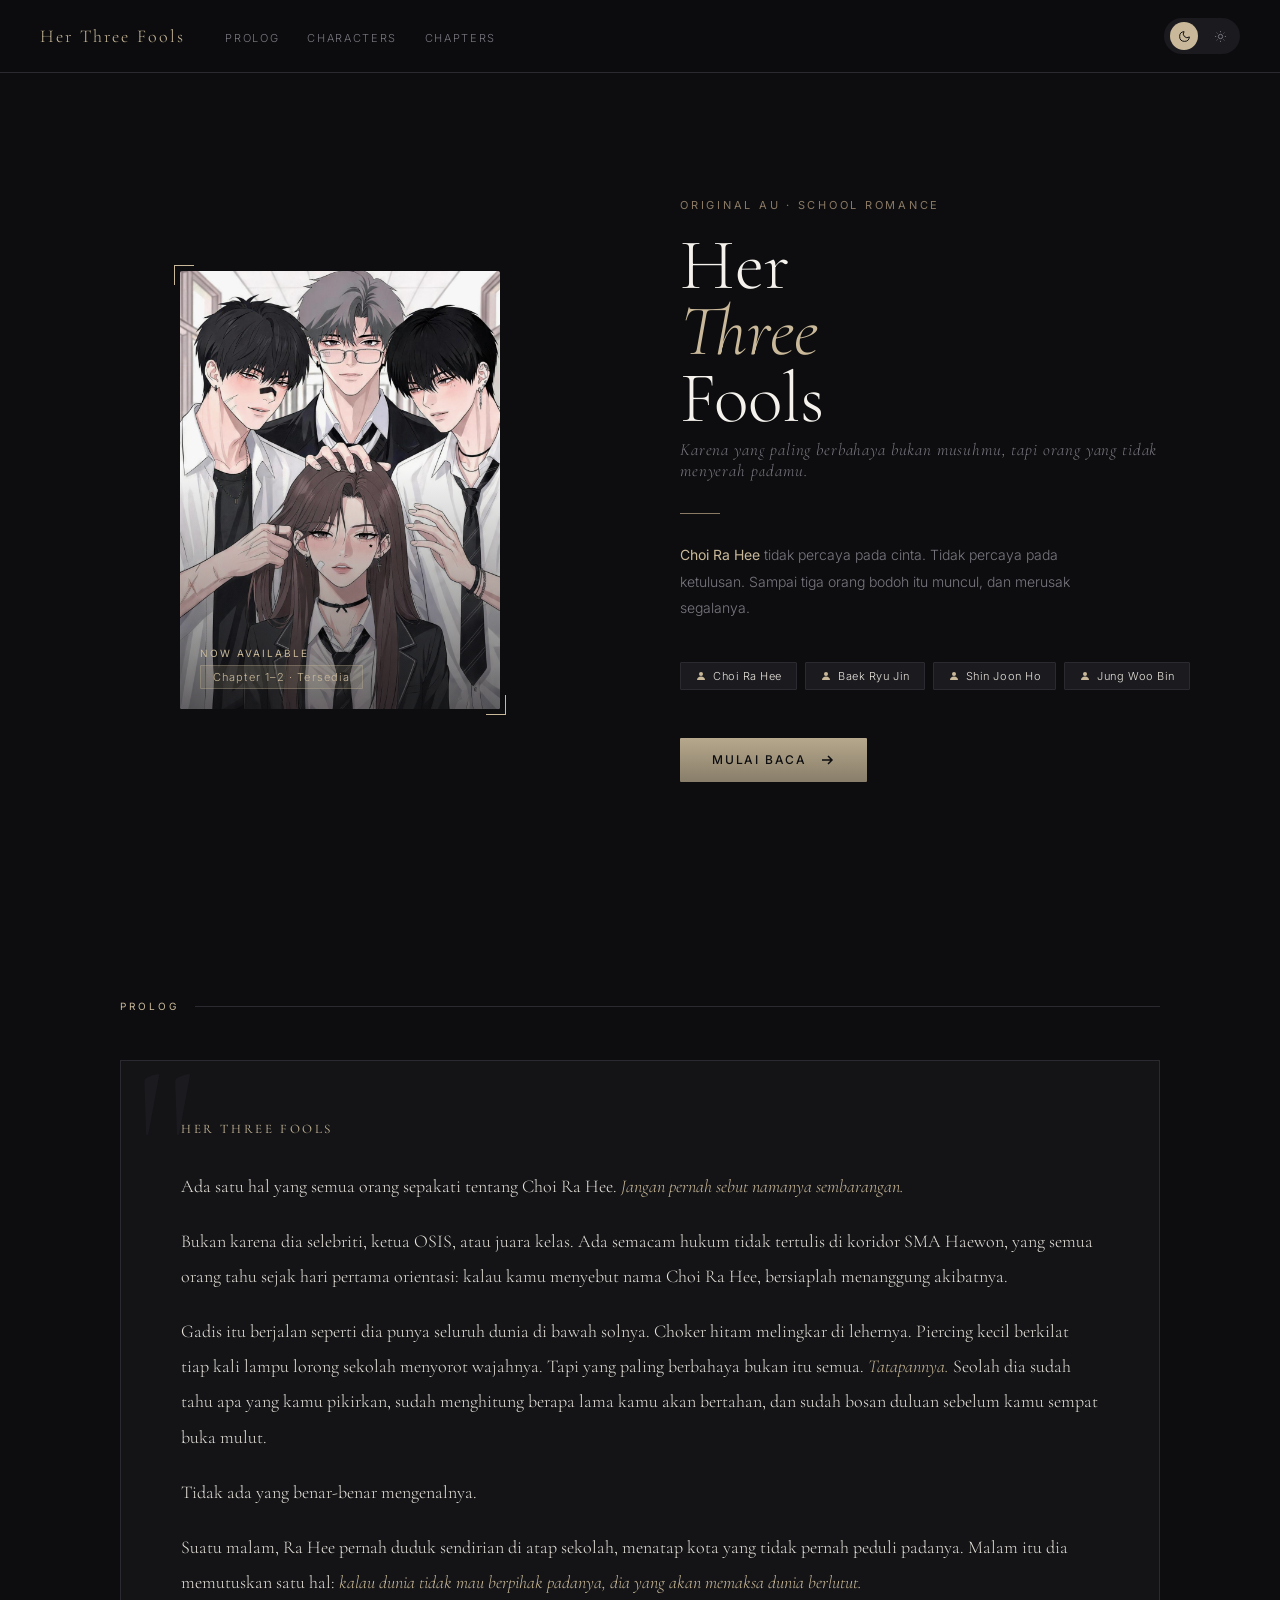
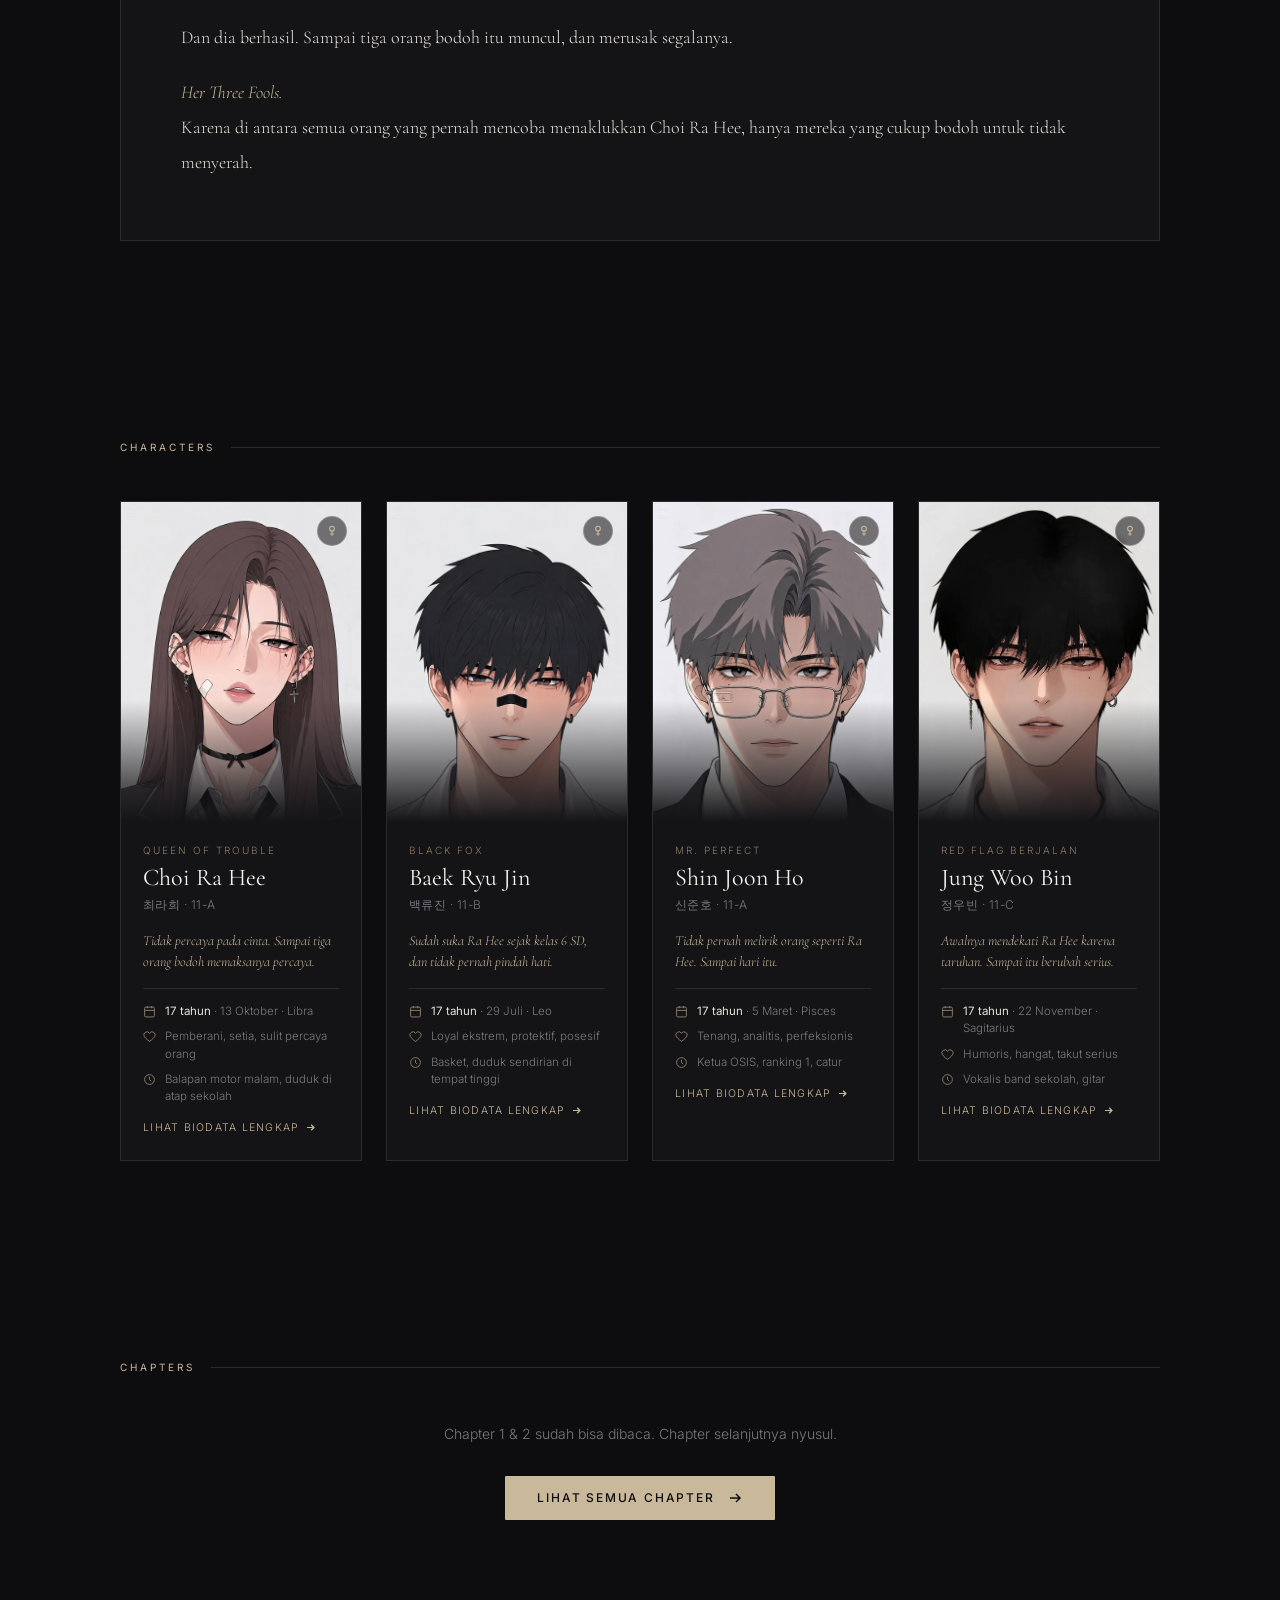
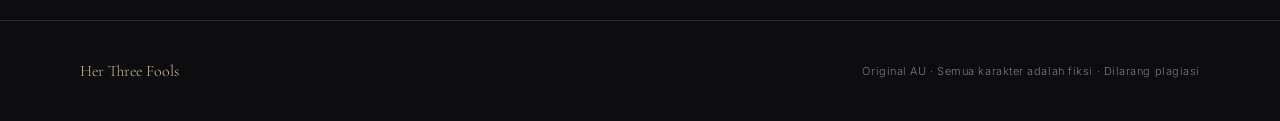
<file: index.html>
<!DOCTYPE html>
<html lang="id" data-theme="dark">

<head>
    <meta charset="UTF-8" />
    <meta name="viewport" content="width=device-width, initial-scale=1.0" />
    <title>Her Three Fools</title>
    <link
        href="https://fonts.googleapis.com/css2?family=Cormorant+Garamond:ital,wght@0,300;0,400;0,600;1,300;1,400&family=Inter:wght@300;400;500&display=swap"
        rel="stylesheet" />
    <link rel="stylesheet" href="assets/style.css" />
</head>

<body>

    <nav>
        <div class="nav-left">
            <a class="nav-logo" href="index.html">Her Three Fools</a>
            <ul class="nav-links">
                <li><a href="index.html#prolog">Prolog</a></li>
                <li><a href="index.html#characters">Characters</a></li>
                <li><a href="chapters.html">Chapters</a></li>
            </ul>
        </div>
        <div class="nav-right">
            <button class="theme-toggle" onclick="toggleTheme()" title="Ganti tema"
                style="cursor:pointer;border:none;font-family:'Inter',sans-serif;">
                <div class="toggle-icon" id="icon-dark">
                    <svg width="13" height="13" viewBox="0 0 24 24" fill="none" stroke="currentColor"
                        stroke-width="1.8">
                        <path d="M21 12.79A9 9 0 1111.21 3 7 7 0 0021 12.79z" /></svg>
                </div>
                <div class="toggle-icon" id="icon-light">
                    <svg width="13" height="13" viewBox="0 0 24 24" fill="none" stroke="currentColor"
                        stroke-width="1.8">
                        <circle cx="12" cy="12" r="4" />
                        <path
                            d="M12 2v2M12 20v2M4.93 4.93l1.41 1.41M17.66 17.66l1.41 1.41M2 12h2M20 12h2M6.34 17.66l-1.41 1.41M19.07 4.93l-1.41 1.41" />
                    </svg>
                </div>
            </button>
            <button class="hamburger-btn" onclick="openMobileMenu()" aria-label="Menu">
                <svg width="16" height="16" viewBox="0 0 24 24" fill="none" stroke="currentColor" stroke-width="1.8">
                    <path d="M3 6h18M3 12h18M3 18h18" /></svg>
            </button>
        </div>
    </nav>

    <div class="menu-overlay" id="menu-overlay" onclick="closeMobileMenu()"></div>
    <div class="mobile-menu" id="mobile-menu">
        <button class="mobile-close" onclick="closeMobileMenu()" aria-label="Tutup menu">
            <svg width="14" height="14" viewBox="0 0 24 24" fill="none" stroke="currentColor" stroke-width="1.8">
                <path d="M6 6l12 12M18 6L6 18" /></svg>
        </button>
        <a href="index.html#prolog">Prolog</a>
        <a href="index.html#characters">Characters</a>
        <a href="chapters.html">Chapters</a>
    </div>

    <section class="hero">
        <div class="hero-poster">
            <div class="poster-frame">
                <img src="poster.jpg" alt="Her Three Fools Poster" id="poster-img" />
                <div class="poster-overlay"></div>
                <div class="poster-label">
                    <div class="poster-tag">Now Available</div>
                    <div class="poster-chapter-badge">Chapter 1&ndash;2 &middot; Tersedia</div>
                </div>
            </div>
        </div>

        <div class="hero-text">
            <div class="hero-eyebrow">Original AU &middot; School Romance</div>
            <h1 class="hero-title">Her<br /><em>Three</em><br />Fools</h1>
            <p class="hero-subtitle">Karena yang paling berbahaya bukan musuhmu, tapi orang yang tidak menyerah
                padamu.</p>
            <div class="hero-divider"></div>
            <p class="hero-desc">
                <strong>Choi Ra Hee</strong> tidak percaya pada cinta. Tidak percaya pada ketulusan. Sampai tiga
                orang bodoh itu muncul, dan merusak segalanya.
            </p>
            <div class="cast-row">
                <a class="cast-chip" href="characters/choi-ra-hee.html"><svg width="12" height="12" viewBox="0 0 24 24"
                        fill="currentColor">
                        <circle cx="12" cy="8" r="4" />
                        <path d="M4 20c0-4.4 3.6-7 8-7s8 2.6 8 7" /></svg><span>Choi Ra Hee</span></a>
                <a class="cast-chip" href="characters/baek-ryu-jin.html"><svg width="12" height="12" viewBox="0 0 24 24"
                        fill="currentColor">
                        <circle cx="12" cy="8" r="4" />
                        <path d="M4 20c0-4.4 3.6-7 8-7s8 2.6 8 7" /></svg><span>Baek Ryu Jin</span></a>
                <a class="cast-chip" href="characters/shin-joon-ho.html"><svg width="12" height="12" viewBox="0 0 24 24"
                        fill="currentColor">
                        <circle cx="12" cy="8" r="4" />
                        <path d="M4 20c0-4.4 3.6-7 8-7s8 2.6 8 7" /></svg><span>Shin Joon Ho</span></a>
                <a class="cast-chip" href="characters/jung-woo-bin.html"><svg width="12" height="12" viewBox="0 0 24 24"
                        fill="currentColor">
                        <circle cx="12" cy="8" r="4" />
                        <path d="M4 20c0-4.4 3.6-7 8-7s8 2.6 8 7" /></svg><span>Jung Woo Bin</span></a>
            </div>
            <a class="btn-read" href="chapters.html">
                Mulai Baca
                <svg width="16" height="16" viewBox="0 0 16 16" fill="none" stroke="currentColor" stroke-width="1.5">
                    <path d="M3 8h10M9 4l4 4-4 4" />
                </svg>
            </a>
        </div>
    </section>

    <!-- PROLOG -->
    <section class="section" id="prolog">
        <div class="section-label"><span>Prolog</span></div>
        <div class="prolog-card">
            <div class="prolog-title">Her Three Fools</div>
            <div class="prolog-text">
                <p>Ada satu hal yang semua orang sepakati tentang Choi Ra Hee. <span class="highlight">Jangan
                        pernah sebut namanya sembarangan.</span></p>
                <p>Bukan karena dia selebriti, ketua OSIS, atau juara kelas. Ada semacam hukum
                    tidak tertulis di koridor SMA Haewon, yang semua orang tahu sejak hari pertama orientasi: kalau
                    kamu menyebut nama Choi Ra Hee, bersiaplah menanggung akibatnya.</p>
                <p>Gadis itu berjalan seperti dia punya seluruh dunia di bawah solnya. Choker hitam melingkar di
                    lehernya. Piercing kecil berkilat tiap kali lampu lorong sekolah menyorot wajahnya. Tapi yang
                    paling berbahaya bukan itu semua. <span class="highlight">Tatapannya.</span> Seolah dia sudah
                    tahu apa yang kamu pikirkan, sudah menghitung berapa lama kamu akan bertahan, dan sudah bosan
                    duluan sebelum kamu sempat buka mulut.</p>
                <p>Tidak ada yang benar-benar mengenalnya.</p>
                <p>Suatu malam, Ra Hee pernah duduk sendirian di atap sekolah, menatap kota yang tidak pernah
                    peduli padanya. Malam itu dia memutuskan satu hal: <span class="highlight">kalau dunia tidak mau
                        berpihak padanya, dia yang akan memaksa dunia berlutut.</span></p>
                <p>Dan dia berhasil. Sampai tiga orang bodoh itu muncul, dan merusak segalanya.</p>
                <p><span class="highlight">Her Three Fools.</span><br />Karena di antara semua orang yang pernah
                    mencoba menaklukkan Choi Ra Hee, hanya mereka yang cukup bodoh untuk tidak menyerah.</p>
            </div>
        </div>
    </section>

    <!-- CHARACTERS -->
    <section class="section" id="characters">
        <div class="section-label"><span>Characters</span></div>
        <div class="characters-grid">
            <a class="char-card" href="characters/choi-ra-hee.html">
                <div class="char-photo-wrap">
                    <img src="assets/images/choi-ra-hee.jpg" alt="Choi Ra Hee" />
                    <div class="char-photo-fade"></div>
                    <div class="char-icon-badge" title="Cast"><svg width="14" height="14" viewBox="0 0 24 24"
                            fill="none" stroke="currentColor" stroke-width="1.8">
                            <circle cx="12" cy="8" r="4" />
                            <path d="M12 12v8M9 17h6" /></svg></div>
                </div>
                <div class="char-body">
                    <div class="char-alias">Queen of Trouble</div>
                    <div class="char-name">Choi Ra Hee</div>
                    <div class="char-name-kr">최라희 · 11-A</div>
                    <p class="char-tagline">Tidak percaya pada cinta. Sampai tiga orang bodoh memaksanya percaya.</p>
                    <div class="char-meta-list">
                        <div class="char-meta-row"><svg width="13" height="13" viewBox="0 0 24 24" fill="none"
                                stroke="currentColor" stroke-width="1.8">
                                <rect x="3" y="4" width="18" height="18" rx="2" />
                                <path d="M16 2v4M8 2v4M3 10h18" /></svg><span><b>17 tahun</b> · 13 Oktober ·
                                Libra</span></div>
                        <div class="char-meta-row"><svg width="13" height="13" viewBox="0 0 24 24" fill="none"
                                stroke="currentColor" stroke-width="1.8">
                                <path
                                    d="M12 21s-7-4.6-9.5-9A5.5 5.5 0 0112 6a5.5 5.5 0 019.5 6c-2.5 4.4-9.5 9-9.5 9z" />
                            </svg><span>Pemberani, setia, sulit percaya orang</span></div>
                        <div class="char-meta-row"><svg width="13" height="13" viewBox="0 0 24 24" fill="none"
                                stroke="currentColor" stroke-width="1.8">
                                <circle cx="12" cy="12" r="9" />
                                <path d="M12 7v5l3 3" /></svg><span>Balapan motor malam, duduk di atap sekolah</span>
                        </div>
                    </div>
                    <div class="char-more-link">Lihat biodata lengkap <svg width="11" height="11" viewBox="0 0 16 16"
                            fill="none" stroke="currentColor" stroke-width="1.8">
                            <path d="M3 8h10M9 4l4 4-4 4" /></svg></div>
                </div>
            </a>
            <a class="char-card" href="characters/baek-ryu-jin.html">
                <div class="char-photo-wrap">
                    <img src="assets/images/baek-ryu-jin.jpg" alt="Baek Ryu Jin" />
                    <div class="char-photo-fade"></div>
                    <div class="char-icon-badge" title="Cast"><svg width="14" height="14" viewBox="0 0 24 24"
                            fill="none" stroke="currentColor" stroke-width="1.8">
                            <circle cx="12" cy="8" r="4" />
                            <path d="M12 12v8M9 17h6" /></svg></div>
                </div>
                <div class="char-body">
                    <div class="char-alias">Black Fox</div>
                    <div class="char-name">Baek Ryu Jin</div>
                    <div class="char-name-kr">백류진 · 11-B</div>
                    <p class="char-tagline">Sudah suka Ra Hee sejak kelas 6 SD, dan tidak pernah pindah hati.</p>
                    <div class="char-meta-list">
                        <div class="char-meta-row"><svg width="13" height="13" viewBox="0 0 24 24" fill="none"
                                stroke="currentColor" stroke-width="1.8">
                                <rect x="3" y="4" width="18" height="18" rx="2" />
                                <path d="M16 2v4M8 2v4M3 10h18" /></svg><span><b>17 tahun</b> · 29 Juli · Leo</span>
                        </div>
                        <div class="char-meta-row"><svg width="13" height="13" viewBox="0 0 24 24" fill="none"
                                stroke="currentColor" stroke-width="1.8">
                                <path
                                    d="M12 21s-7-4.6-9.5-9A5.5 5.5 0 0112 6a5.5 5.5 0 019.5 6c-2.5 4.4-9.5 9-9.5 9z" />
                            </svg><span>Loyal ekstrem, protektif, posesif</span></div>
                        <div class="char-meta-row"><svg width="13" height="13" viewBox="0 0 24 24" fill="none"
                                stroke="currentColor" stroke-width="1.8">
                                <circle cx="12" cy="12" r="9" />
                                <path d="M12 7v5l3 3" /></svg><span>Basket, duduk sendirian di tempat tinggi</span>
                        </div>
                    </div>
                    <div class="char-more-link">Lihat biodata lengkap <svg width="11" height="11" viewBox="0 0 16 16"
                            fill="none" stroke="currentColor" stroke-width="1.8">
                            <path d="M3 8h10M9 4l4 4-4 4" /></svg></div>
                </div>
            </a>
            <a class="char-card" href="characters/shin-joon-ho.html">
                <div class="char-photo-wrap">
                    <img src="assets/images/shin-joon-ho.jpg" alt="Shin Joon Ho" />
                    <div class="char-photo-fade"></div>
                    <div class="char-icon-badge" title="Cast"><svg width="14" height="14" viewBox="0 0 24 24"
                            fill="none" stroke="currentColor" stroke-width="1.8">
                            <circle cx="12" cy="8" r="4" />
                            <path d="M12 12v8M9 17h6" /></svg></div>
                </div>
                <div class="char-body">
                    <div class="char-alias">Mr. Perfect</div>
                    <div class="char-name">Shin Joon Ho</div>
                    <div class="char-name-kr">신준호 · 11-A</div>
                    <p class="char-tagline">Tidak pernah melirik orang seperti Ra Hee. Sampai hari itu.</p>
                    <div class="char-meta-list">
                        <div class="char-meta-row"><svg width="13" height="13" viewBox="0 0 24 24" fill="none"
                                stroke="currentColor" stroke-width="1.8">
                                <rect x="3" y="4" width="18" height="18" rx="2" />
                                <path d="M16 2v4M8 2v4M3 10h18" /></svg><span><b>17 tahun</b> · 5 Maret · Pisces</span>
                        </div>
                        <div class="char-meta-row"><svg width="13" height="13" viewBox="0 0 24 24" fill="none"
                                stroke="currentColor" stroke-width="1.8">
                                <path
                                    d="M12 21s-7-4.6-9.5-9A5.5 5.5 0 0112 6a5.5 5.5 0 019.5 6c-2.5 4.4-9.5 9-9.5 9z" />
                            </svg><span>Tenang, analitis, perfeksionis</span></div>
                        <div class="char-meta-row"><svg width="13" height="13" viewBox="0 0 24 24" fill="none"
                                stroke="currentColor" stroke-width="1.8">
                                <circle cx="12" cy="12" r="9" />
                                <path d="M12 7v5l3 3" /></svg><span>Ketua OSIS, ranking 1, catur</span></div>
                    </div>
                    <div class="char-more-link">Lihat biodata lengkap <svg width="11" height="11" viewBox="0 0 16 16"
                            fill="none" stroke="currentColor" stroke-width="1.8">
                            <path d="M3 8h10M9 4l4 4-4 4" /></svg></div>
                </div>
            </a>
            <a class="char-card" href="characters/jung-woo-bin.html">
                <div class="char-photo-wrap">
                    <img src="assets/images/jung-woo-bin.jpg" alt="Jung Woo Bin" />
                    <div class="char-photo-fade"></div>
                    <div class="char-icon-badge" title="Cast"><svg width="14" height="14" viewBox="0 0 24 24"
                            fill="none" stroke="currentColor" stroke-width="1.8">
                            <circle cx="12" cy="8" r="4" />
                            <path d="M12 12v8M9 17h6" /></svg></div>
                </div>
                <div class="char-body">
                    <div class="char-alias">Red Flag Berjalan</div>
                    <div class="char-name">Jung Woo Bin</div>
                    <div class="char-name-kr">정우빈 · 11-C</div>
                    <p class="char-tagline">Awalnya mendekati Ra Hee karena taruhan. Sampai itu berubah serius.</p>
                    <div class="char-meta-list">
                        <div class="char-meta-row"><svg width="13" height="13" viewBox="0 0 24 24" fill="none"
                                stroke="currentColor" stroke-width="1.8">
                                <rect x="3" y="4" width="18" height="18" rx="2" />
                                <path d="M16 2v4M8 2v4M3 10h18" /></svg><span><b>17 tahun</b> · 22 November ·
                                Sagitarius</span></div>
                        <div class="char-meta-row"><svg width="13" height="13" viewBox="0 0 24 24" fill="none"
                                stroke="currentColor" stroke-width="1.8">
                                <path
                                    d="M12 21s-7-4.6-9.5-9A5.5 5.5 0 0112 6a5.5 5.5 0 019.5 6c-2.5 4.4-9.5 9-9.5 9z" />
                            </svg><span>Humoris, hangat, takut serius</span></div>
                        <div class="char-meta-row"><svg width="13" height="13" viewBox="0 0 24 24" fill="none"
                                stroke="currentColor" stroke-width="1.8">
                                <circle cx="12" cy="12" r="9" />
                                <path d="M12 7v5l3 3" /></svg><span>Vokalis band sekolah, gitar</span></div>
                    </div>
                    <div class="char-more-link">Lihat biodata lengkap <svg width="11" height="11" viewBox="0 0 16 16"
                            fill="none" stroke="currentColor" stroke-width="1.8">
                            <path d="M3 8h10M9 4l4 4-4 4" /></svg></div>
                </div>
            </a>
        </div>
    </section>

    <!-- CTA KE HALAMAN CHAPTERS -->
    <section class="section" id="chapters-cta" style="text-align:center;">
        <div class="section-label"><span>Chapters</span></div>
        <p class="hero-desc" style="max-width:480px;margin:0 auto 28px;">
            Chapter 1 &amp; 2 sudah bisa dibaca. Chapter selanjutnya nyusul.
        </p>
        <a class="btn-read" href="chapters.html">
            Lihat Semua Chapter
            <svg width="16" height="16" viewBox="0 0 16 16" fill="none" stroke="currentColor" stroke-width="1.5">
                <path d="M3 8h10M9 4l4 4-4 4" />
            </svg>
        </a>
    </section>

    <footer>
        <div class="footer-title">Her Three Fools</div>
        <div class="footer-note">Original AU &middot; Semua karakter adalah fiksi &middot; Dilarang plagiasi</div>
    </footer>

    <script src="assets/site.js"></script>
    <script>
        const img = document.getElementById('poster-img');
        img.onerror = function () {
            this.style.display = 'none';
            const ph = document.createElement('div');
            ph.style.cssText =
                'width:100%;aspect-ratio:2/3;background:var(--surface2);display:flex;flex-direction:column;align-items:center;justify-content:center;gap:12px;border-radius:2px;color:var(--border);';
            ph.innerHTML =
                `<svg width="32" height="32" viewBox="0 0 24 24" fill="none" stroke="currentColor" stroke-width="1"><rect x="3" y="3" width="18" height="18" rx="1"/><circle cx="8.5" cy="8.5" r="1.5"/><path d="M21 15l-5-5L5 21"/></svg><span style="font-size:11px;letter-spacing:0.1em;text-transform:uppercase;font-family:'Inter',sans-serif">Poster</span>`;
            this.parentElement.insertBefore(ph, this.parentElement.querySelector('.poster-overlay'));
        };
    </script>
</body>

</html>
</file>
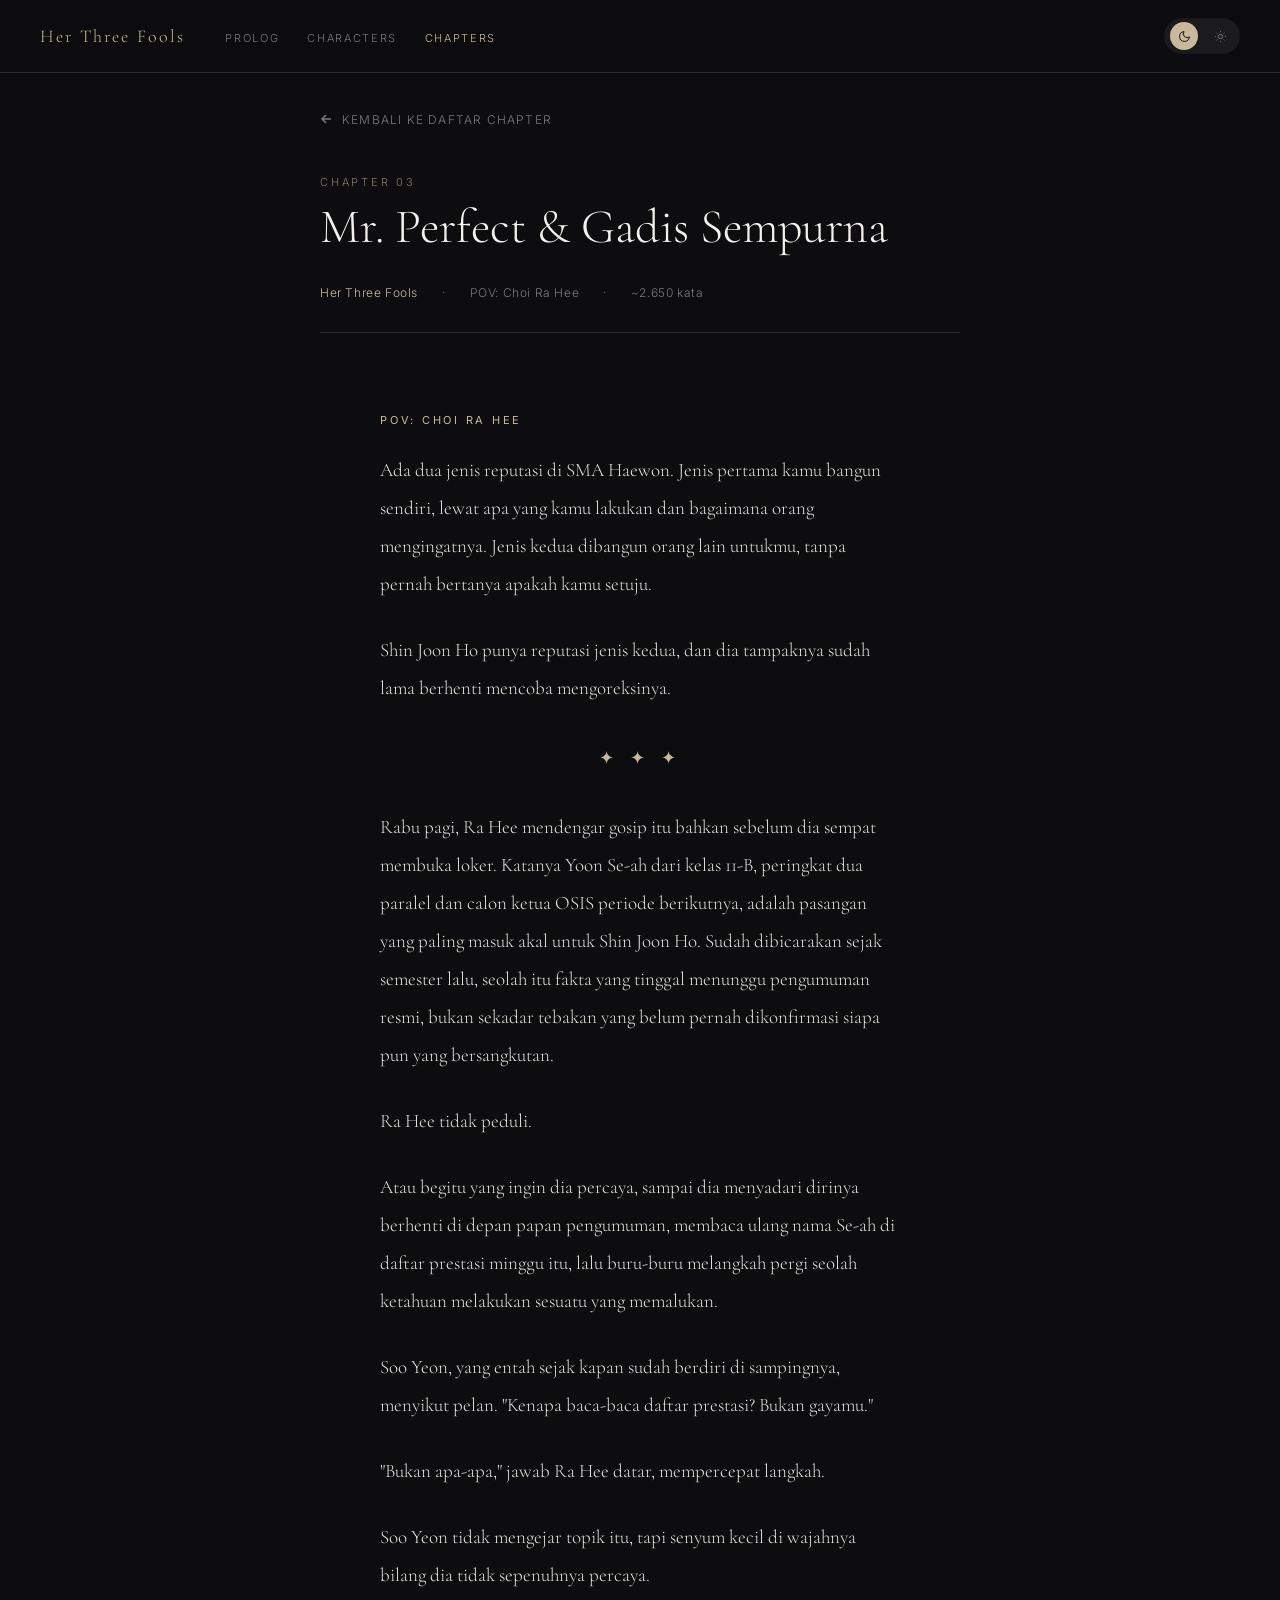
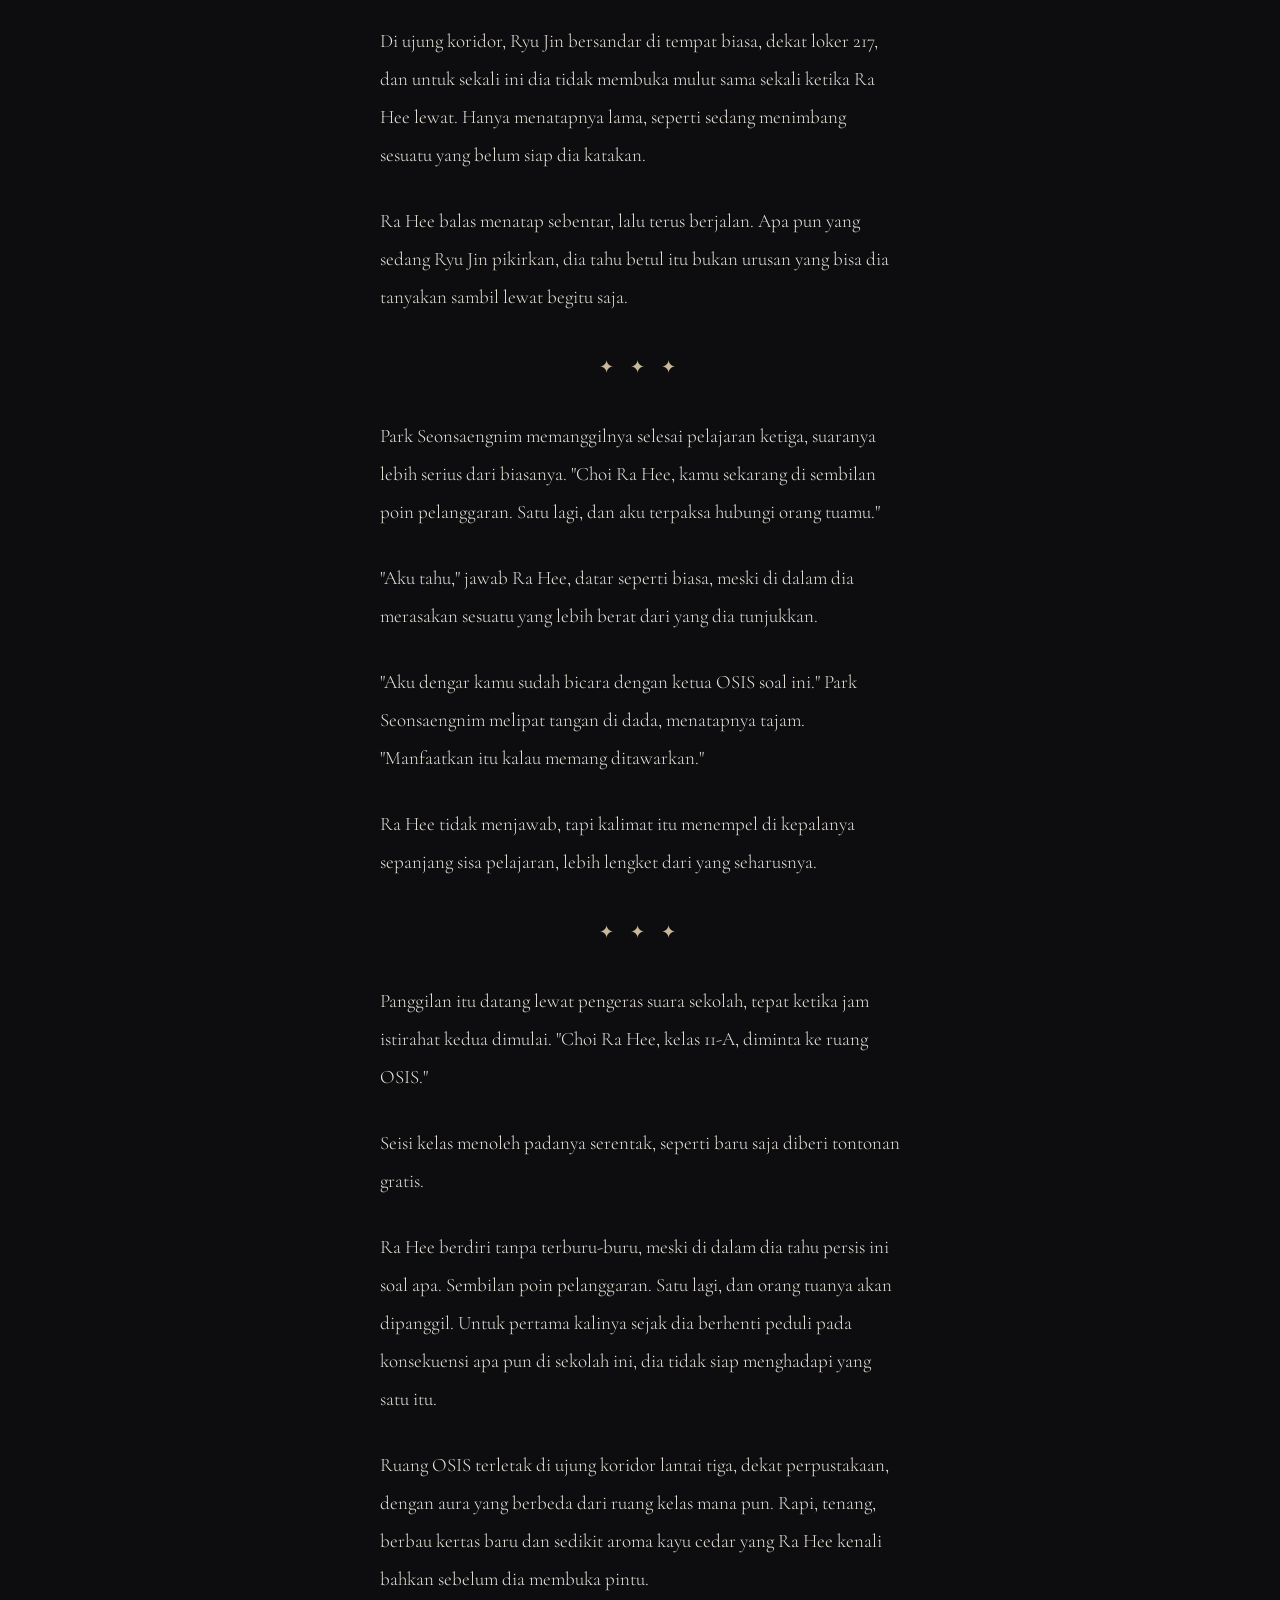
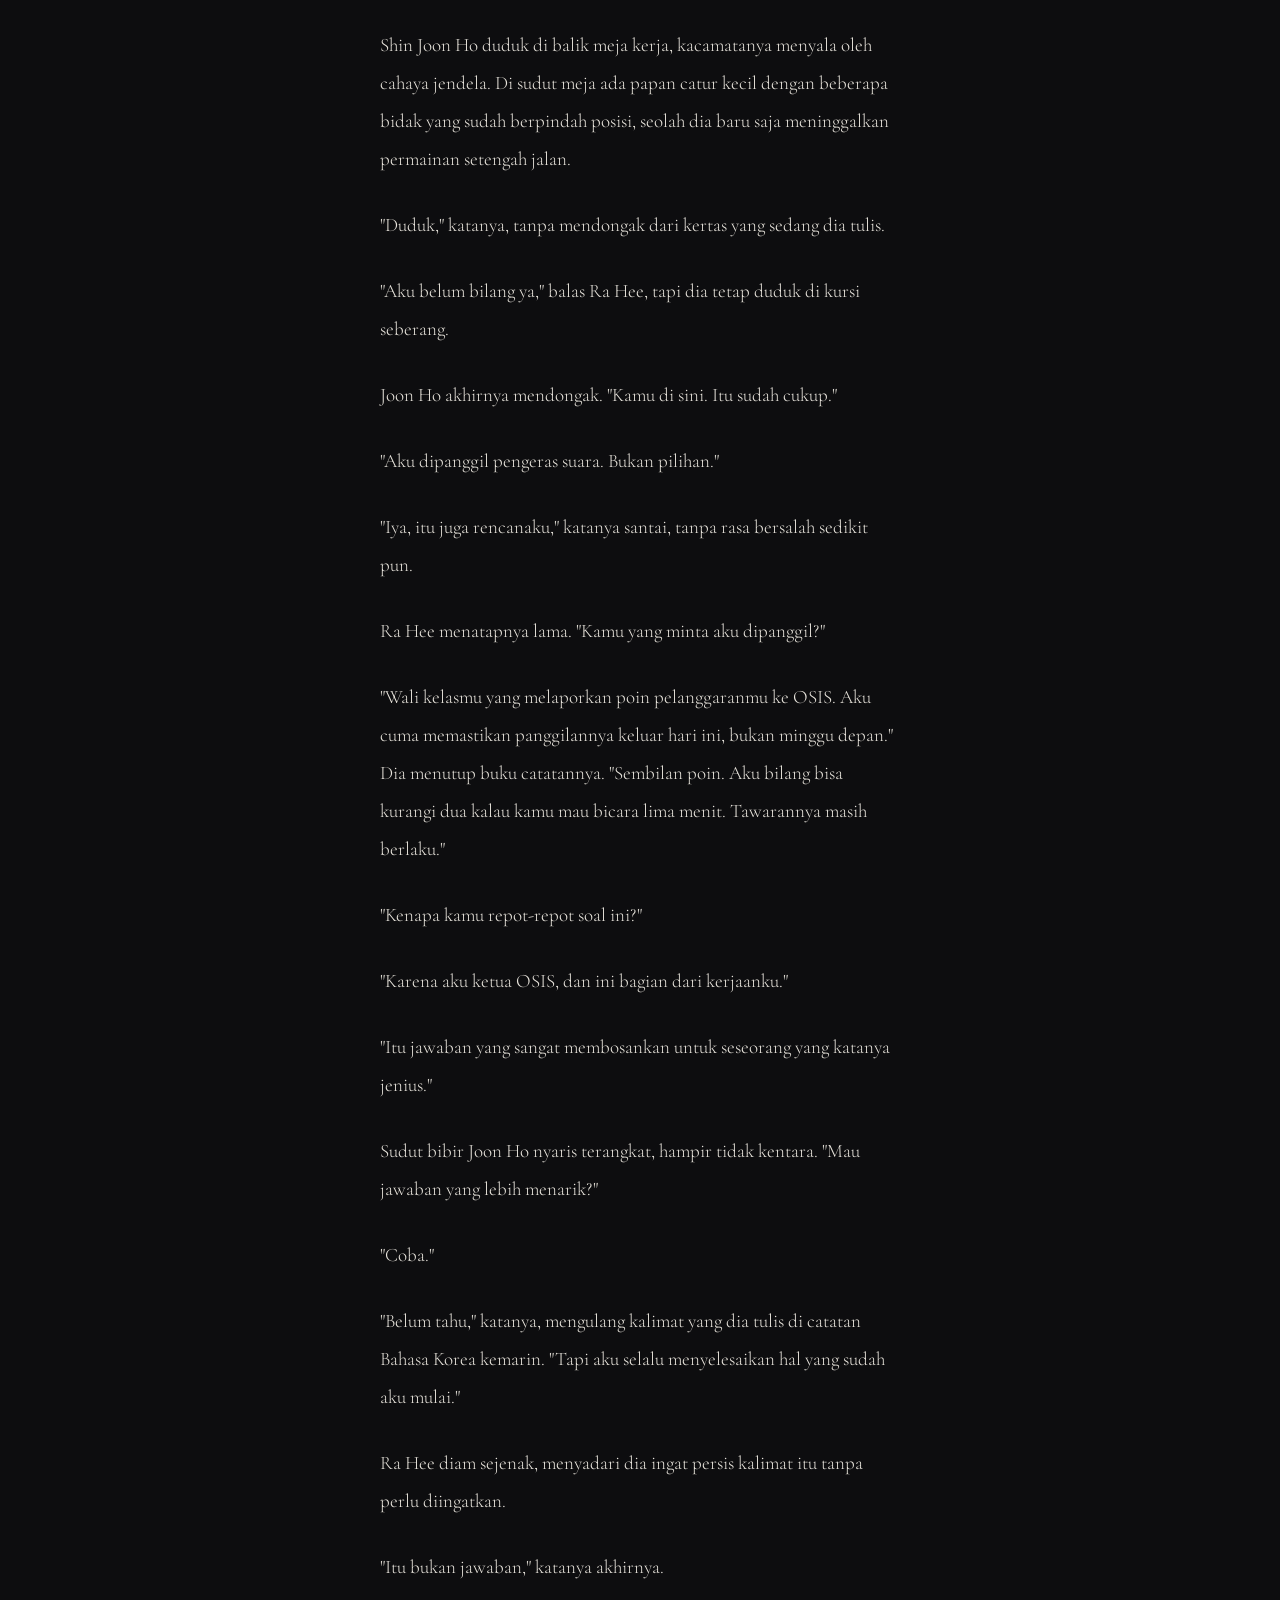
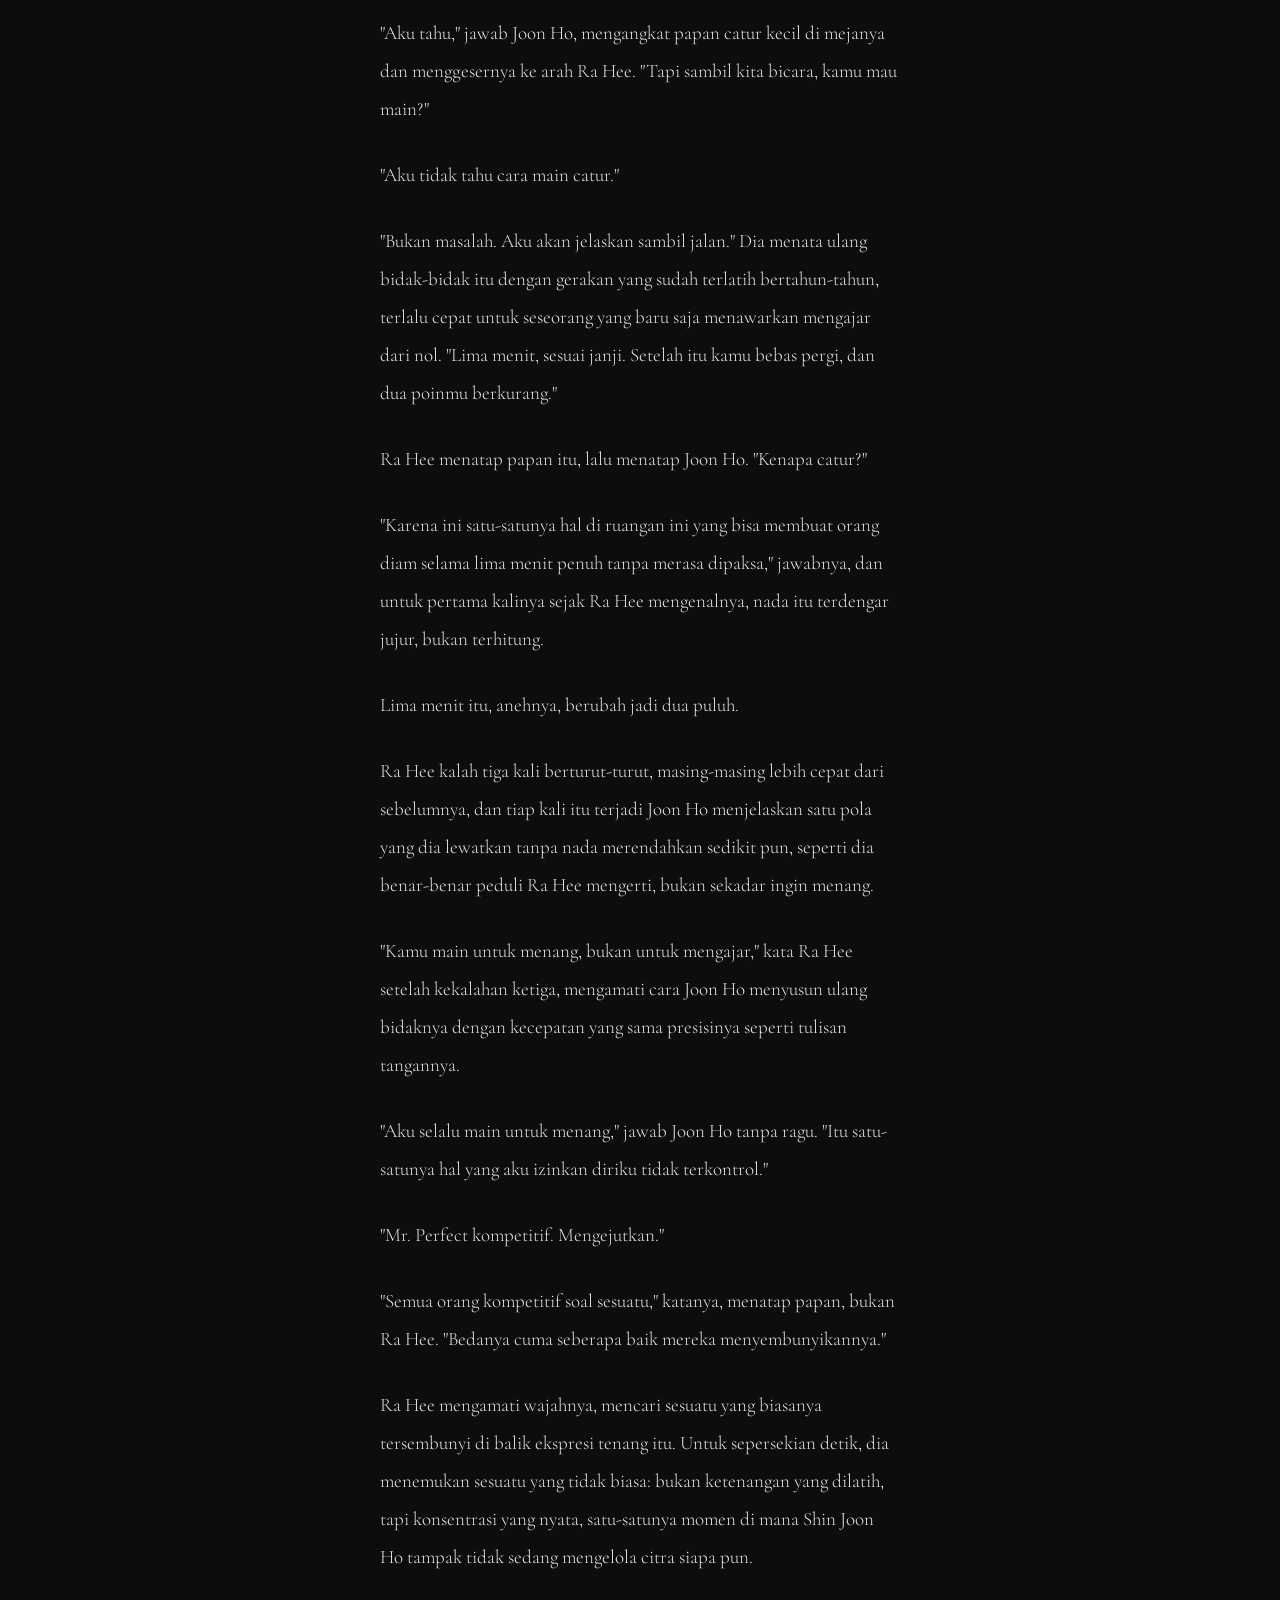
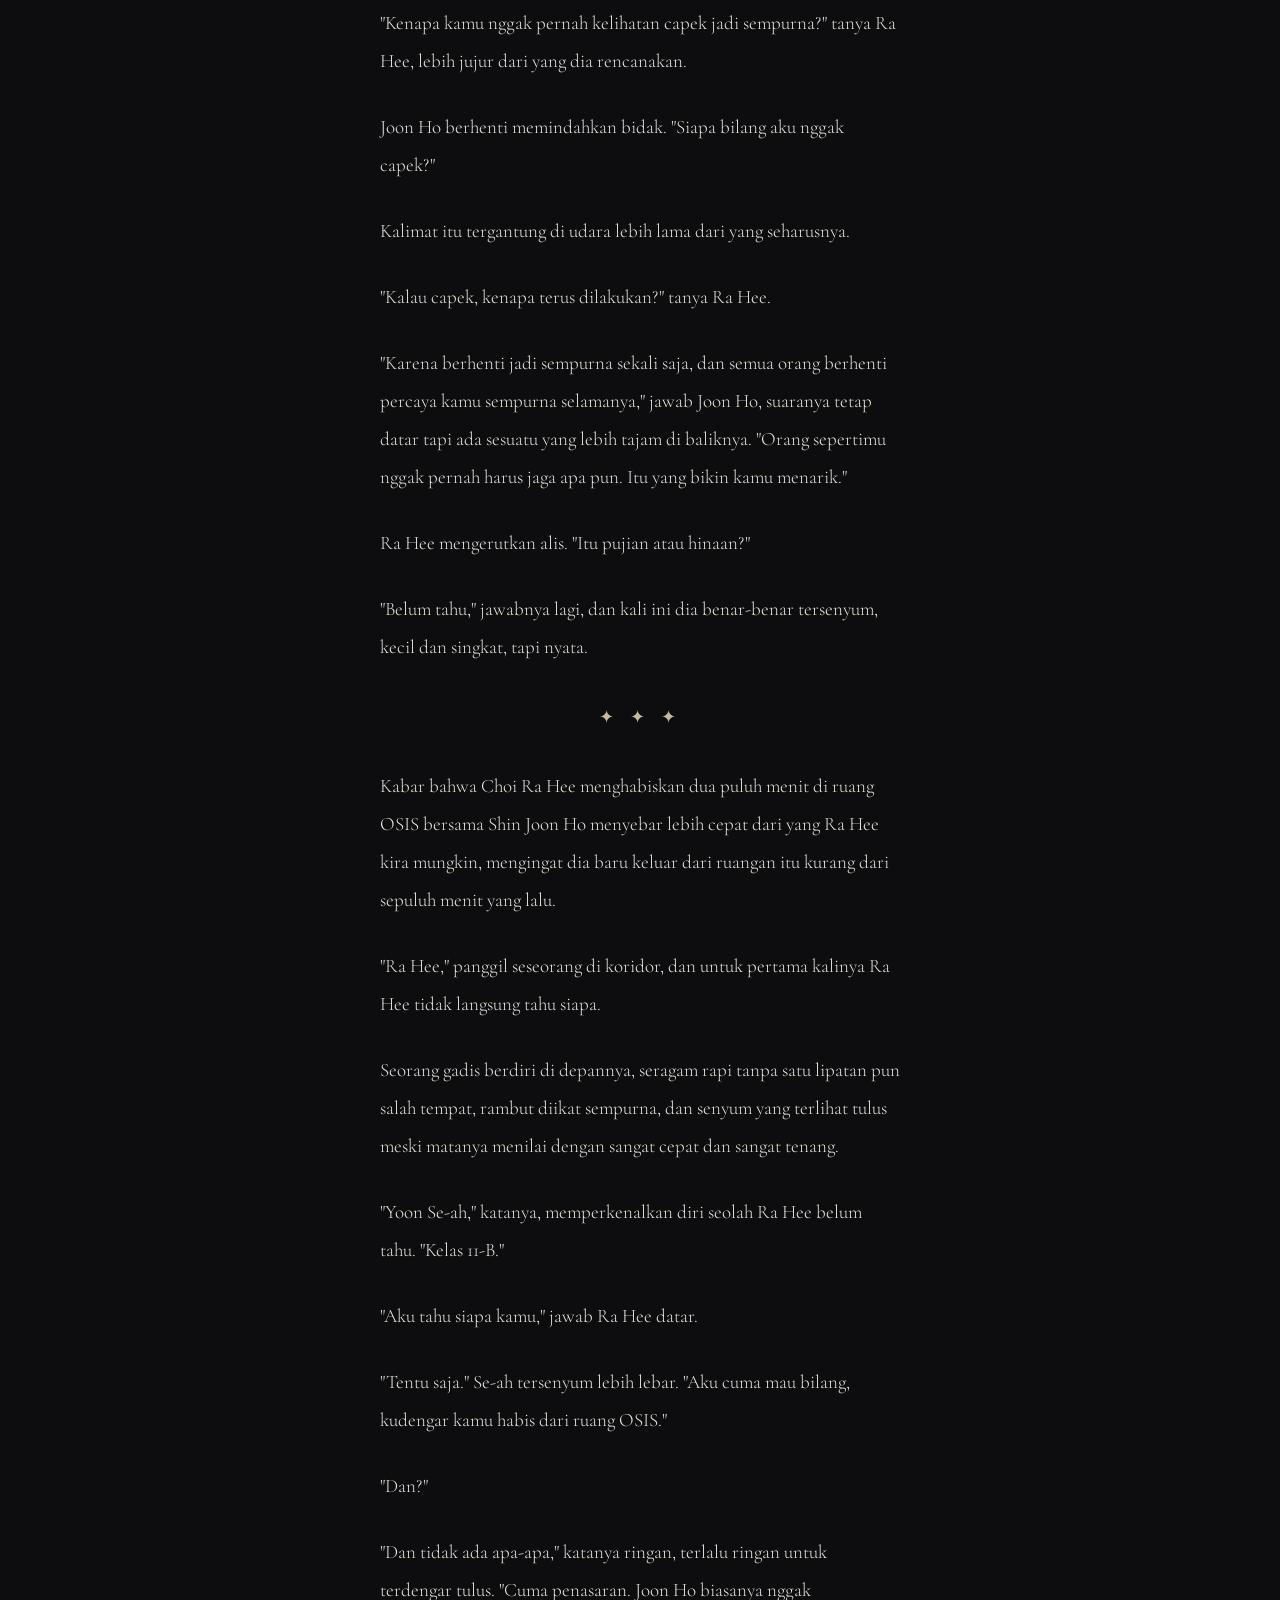
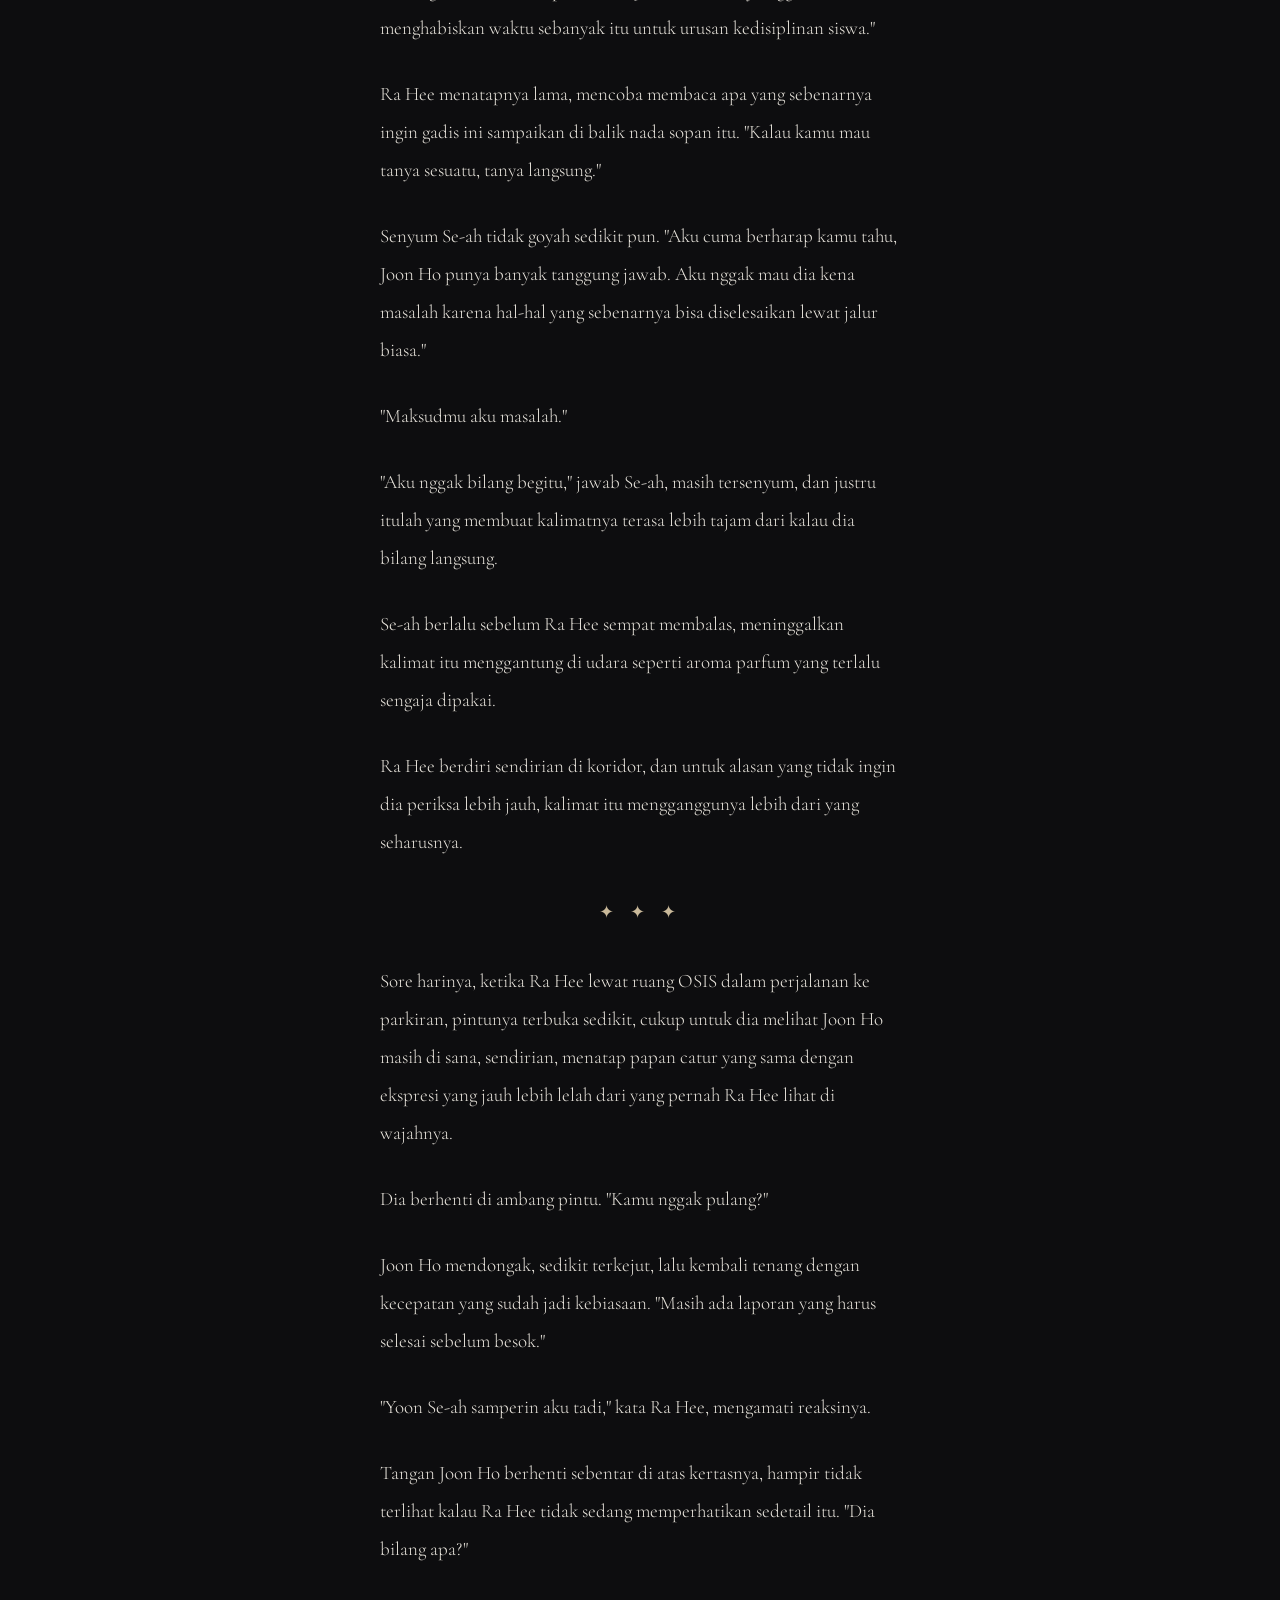
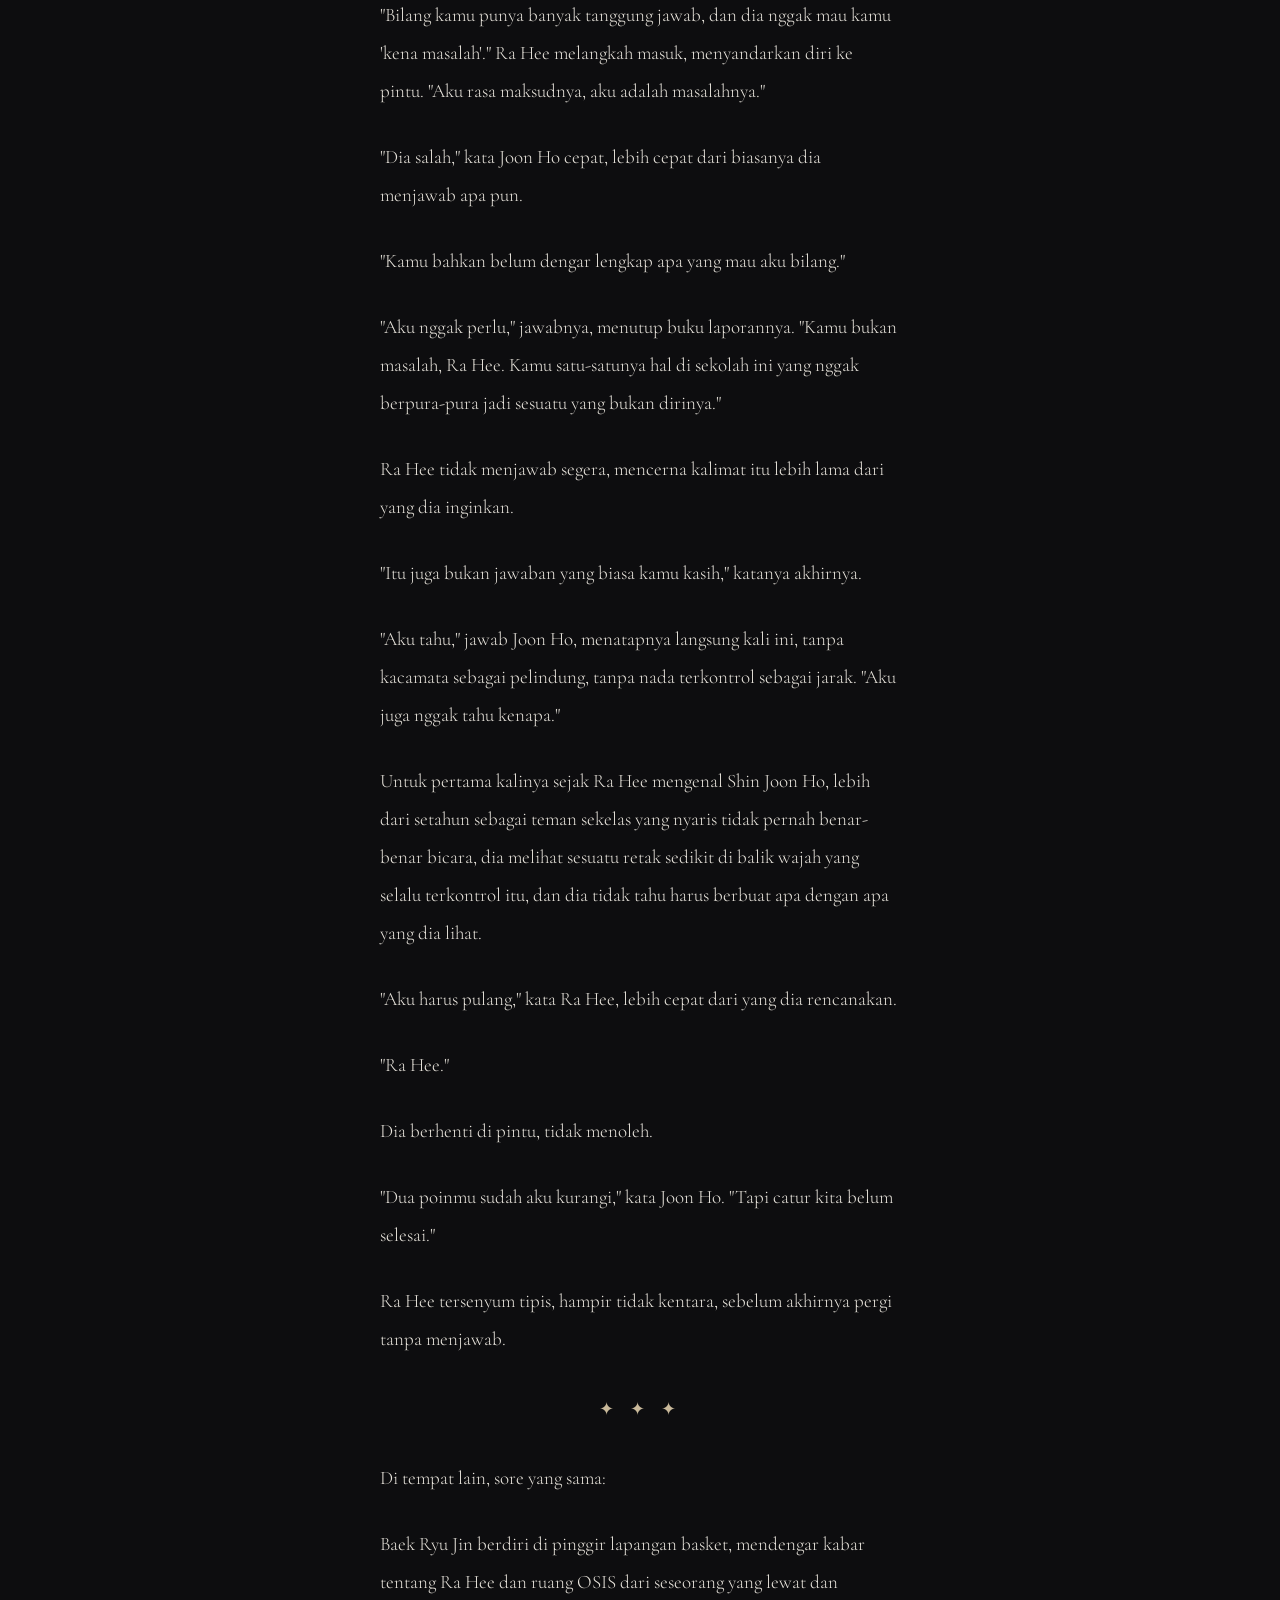
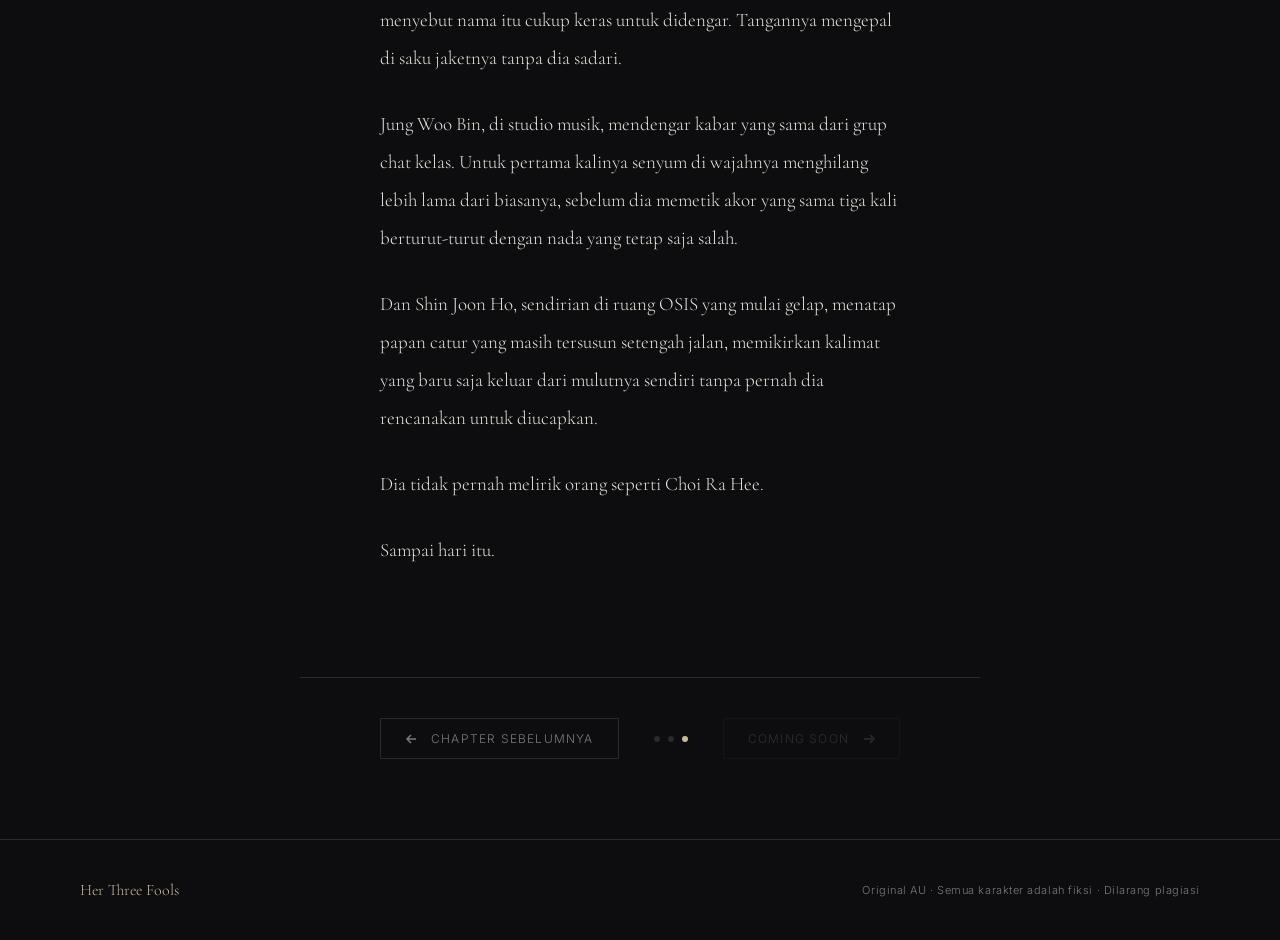
<file: chapter-3.html>
<!DOCTYPE html>
<html lang="id" data-theme="dark">

<head>
    <meta charset="UTF-8" />
    <meta name="viewport" content="width=device-width, initial-scale=1.0" />
    <title>Chapter 03 &mdash; Mr. Perfect &amp; Gadis Sempurna | Her Three Fools</title>
    <link
        href="https://fonts.googleapis.com/css2?family=Cormorant+Garamond:ital,wght@0,300;0,400;0,600;1,300;1,400&family=Inter:wght@300;400;500&display=swap"
        rel="stylesheet" />
    <link rel="stylesheet" href="assets/style.css" />
</head>

<body>

    <nav>
        <div class="nav-left">
            <a class="nav-logo" href="index.html">Her Three Fools</a>
            <ul class="nav-links">
                <li><a href="index.html#prolog">Prolog</a></li>
                <li><a href="index.html#characters">Characters</a></li>
                <li><a href="index.html#chapters" class="current">Chapters</a></li>
            </ul>
        </div>
        <div class="nav-right">
            <button class="theme-toggle" onclick="toggleTheme()" title="Ganti tema"
                style="cursor:pointer;border:none;font-family:'Inter',sans-serif;">
                <div class="toggle-icon" id="icon-dark">
                    <svg width="13" height="13" viewBox="0 0 24 24" fill="none" stroke="currentColor"
                        stroke-width="1.8">
                        <path d="M21 12.79A9 9 0 1111.21 3 7 7 0 0021 12.79z" /></svg>
                </div>
                <div class="toggle-icon" id="icon-light">
                    <svg width="13" height="13" viewBox="0 0 24 24" fill="none" stroke="currentColor"
                        stroke-width="1.8">
                        <circle cx="12" cy="12" r="4" />
                        <path
                            d="M12 2v2M12 20v2M4.93 4.93l1.41 1.41M17.66 17.66l1.41 1.41M2 12h2M20 12h2M6.34 17.66l-1.41 1.41M19.07 4.93l-1.41 1.41" />
                    </svg>
                </div>
            </button>
            <button class="hamburger-btn" onclick="openMobileMenu()" aria-label="Menu">
                <svg width="16" height="16" viewBox="0 0 24 24" fill="none" stroke="currentColor" stroke-width="1.8">
                    <path d="M3 6h18M3 12h18M3 18h18" /></svg>
            </button>
        </div>
    </nav>

    <div class="menu-overlay" id="menu-overlay" onclick="closeMobileMenu()"></div>
    <div class="mobile-menu" id="mobile-menu">
        <button class="mobile-close" onclick="closeMobileMenu()" aria-label="Tutup menu">
            <svg width="14" height="14" viewBox="0 0 24 24" fill="none" stroke="currentColor" stroke-width="1.8">
                <path d="M6 6l12 12M18 6L6 18" /></svg>
        </button>
        <a href="index.html#prolog">Prolog</a>
        <a href="index.html#characters">Characters</a>
        <a href="index.html#chapters" class="current">Chapters</a>
    </div>

    <div class="reader-header">
        <a class="reader-back" href="chapters.html">
            <svg width="14" height="14" viewBox="0 0 14 14" fill="none" stroke="currentColor" stroke-width="1.5">
                <path d="M11 7H3M6 3L2 7l4 4" />
            </svg>
            Kembali ke Daftar Chapter
        </a>
        <div class="reader-chapter-label">Chapter 03</div>
        <h1 class="reader-title">Mr. Perfect &amp; Gadis Sempurna</h1>
        <div class="reader-meta">
            <span>Her Three Fools</span>
            <span>&middot;</span>
            <span>POV: Choi Ra Hee</span>
            <span>&middot;</span>
            <span>~2.650 kata</span>
        </div>
    </div>

    <div class="reader-body">
        <div class="pov">POV: Choi Ra Hee</div>
        <p>Ada dua jenis reputasi di SMA Haewon. Jenis pertama kamu bangun sendiri, lewat apa yang kamu lakukan dan
            bagaimana orang mengingatnya. Jenis kedua dibangun orang lain untukmu, tanpa pernah bertanya apakah kamu
            setuju.</p>
        <p>Shin Joon Ho punya reputasi jenis kedua, dan dia tampaknya sudah lama berhenti mencoba mengoreksinya.</p>
        <div class="scene-break">✦ ✦ ✦</div>
        <!-- <p class="scene-img-placeholder">[ISI GAMBAR LATAR: koridor sekolah pagi hari, papan pengumuman di dinding]</p> -->
        <p>Rabu pagi, Ra Hee mendengar gosip itu bahkan sebelum dia sempat membuka loker. Katanya Yoon Se-ah dari
            kelas 11-B, peringkat dua paralel dan calon ketua OSIS periode berikutnya, adalah pasangan yang paling
            masuk akal untuk Shin Joon Ho. Sudah dibicarakan sejak semester lalu, seolah itu fakta yang tinggal
            menunggu pengumuman resmi, bukan sekadar tebakan yang belum pernah dikonfirmasi siapa pun yang
            bersangkutan.</p>
        <p>Ra Hee tidak peduli.</p>
        <p>Atau begitu yang ingin dia percaya, sampai dia menyadari dirinya berhenti di depan papan pengumuman,
            membaca ulang nama Se-ah di daftar prestasi minggu itu, lalu buru-buru melangkah pergi seolah ketahuan
            melakukan sesuatu yang memalukan.</p>
        <p>Soo Yeon, yang entah sejak kapan sudah berdiri di sampingnya, menyikut pelan. "Kenapa baca-baca daftar
            prestasi? Bukan gayamu."</p>
        <p>"Bukan apa-apa," jawab Ra Hee datar, mempercepat langkah.</p>
        <p>Soo Yeon tidak mengejar topik itu, tapi senyum kecil di wajahnya bilang dia tidak sepenuhnya percaya.</p>
        <p>Di ujung koridor, Ryu Jin bersandar di tempat biasa, dekat loker 217, dan untuk sekali ini dia tidak
            membuka mulut sama sekali ketika Ra Hee lewat. Hanya menatapnya lama, seperti sedang menimbang sesuatu
            yang belum siap dia katakan.</p>
        <p>Ra Hee balas menatap sebentar, lalu terus berjalan. Apa pun yang sedang Ryu Jin pikirkan, dia tahu betul
            itu bukan urusan yang bisa dia tanyakan sambil lewat begitu saja.</p>
        <div class="scene-break">✦ ✦ ✦</div>
        <!-- <p class="scene-img-placeholder">[ISI GAMBAR LATAR: ruang kelas 11-A, jam pelajaran siang]</p> -->
        <p>Park Seonsaengnim memanggilnya selesai pelajaran ketiga, suaranya lebih serius dari biasanya. "Choi Ra
            Hee, kamu sekarang di sembilan poin pelanggaran. Satu lagi, dan aku terpaksa hubungi orang tuamu."</p>
        <p>"Aku tahu," jawab Ra Hee, datar seperti biasa, meski di dalam dia merasakan sesuatu yang lebih berat dari
            yang dia tunjukkan.</p>
        <p>"Aku dengar kamu sudah bicara dengan ketua OSIS soal ini." Park Seonsaengnim melipat tangan di dada,
            menatapnya tajam. "Manfaatkan itu kalau memang ditawarkan."</p>
        <p>Ra Hee tidak menjawab, tapi kalimat itu menempel di kepalanya sepanjang sisa pelajaran, lebih lengket dari
            yang seharusnya.</p>
        <div class="scene-break">✦ ✦ ✦</div>
        <!-- <p class="scene-img-placeholder">[ISI GAMBAR LATAR: ruang OSIS, siang hari, papan catur di sudut meja]</p> -->
        <p>Panggilan itu datang lewat pengeras suara sekolah, tepat ketika jam istirahat kedua dimulai. "Choi Ra Hee,
            kelas 11-A, diminta ke ruang OSIS."</p>
        <p>Seisi kelas menoleh padanya serentak, seperti baru saja diberi tontonan gratis.</p>
        <p>Ra Hee berdiri tanpa terburu-buru, meski di dalam dia tahu persis ini soal apa. Sembilan poin pelanggaran.
            Satu lagi, dan orang tuanya akan dipanggil. Untuk pertama kalinya sejak dia berhenti peduli pada
            konsekuensi apa pun di sekolah ini, dia tidak siap menghadapi yang satu itu.</p>
        <p>Ruang OSIS terletak di ujung koridor lantai tiga, dekat perpustakaan, dengan aura yang berbeda dari ruang
            kelas mana pun. Rapi, tenang, berbau kertas baru dan sedikit aroma kayu cedar yang Ra Hee kenali bahkan
            sebelum dia membuka pintu.</p>
        <p>Shin Joon Ho duduk di balik meja kerja, kacamatanya menyala oleh cahaya jendela. Di sudut meja ada papan
            catur kecil dengan beberapa bidak yang sudah berpindah posisi, seolah dia baru saja meninggalkan
            permainan setengah jalan.</p>
        <p>"Duduk," katanya, tanpa mendongak dari kertas yang sedang dia tulis.</p>
        <p>"Aku belum bilang ya," balas Ra Hee, tapi dia tetap duduk di kursi seberang.</p>
        <p>Joon Ho akhirnya mendongak. "Kamu di sini. Itu sudah cukup."</p>
        <p>"Aku dipanggil pengeras suara. Bukan pilihan."</p>
        <p>"Iya, itu juga rencanaku," katanya santai, tanpa rasa bersalah sedikit pun.</p>
        <p>Ra Hee menatapnya lama. "Kamu yang minta aku dipanggil?"</p>
        <p>"Wali kelasmu yang melaporkan poin pelanggaranmu ke OSIS. Aku cuma memastikan panggilannya keluar hari ini,
            bukan minggu depan." Dia menutup buku catatannya. "Sembilan poin. Aku bilang bisa kurangi dua kalau kamu
            mau bicara lima menit. Tawarannya masih berlaku."</p>
        <p>"Kenapa kamu repot-repot soal ini?"</p>
        <p>"Karena aku ketua OSIS, dan ini bagian dari kerjaanku."</p>
        <p>"Itu jawaban yang sangat membosankan untuk seseorang yang katanya jenius."</p>
        <p>Sudut bibir Joon Ho nyaris terangkat, hampir tidak kentara. "Mau jawaban yang lebih menarik?"</p>
        <p>"Coba."</p>
        <p>"Belum tahu," katanya, mengulang kalimat yang dia tulis di catatan Bahasa Korea kemarin. "Tapi aku selalu
            menyelesaikan hal yang sudah aku mulai."</p>
        <p>Ra Hee diam sejenak, menyadari dia ingat persis kalimat itu tanpa perlu diingatkan.</p>
        <p>"Itu bukan jawaban," katanya akhirnya.</p>
        <p>"Aku tahu," jawab Joon Ho, mengangkat papan catur kecil di mejanya dan menggesernya ke arah Ra Hee. "Tapi
            sambil kita bicara, kamu mau main?"</p>
        <p>"Aku tidak tahu cara main catur."</p>
        <p>"Bukan masalah. Aku akan jelaskan sambil jalan." Dia menata ulang bidak-bidak itu dengan gerakan yang
            sudah terlatih bertahun-tahun, terlalu cepat untuk seseorang yang baru saja menawarkan mengajar dari nol.
            "Lima menit, sesuai janji. Setelah itu kamu bebas pergi, dan dua poinmu berkurang."</p>
        <p>Ra Hee menatap papan itu, lalu menatap Joon Ho. "Kenapa catur?"</p>
        <p>"Karena ini satu-satunya hal di ruangan ini yang bisa membuat orang diam selama lima menit penuh tanpa
            merasa dipaksa," jawabnya, dan untuk pertama kalinya sejak Ra Hee mengenalnya, nada itu terdengar jujur,
            bukan terhitung.</p>
        <p>Lima menit itu, anehnya, berubah jadi dua puluh.</p>
        <p>Ra Hee kalah tiga kali berturut-turut, masing-masing lebih cepat dari sebelumnya, dan tiap kali itu
            terjadi Joon Ho menjelaskan satu pola yang dia lewatkan tanpa nada merendahkan sedikit pun, seperti dia
            benar-benar peduli Ra Hee mengerti, bukan sekadar ingin menang.</p>
        <p>"Kamu main untuk menang, bukan untuk mengajar," kata Ra Hee setelah kekalahan ketiga, mengamati cara Joon
            Ho menyusun ulang bidaknya dengan kecepatan yang sama presisinya seperti tulisan tangannya.</p>
        <p>"Aku selalu main untuk menang," jawab Joon Ho tanpa ragu. "Itu satu-satunya hal yang aku izinkan diriku
            tidak terkontrol."</p>
        <p>"Mr. Perfect kompetitif. Mengejutkan."</p>
        <p>"Semua orang kompetitif soal sesuatu," katanya, menatap papan, bukan Ra Hee. "Bedanya cuma seberapa baik
            mereka menyembunyikannya."</p>
        <p>Ra Hee mengamati wajahnya, mencari sesuatu yang biasanya tersembunyi di balik ekspresi tenang itu. Untuk
            sepersekian detik, dia menemukan sesuatu yang tidak biasa: bukan ketenangan yang dilatih, tapi
            konsentrasi yang nyata, satu-satunya momen di mana Shin Joon Ho tampak tidak sedang mengelola citra siapa
            pun.</p>
        <p>"Kenapa kamu nggak pernah kelihatan capek jadi sempurna?" tanya Ra Hee, lebih jujur dari yang dia
            rencanakan.</p>
        <p>Joon Ho berhenti memindahkan bidak. "Siapa bilang aku nggak capek?"</p>
        <p>Kalimat itu tergantung di udara lebih lama dari yang seharusnya.</p>
        <p>"Kalau capek, kenapa terus dilakukan?" tanya Ra Hee.</p>
        <p>"Karena berhenti jadi sempurna sekali saja, dan semua orang berhenti percaya kamu sempurna selamanya,"
            jawab Joon Ho, suaranya tetap datar tapi ada sesuatu yang lebih tajam di baliknya. "Orang sepertimu
            nggak pernah harus jaga apa pun. Itu yang bikin kamu menarik."</p>
        <p>Ra Hee mengerutkan alis. "Itu pujian atau hinaan?"</p>
        <p>"Belum tahu," jawabnya lagi, dan kali ini dia benar-benar tersenyum, kecil dan singkat, tapi nyata.</p>
        <div class="scene-break">✦ ✦ ✦</div>
        <!-- <p class="scene-img-placeholder">[ISI GAMBAR LATAR: koridor sekolah ramai, sepulang jam istirahat]</p> -->
        <p>Kabar bahwa Choi Ra Hee menghabiskan dua puluh menit di ruang OSIS bersama Shin Joon Ho menyebar lebih
            cepat dari yang Ra Hee kira mungkin, mengingat dia baru keluar dari ruangan itu kurang dari sepuluh menit
            yang lalu.</p>
        <p>"Ra Hee," panggil seseorang di koridor, dan untuk pertama kalinya Ra Hee tidak langsung tahu siapa.</p>
        <p>Seorang gadis berdiri di depannya, seragam rapi tanpa satu lipatan pun salah tempat, rambut diikat
            sempurna, dan senyum yang terlihat tulus meski matanya menilai dengan sangat cepat dan sangat tenang.</p>
        <p>"Yoon Se-ah," katanya, memperkenalkan diri seolah Ra Hee belum tahu. "Kelas 11-B."</p>
        <p>"Aku tahu siapa kamu," jawab Ra Hee datar.</p>
        <p>"Tentu saja." Se-ah tersenyum lebih lebar. "Aku cuma mau bilang, kudengar kamu habis dari ruang OSIS."</p>
        <p>"Dan?"</p>
        <p>"Dan tidak ada apa-apa," katanya ringan, terlalu ringan untuk terdengar tulus. "Cuma penasaran. Joon Ho
            biasanya nggak menghabiskan waktu sebanyak itu untuk urusan kedisiplinan siswa."</p>
        <p>Ra Hee menatapnya lama, mencoba membaca apa yang sebenarnya ingin gadis ini sampaikan di balik nada sopan
            itu. "Kalau kamu mau tanya sesuatu, tanya langsung."</p>
        <p>Senyum Se-ah tidak goyah sedikit pun. "Aku cuma berharap kamu tahu, Joon Ho punya banyak tanggung jawab.
            Aku nggak mau dia kena masalah karena hal-hal yang sebenarnya bisa diselesaikan lewat jalur biasa."</p>
        <p>"Maksudmu aku masalah."</p>
        <p>"Aku nggak bilang begitu," jawab Se-ah, masih tersenyum, dan justru itulah yang membuat kalimatnya terasa
            lebih tajam dari kalau dia bilang langsung.</p>
        <p>Se-ah berlalu sebelum Ra Hee sempat membalas, meninggalkan kalimat itu menggantung di udara seperti aroma
            parfum yang terlalu sengaja dipakai.</p>
        <p>Ra Hee berdiri sendirian di koridor, dan untuk alasan yang tidak ingin dia periksa lebih jauh, kalimat itu
            mengganggunya lebih dari yang seharusnya.</p>
        <div class="scene-break">✦ ✦ ✦</div>
        <!-- <p class="scene-img-placeholder">[ISI GAMBAR LATAR: ruang OSIS, sore hari, cahaya jingga dari jendela]</p> -->
        <p>Sore harinya, ketika Ra Hee lewat ruang OSIS dalam perjalanan ke parkiran, pintunya terbuka sedikit, cukup
            untuk dia melihat Joon Ho masih di sana, sendirian, menatap papan catur yang sama dengan ekspresi yang
            jauh lebih lelah dari yang pernah Ra Hee lihat di wajahnya.</p>
        <p>Dia berhenti di ambang pintu. "Kamu nggak pulang?"</p>
        <p>Joon Ho mendongak, sedikit terkejut, lalu kembali tenang dengan kecepatan yang sudah jadi kebiasaan.
            "Masih ada laporan yang harus selesai sebelum besok."</p>
        <p>"Yoon Se-ah samperin aku tadi," kata Ra Hee, mengamati reaksinya.</p>
        <p>Tangan Joon Ho berhenti sebentar di atas kertasnya, hampir tidak terlihat kalau Ra Hee tidak sedang
            memperhatikan sedetail itu. "Dia bilang apa?"</p>
        <p>"Bilang kamu punya banyak tanggung jawab, dan dia nggak mau kamu 'kena masalah'." Ra Hee melangkah masuk,
            menyandarkan diri ke pintu. "Aku rasa maksudnya, aku adalah masalahnya."</p>
        <p>"Dia salah," kata Joon Ho cepat, lebih cepat dari biasanya dia menjawab apa pun.</p>
        <p>"Kamu bahkan belum dengar lengkap apa yang mau aku bilang."</p>
        <p>"Aku nggak perlu," jawabnya, menutup buku laporannya. "Kamu bukan masalah, Ra Hee. Kamu satu-satunya hal
            di sekolah ini yang nggak berpura-pura jadi sesuatu yang bukan dirinya."</p>
        <p>Ra Hee tidak menjawab segera, mencerna kalimat itu lebih lama dari yang dia inginkan.</p>
        <p>"Itu juga bukan jawaban yang biasa kamu kasih," katanya akhirnya.</p>
        <p>"Aku tahu," jawab Joon Ho, menatapnya langsung kali ini, tanpa kacamata sebagai pelindung, tanpa nada
            terkontrol sebagai jarak. "Aku juga nggak tahu kenapa."</p>
        <p>Untuk pertama kalinya sejak Ra Hee mengenal Shin Joon Ho, lebih dari setahun sebagai teman sekelas yang
            nyaris tidak pernah benar-benar bicara, dia melihat sesuatu retak sedikit di balik wajah yang selalu
            terkontrol itu, dan dia tidak tahu harus berbuat apa dengan apa yang dia lihat.</p>
        <p>"Aku harus pulang," kata Ra Hee, lebih cepat dari yang dia rencanakan.</p>
        <p>"Ra Hee."</p>
        <p>Dia berhenti di pintu, tidak menoleh.</p>
        <p>"Dua poinmu sudah aku kurangi," kata Joon Ho. "Tapi catur kita belum selesai."</p>
        <p>Ra Hee tersenyum tipis, hampir tidak kentara, sebelum akhirnya pergi tanpa menjawab.</p>
        <div class="scene-break">✦ ✦ ✦</div>
        <!-- <p class="scene-img-placeholder">[ISI GAMBAR LATAR: tiga lokasi&mdash;lapangan basket, studio musik, ruang
            OSIS, sore menjelang malam]</p> -->
        <p>Di tempat lain, sore yang sama:</p>
        <p>Baek Ryu Jin berdiri di pinggir lapangan basket, mendengar kabar tentang Ra Hee dan ruang OSIS dari
            seseorang yang lewat dan menyebut nama itu cukup keras untuk didengar. Tangannya mengepal di saku
            jaketnya tanpa dia sadari.</p>
        <p>Jung Woo Bin, di studio musik, mendengar kabar yang sama dari grup chat kelas. Untuk pertama kalinya
            senyum di wajahnya menghilang lebih lama dari biasanya, sebelum dia memetik akor yang sama tiga kali
            berturut-turut dengan nada yang tetap saja salah.</p>
        <p>Dan Shin Joon Ho, sendirian di ruang OSIS yang mulai gelap, menatap papan catur yang masih tersusun
            setengah jalan, memikirkan kalimat yang baru saja keluar dari mulutnya sendiri tanpa pernah dia rencanakan
            untuk diucapkan.</p>
        <p>Dia tidak pernah melirik orang seperti Choi Ra Hee.</p>
        <p>Sampai hari itu.</p>

    </div>

    <div class="reader-nav">
        <a class="nav-chapter-btn" href="chapter-2.html"><svg width="14" height="14" viewBox="0 0 14 14" fill="none"
                stroke="currentColor" stroke-width="1.5">
                <path d="M11 7H3M6 3L2 7l4 4" /></svg><span class="btn-text">Chapter Sebelumnya</span></a>
        <div class="progress-dots">
            <div class="dot"></div>
            <div class="dot"></div>
            <div class="dot active"></div>
        </div>
        <span class="nav-chapter-btn disabled"><span class="btn-text">Coming Soon</span><svg width="14" height="14"
                viewBox="0 0 14 14" fill="none" stroke="currentColor" stroke-width="1.5">
                <path d="M3 7h8M9 3l4 4-4 4" /></svg></span>
    </div>

    <footer>
        <div class="footer-title">Her Three Fools</div>
        <div class="footer-note">Original AU &middot; Semua karakter adalah fiksi &middot; Dilarang plagiasi</div>
    </footer>

    <script src="assets/site.js"></script>
</body>

</html>
</file>
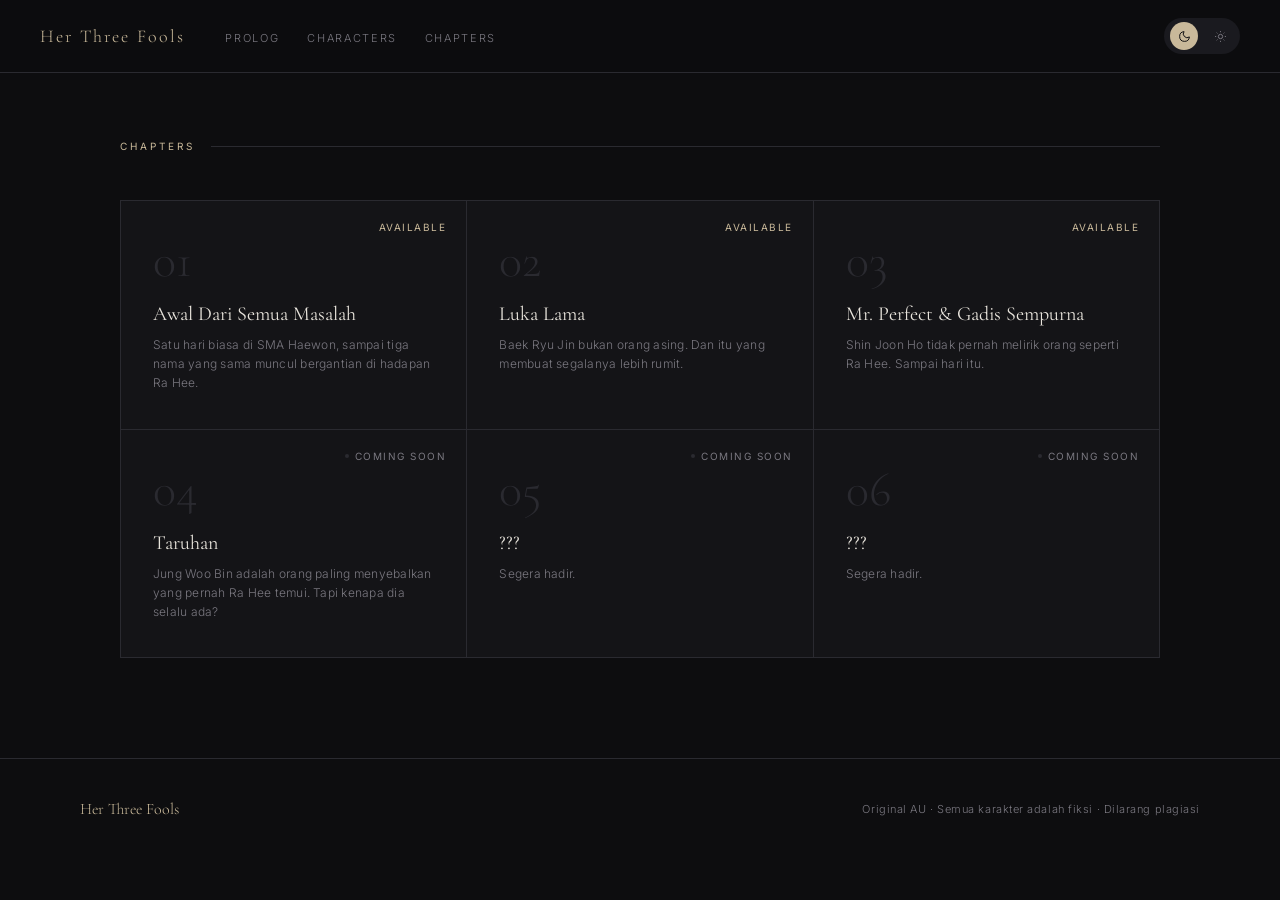
<file: chapters.html>
<!DOCTYPE html>
<html lang="id" data-theme="dark">

<head>
    <meta charset="UTF-8" />
    <meta name="viewport" content="width=device-width, initial-scale=1.0" />
    <title>Chapters | Her Three Fools</title>
    <link
        href="https://fonts.googleapis.com/css2?family=Cormorant+Garamond:ital,wght@0,300;0,400;0,600;1,300;1,400&family=Inter:wght@300;400;500&display=swap"
        rel="stylesheet" />
    <link rel="stylesheet" href="assets/style.css" />
</head>

<body>

    <nav>
        <div class="nav-left">
            <a class="nav-logo" href="index.html">Her Three Fools</a>
            <ul class="nav-links">
                <li><a href="index.html#prolog">Prolog</a></li>
                <li><a href="index.html#characters">Characters</a></li>
                <li><a href="chapters.html">Chapters</a></li>
            </ul>
        </div>
        <div class="nav-right">
            <button class="theme-toggle" onclick="toggleTheme()" title="Ganti tema"
                style="cursor:pointer;border:none;font-family:'Inter',sans-serif;">
                <div class="toggle-icon" id="icon-dark">
                    <svg width="13" height="13" viewBox="0 0 24 24" fill="none" stroke="currentColor"
                        stroke-width="1.8">
                        <path d="M21 12.79A9 9 0 1111.21 3 7 7 0 0021 12.79z" /></svg>
                </div>
                <div class="toggle-icon" id="icon-light">
                    <svg width="13" height="13" viewBox="0 0 24 24" fill="none" stroke="currentColor"
                        stroke-width="1.8">
                        <circle cx="12" cy="12" r="4" />
                        <path
                            d="M12 2v2M12 20v2M4.93 4.93l1.41 1.41M17.66 17.66l1.41 1.41M2 12h2M20 12h2M6.34 17.66l-1.41 1.41M19.07 4.93l-1.41 1.41" />
                    </svg>
                </div>
            </button>
            <button class="hamburger-btn" onclick="openMobileMenu()" aria-label="Menu">
                <svg width="16" height="16" viewBox="0 0 24 24" fill="none" stroke="currentColor" stroke-width="1.8">
                    <path d="M3 6h18M3 12h18M3 18h18" /></svg>
            </button>
        </div>
    </nav>

    <div class="menu-overlay" id="menu-overlay" onclick="closeMobileMenu()"></div>
    <div class="mobile-menu" id="mobile-menu">
        <button class="mobile-close" onclick="closeMobileMenu()" aria-label="Tutup menu">
            <svg width="14" height="14" viewBox="0 0 24 24" fill="none" stroke="currentColor" stroke-width="1.8">
                <path d="M6 6l12 12M18 6L6 18" /></svg>
        </button>
        <a href="index.html#prolog">Prolog</a>
        <a href="index.html#characters">Characters</a>
        <a href="chapters.html">Chapters</a>
    </div>

    <!-- CHAPTERS PAGE HEADER -->
    <section class="section" id="chapters" style="padding-top: 140px;">
        <div class="section-label"><span>Chapters</span></div>
        <div class="chapters-grid">

            <a class="chapter-card" href="chapter-1.html">
                <div class="chapter-status status-available">Available</div>
                <div class="chapter-num">01</div>
                <div class="chapter-title">Awal Dari Semua Masalah</div>
                <div class="chapter-desc">Satu hari biasa di SMA Haewon, sampai tiga nama yang sama
                    muncul bergantian di hadapan Ra Hee.</div>
            </a>

            <a class="chapter-card" href="chapter-2.html">
                <div class="chapter-status status-available">Available</div>
                <div class="chapter-num">02</div>
                <div class="chapter-title">Luka Lama</div>
                <div class="chapter-desc">Baek Ryu Jin bukan orang asing. Dan itu yang membuat segalanya lebih
                    rumit.</div>
            </a>

            <a class="chapter-card" href="chapter-3.html">
                <div class="chapter-status status-available">Available</div>
                <div class="chapter-num">03</div>
                <div class="chapter-title">Mr. Perfect &amp; Gadis Sempurna</div>
                <div class="chapter-desc">Shin Joon Ho tidak pernah melirik orang seperti Ra Hee. Sampai hari itu.
                </div>
            </a>

            <div class="chapter-card locked">
                <div class="chapter-status status-soon">Coming Soon</div>
                <div class="chapter-num">04</div>
                <div class="chapter-title">Taruhan</div>
                <div class="chapter-desc">Jung Woo Bin adalah orang paling menyebalkan yang pernah Ra Hee temui.
                    Tapi kenapa dia selalu ada?</div>
            </div>

            <div class="chapter-card locked">
                <div class="chapter-status status-soon">Coming Soon</div>
                <div class="chapter-num">05</div>
                <div class="chapter-title">???</div>
                <div class="chapter-desc">Segera hadir.</div>
            </div>

            <div class="chapter-card locked">
                <div class="chapter-status status-soon">Coming Soon</div>
                <div class="chapter-num">06</div>
                <div class="chapter-title">???</div>
                <div class="chapter-desc">Segera hadir.</div>
            </div>

        </div>
    </section>

    <footer>
        <div class="footer-title">Her Three Fools</div>
        <div class="footer-note">Original AU &middot; Semua karakter adalah fiksi &middot; Dilarang plagiasi</div>
    </footer>

    <script src="assets/site.js"></script>
</body>

</html>
</file>
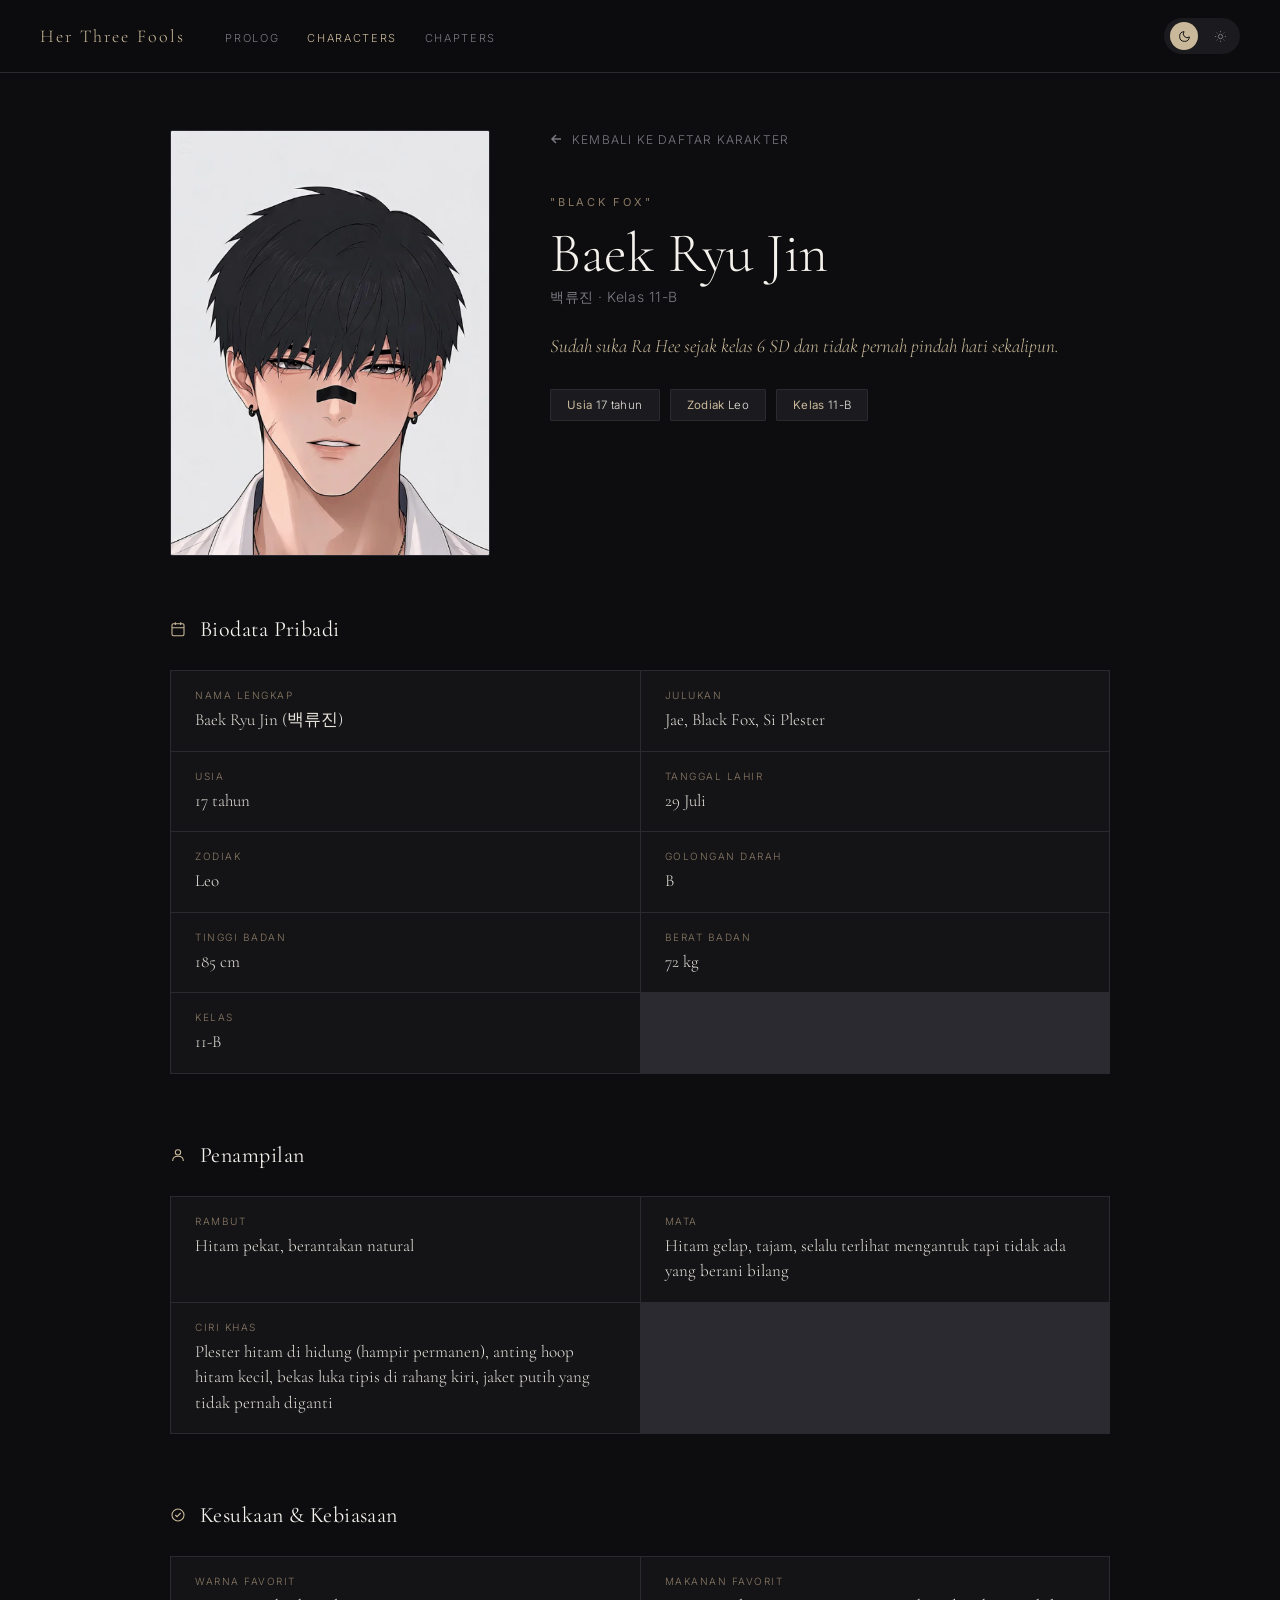
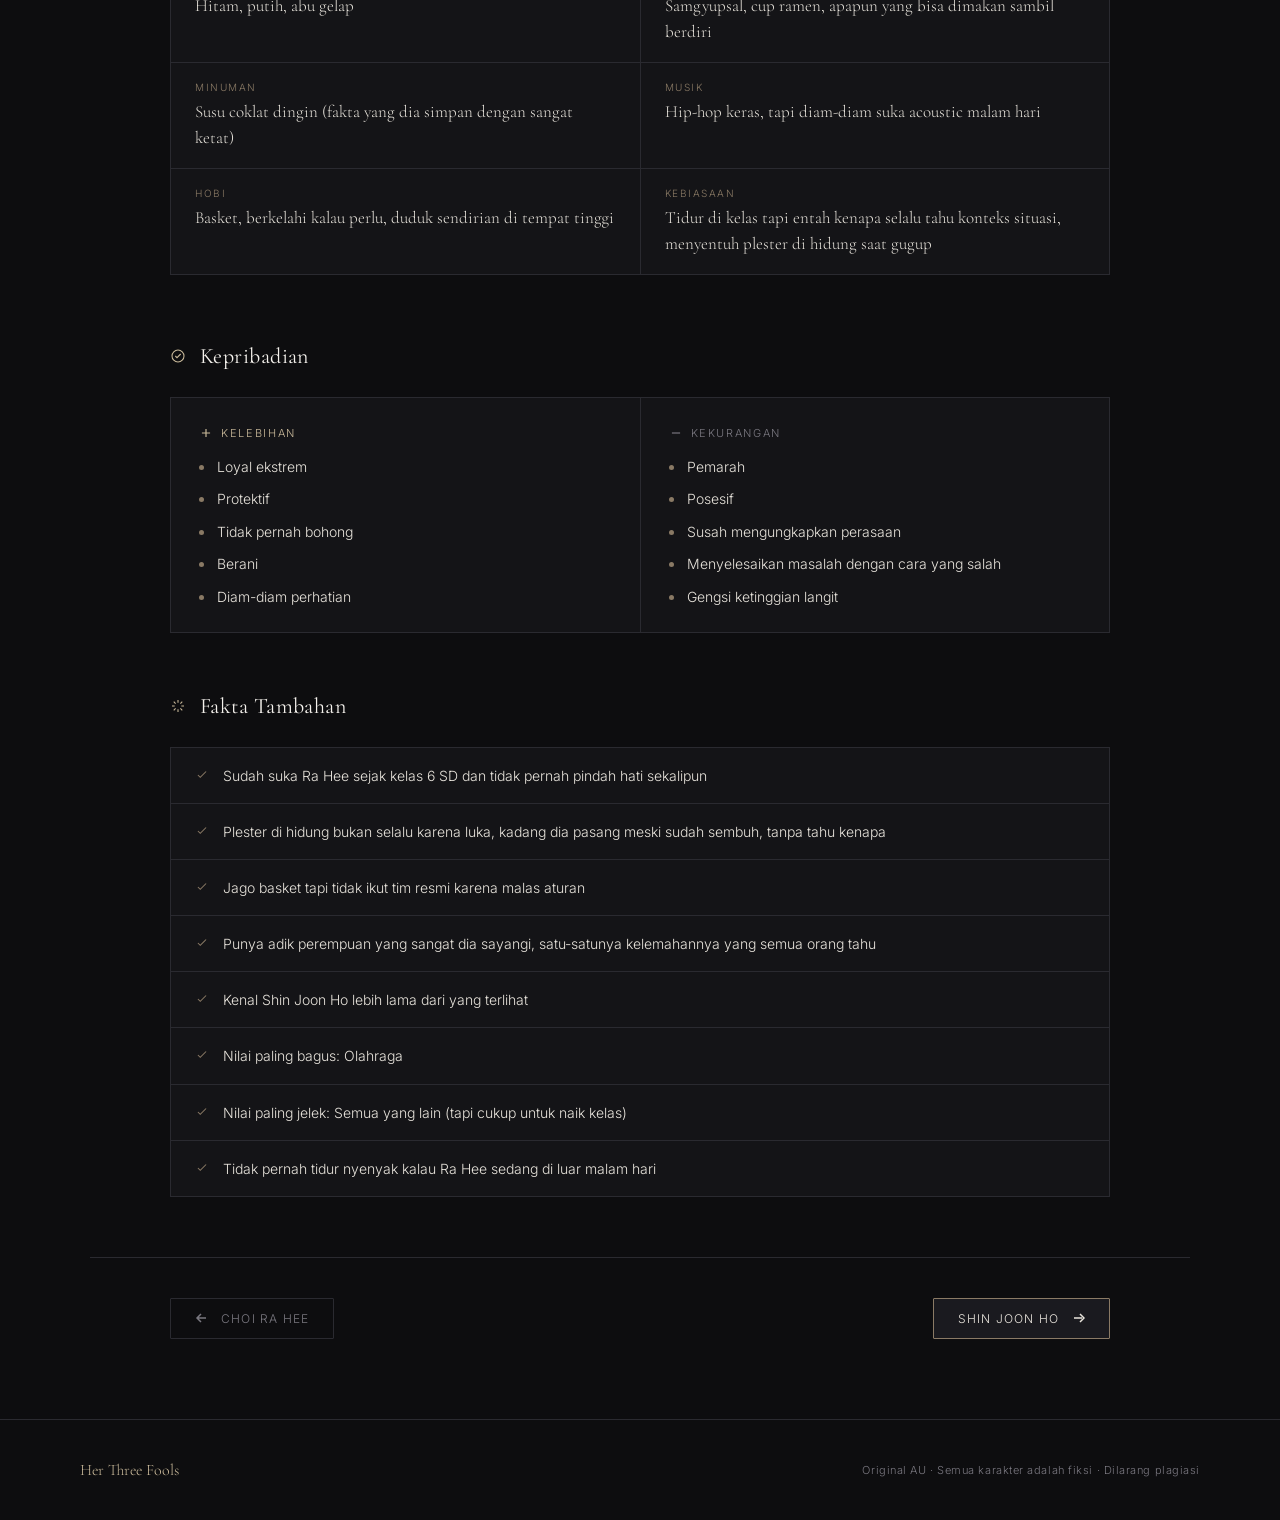
<file: characters/baek-ryu-jin.html>
<!DOCTYPE html>
<html lang="id" data-theme="dark">

<head>
    <meta charset="UTF-8" />
    <meta name="viewport" content="width=device-width, initial-scale=1.0" />
    <title>Baek Ryu Jin | Her Three Fools</title>
    <link
        href="https://fonts.googleapis.com/css2?family=Cormorant+Garamond:ital,wght@0,300;0,400;0,600;1,300;1,400&family=Inter:wght@300;400;500&display=swap"
        rel="stylesheet" />
    <link rel="stylesheet" href="../assets/style.css" />
</head>

<body>

    <nav>
        <div class="nav-left">
            <a class="nav-logo" href="../index.html">Her Three Fools</a>
            <ul class="nav-links">
                <li><a href="../index.html#prolog">Prolog</a></li>
                <li><a href="../index.html#characters" class="current">Characters</a></li>
                <li><a href="../index.html#chapters">Chapters</a></li>
            </ul>
        </div>
        <div class="nav-right">
            <button class="theme-toggle" onclick="toggleTheme()" title="Ganti tema"
                style="cursor:pointer;border:none;font-family:'Inter',sans-serif;">
                <div class="toggle-icon" id="icon-dark">
                    <svg width="13" height="13" viewBox="0 0 24 24" fill="none" stroke="currentColor"
                        stroke-width="1.8">
                        <path d="M21 12.79A9 9 0 1111.21 3 7 7 0 0021 12.79z" /></svg>
                </div>
                <div class="toggle-icon" id="icon-light">
                    <svg width="13" height="13" viewBox="0 0 24 24" fill="none" stroke="currentColor"
                        stroke-width="1.8">
                        <circle cx="12" cy="12" r="4" />
                        <path
                            d="M12 2v2M12 20v2M4.93 4.93l1.41 1.41M17.66 17.66l1.41 1.41M2 12h2M20 12h2M6.34 17.66l-1.41 1.41M19.07 4.93l-1.41 1.41" />
                        </svg>
                </div>
            </button>
            <button class="hamburger-btn" onclick="openMobileMenu()" aria-label="Menu">
                <svg width="16" height="16" viewBox="0 0 24 24" fill="none" stroke="currentColor" stroke-width="1.8">
                    <path d="M3 6h18M3 12h18M3 18h18" /></svg>
            </button>
        </div>
    </nav>

    <div class="menu-overlay" id="menu-overlay" onclick="closeMobileMenu()"></div>
    <div class="mobile-menu" id="mobile-menu">
        <button class="mobile-close" onclick="closeMobileMenu()" aria-label="Tutup menu">
            <svg width="14" height="14" viewBox="0 0 24 24" fill="none" stroke="currentColor" stroke-width="1.8">
                <path d="M6 6l12 12M18 6L6 18" /></svg>
        </button>
        <a href="../index.html#prolog">Prolog</a>
        <a href="../index.html#characters" class="current">Characters</a>
        <a href="../index.html#chapters">Chapters</a>
    </div>

    <div class="char-hero">
        <div class="char-hero-photo">
            <img src="../assets/images/baek-ryu-jin.jpg" alt="Baek Ryu Jin" />
        </div>
        <div class="char-hero-info">
            <a class="reader-back" href="../index.html#characters"><svg width="14" height="14" viewBox="0 0 14 14"
                    fill="none" stroke="currentColor" stroke-width="1.5">
                    <path d="M11 7H3M6 3L2 7l4 4" /></svg> Kembali ke Daftar Karakter</a>
            <div class="hero-eyebrow">"Black Fox"</div>
            <h1 class="reader-title">Baek Ryu Jin</h1>
            <div class="char-hero-name-kr">백류진 · Kelas 11-B</div>
            <p class="char-hero-tagline">Sudah suka Ra Hee sejak kelas 6 SD dan tidak pernah pindah hati sekalipun.</p>
            <div class="char-stat-row">
                <div class="char-stat-chip"><b>Usia</b> 17 tahun</div>
                <div class="char-stat-chip"><b>Zodiak</b> Leo</div>
                <div class="char-stat-chip"><b>Kelas</b> 11-B</div>

            </div>
        </div>
    </div>

    <section class="bio-section">
        <div class="bio-section-title"><svg width="16" height="16" viewBox="0 0 24 24" fill="none" stroke="currentColor"
                stroke-width="1.6">
                <rect x="3" y="4" width="18" height="18" rx="2" />
                <path d="M16 2v4M8 2v4M3 10h18" /></svg>
            <h2>Biodata Pribadi</h2>
        </div>
        <div class="bio-grid">
            <div class="bio-row">
                <div class="bio-label">Nama Lengkap</div>
                <div class="bio-value">Baek Ryu Jin (백류진)</div>
            </div>
            <div class="bio-row">
                <div class="bio-label">Julukan</div>
                <div class="bio-value">Jae, Black Fox, Si Plester</div>
            </div>
            <div class="bio-row">
                <div class="bio-label">Usia</div>
                <div class="bio-value">17 tahun</div>
            </div>
            <div class="bio-row">
                <div class="bio-label">Tanggal Lahir</div>
                <div class="bio-value">29 Juli</div>
            </div>
            <div class="bio-row">
                <div class="bio-label">Zodiak</div>
                <div class="bio-value">Leo</div>
            </div>
            <div class="bio-row">
                <div class="bio-label">Golongan Darah</div>
                <div class="bio-value">B</div>
            </div>
            <div class="bio-row">
                <div class="bio-label">Tinggi Badan</div>
                <div class="bio-value">185 cm</div>
            </div>
            <div class="bio-row">
                <div class="bio-label">Berat Badan</div>
                <div class="bio-value">72 kg</div>
            </div>
            <div class="bio-row">
                <div class="bio-label">Kelas</div>
                <div class="bio-value">11-B</div>
            </div>
        </div>
    </section>

    <section class="bio-section">
        <div class="bio-section-title"><svg width="16" height="16" viewBox="0 0 24 24" fill="none" stroke="currentColor"
                stroke-width="1.6">
                <circle cx="12" cy="8" r="4" />
                <path d="M4 21c0-4.4 3.6-7 8-7s8 2.6 8 7" /></svg>
            <h2>Penampilan</h2>
        </div>
        <div class="bio-grid">
            <div class="bio-row">
                <div class="bio-label">Rambut</div>
                <div class="bio-value">Hitam pekat, berantakan natural</div>
            </div>
            <div class="bio-row">
                <div class="bio-label">Mata</div>
                <div class="bio-value">Hitam gelap, tajam, selalu terlihat mengantuk tapi tidak ada yang berani bilang
                </div>
            </div>
            <div class="bio-row">
                <div class="bio-label">Ciri Khas</div>
                <div class="bio-value">Plester hitam di hidung (hampir permanen), anting hoop hitam kecil, bekas luka
                    tipis di rahang kiri, jaket putih yang tidak pernah diganti</div>
            </div>
        </div>
    </section>

    <section class="bio-section">
        <div class="bio-section-title"><svg width="16" height="16" viewBox="0 0 24 24" fill="none" stroke="currentColor"
                stroke-width="1.6">
                <circle cx="12" cy="12" r="9" />
                <path d="M8 12l2.5 2.5L16 9" /></svg>
            <h2>Kesukaan &amp; Kebiasaan</h2>
        </div>
        <div class="bio-grid">
            <div class="bio-row">
                <div class="bio-label">Warna Favorit</div>
                <div class="bio-value">Hitam, putih, abu gelap</div>
            </div>
            <div class="bio-row">
                <div class="bio-label">Makanan Favorit</div>
                <div class="bio-value">Samgyupsal, cup ramen, apapun yang bisa dimakan sambil berdiri</div>
            </div>
            <div class="bio-row">
                <div class="bio-label">Minuman</div>
                <div class="bio-value">Susu coklat dingin (fakta yang dia simpan dengan sangat ketat)</div>
            </div>
            <div class="bio-row">
                <div class="bio-label">Musik</div>
                <div class="bio-value">Hip-hop keras, tapi diam-diam suka acoustic malam hari</div>
            </div>
            <div class="bio-row">
                <div class="bio-label">Hobi</div>
                <div class="bio-value">Basket, berkelahi kalau perlu, duduk sendirian di tempat tinggi</div>
            </div>
            <div class="bio-row">
                <div class="bio-label">Kebiasaan</div>
                <div class="bio-value">Tidur di kelas tapi entah kenapa selalu tahu konteks situasi, menyentuh plester
                    di hidung saat gugup</div>
            </div>
        </div>
    </section>

    <section class="bio-section">
        <div class="bio-section-title"><svg width="16" height="16" viewBox="0 0 24 24" fill="none" stroke="currentColor"
                stroke-width="1.6">
                <circle cx="12" cy="12" r="9" />
                <path d="M8 12l2.5 2.5L16 9" /></svg>
            <h2>Kepribadian</h2>
        </div>
        <div class="trait-columns">
            <div class="trait-col">
                <div class="trait-col-label positive"><svg width="14" height="14" viewBox="0 0 24 24" fill="none"
                        stroke="currentColor" stroke-width="2">
                        <path d="M12 5v14M5 12h14" /></svg> Kelebihan</div>
                <ul class="trait-list">
                    <li>Loyal ekstrem</li>
                    <li>Protektif</li>
                    <li>Tidak pernah bohong</li>
                    <li>Berani</li>
                    <li>Diam-diam perhatian</li>
                </ul>
            </div>
            <div class="trait-col">
                <div class="trait-col-label negative"><svg width="14" height="14" viewBox="0 0 24 24" fill="none"
                        stroke="currentColor" stroke-width="2">
                        <path d="M5 12h14" /></svg> Kekurangan</div>
                <ul class="trait-list">
                    <li>Pemarah</li>
                    <li>Posesif</li>
                    <li>Susah mengungkapkan perasaan</li>
                    <li>Menyelesaikan masalah dengan cara yang salah</li>
                    <li>Gengsi ketinggian langit</li>
                </ul>
            </div>
        </div>
    </section>

    <section class="bio-section">
        <div class="bio-section-title"><svg width="16" height="16" viewBox="0 0 24 24" fill="none" stroke="currentColor"
                stroke-width="1.6">
                <path
                    d="M12 3v4M12 17v4M3 12h4M17 12h4M5.6 5.6l2.8 2.8M15.6 15.6l2.8 2.8M5.6 18.4l2.8-2.8M15.6 8.4l2.8-2.8" />
                </svg>
            <h2>Fakta Tambahan</h2>
        </div>
        <ul class="facts-list">
            <li><svg width="14" height="14" viewBox="0 0 24 24" fill="none" stroke="currentColor" stroke-width="1.8">
                    <path d="M5 12l4 4L19 6" /></svg><span>Sudah suka Ra Hee sejak kelas 6 SD dan tidak pernah pindah
                    hati sekalipun</span></li>
            <li><svg width="14" height="14" viewBox="0 0 24 24" fill="none" stroke="currentColor" stroke-width="1.8">
                    <path d="M5 12l4 4L19 6" /></svg><span>Plester di hidung bukan selalu karena luka, kadang dia pasang
                    meski sudah sembuh, tanpa tahu kenapa</span></li>
            <li><svg width="14" height="14" viewBox="0 0 24 24" fill="none" stroke="currentColor" stroke-width="1.8">
                    <path d="M5 12l4 4L19 6" /></svg><span>Jago basket tapi tidak ikut tim resmi karena malas
                    aturan</span></li>
            <li><svg width="14" height="14" viewBox="0 0 24 24" fill="none" stroke="currentColor" stroke-width="1.8">
                    <path d="M5 12l4 4L19 6" /></svg><span>Punya adik perempuan yang sangat dia sayangi, satu-satunya
                    kelemahannya yang semua orang tahu</span></li>
            <li><svg width="14" height="14" viewBox="0 0 24 24" fill="none" stroke="currentColor" stroke-width="1.8">
                    <path d="M5 12l4 4L19 6" /></svg><span>Kenal Shin Joon Ho lebih lama dari yang terlihat</span></li>
            <li><svg width="14" height="14" viewBox="0 0 24 24" fill="none" stroke="currentColor" stroke-width="1.8">
                    <path d="M5 12l4 4L19 6" /></svg><span>Nilai paling bagus: Olahraga</span></li>
            <li><svg width="14" height="14" viewBox="0 0 24 24" fill="none" stroke="currentColor" stroke-width="1.8">
                    <path d="M5 12l4 4L19 6" /></svg><span>Nilai paling jelek: Semua yang lain (tapi cukup untuk naik
                    kelas)</span></li>
            <li><svg width="14" height="14" viewBox="0 0 24 24" fill="none" stroke="currentColor" stroke-width="1.8">
                    <path d="M5 12l4 4L19 6" /></svg><span>Tidak pernah tidur nyenyak kalau Ra Hee sedang di luar malam
                    hari</span></li>
        </ul>
    </section>


    <div class="char-nav-footer">
        <a class="nav-chapter-btn" href="choi-ra-hee.html"><svg width="14" height="14" viewBox="0 0 14 14" fill="none"
                stroke="currentColor" stroke-width="1.5">
                <path d="M11 7H3M6 3L2 7l4 4" /></svg><span class="btn-text">Choi Ra Hee</span></a>
        <a class="nav-chapter-btn primary" href="shin-joon-ho.html"><span class="btn-text">Shin Joon Ho</span><svg
                width="14" height="14" viewBox="0 0 14 14" fill="none" stroke="currentColor" stroke-width="1.5">
                <path d="M3 7h8M9 3l4 4-4 4" /></svg></a>
    </div>

    <footer>
        <div class="footer-title">Her Three Fools</div>
        <div class="footer-note">Original AU &middot; Semua karakter adalah fiksi &middot; Dilarang plagiasi</div>
    </footer>

    <script src="../assets/site.js"></script>
</body>

</html>
</file>
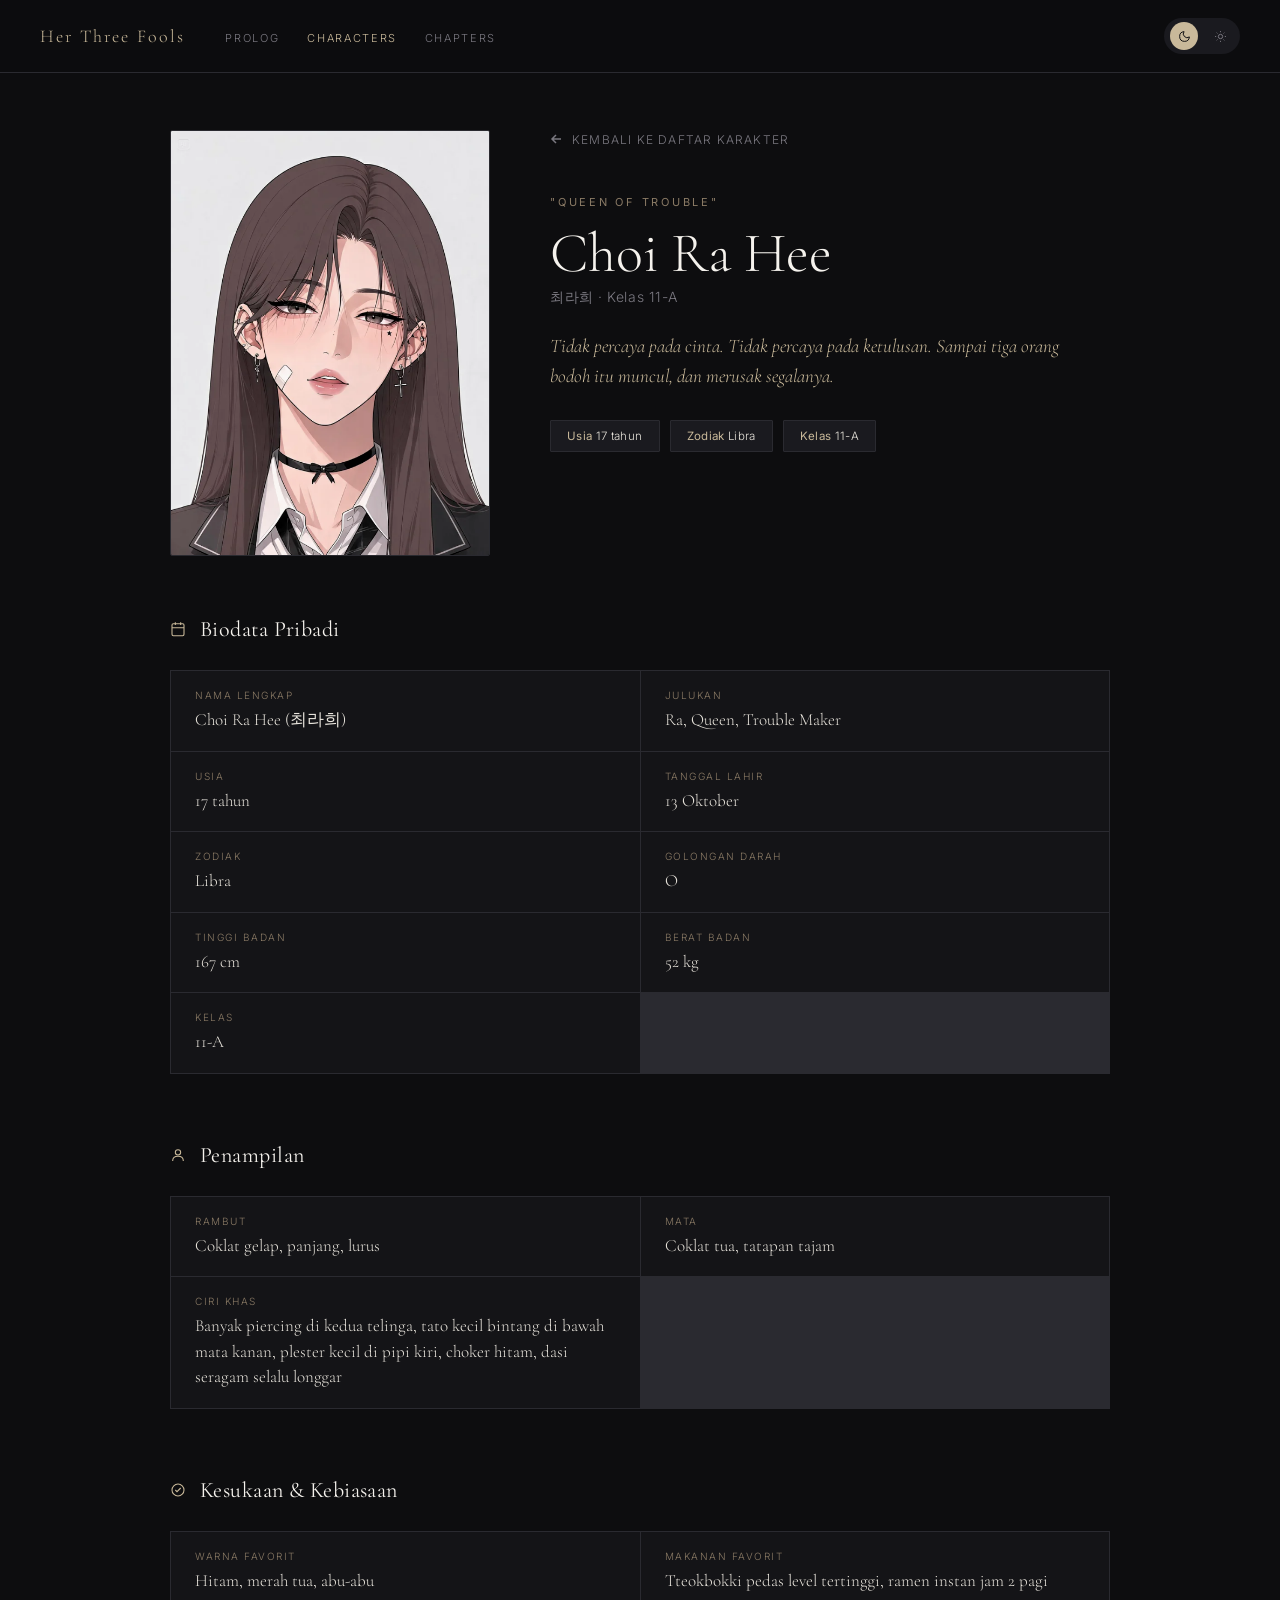
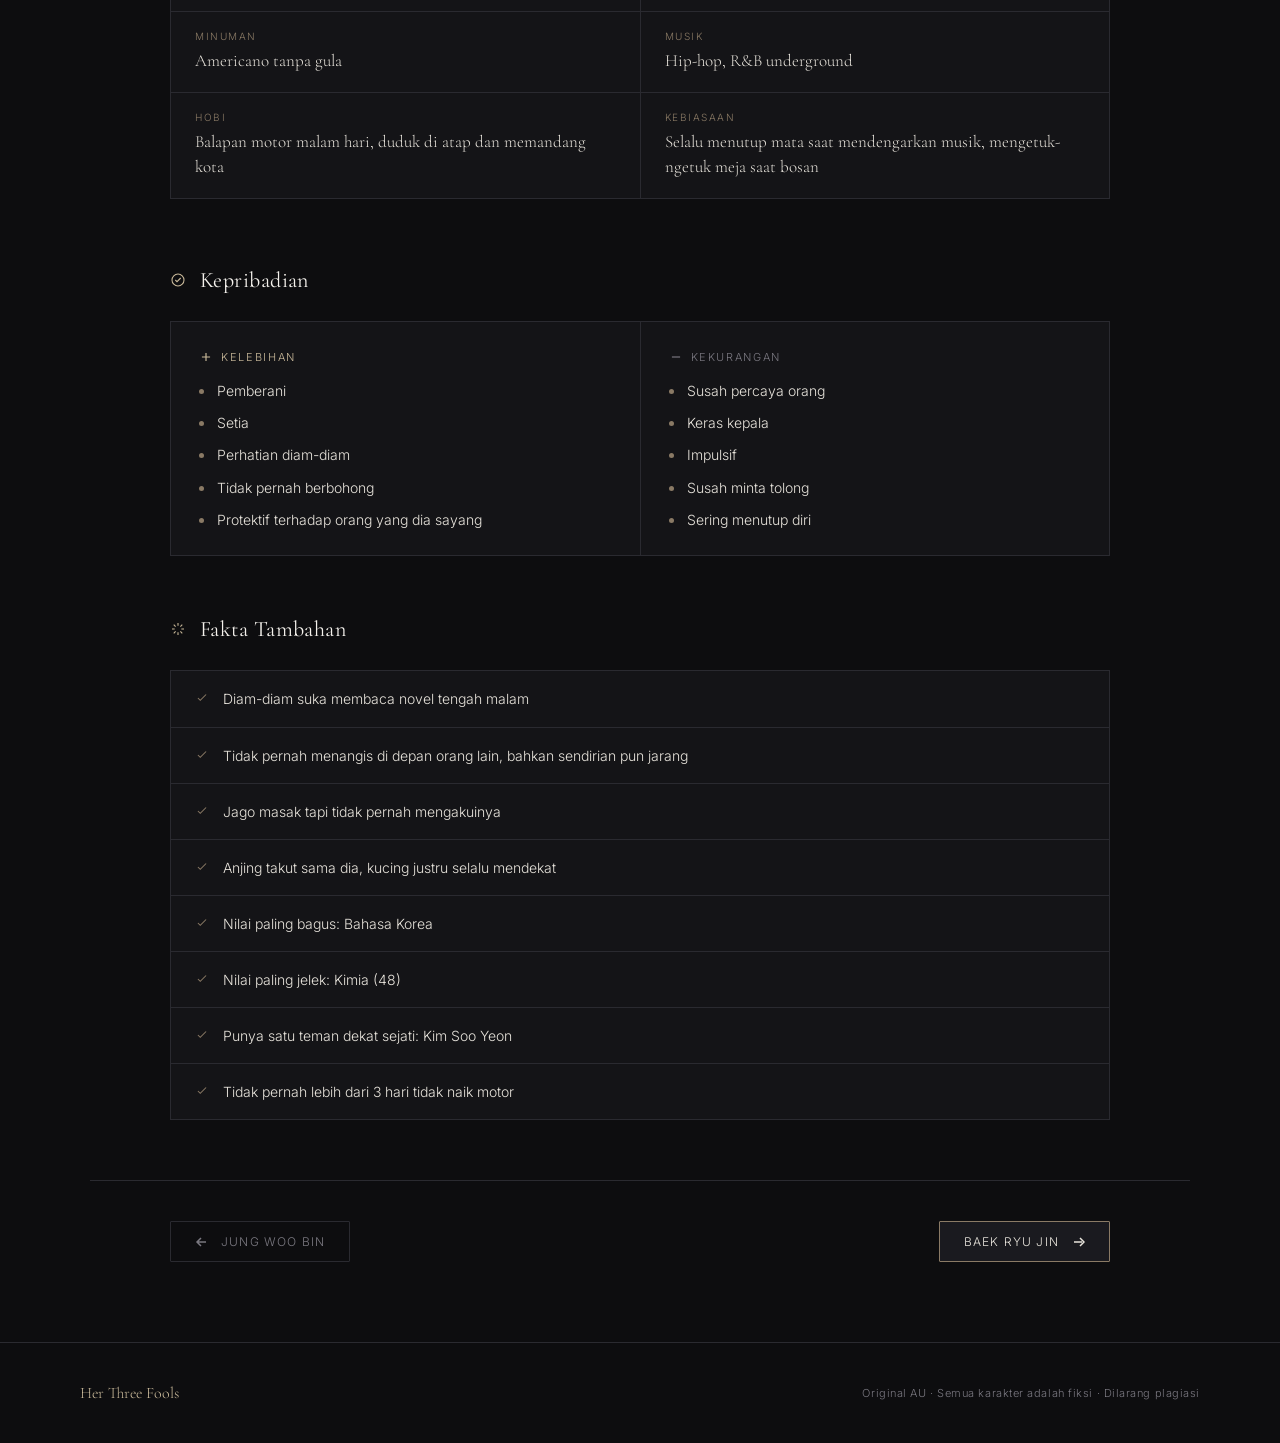
<file: characters/choi-ra-hee.html>
<!DOCTYPE html>
<html lang="id" data-theme="dark">

<head>
    <meta charset="UTF-8" />
    <meta name="viewport" content="width=device-width, initial-scale=1.0" />
    <title>Choi Ra Hee | Her Three Fools</title>
    <link
        href="https://fonts.googleapis.com/css2?family=Cormorant+Garamond:ital,wght@0,300;0,400;0,600;1,300;1,400&family=Inter:wght@300;400;500&display=swap"
        rel="stylesheet" />
    <link rel="stylesheet" href="../assets/style.css" />
</head>

<body>

    <nav>
        <div class="nav-left">
            <a class="nav-logo" href="../index.html">Her Three Fools</a>
            <ul class="nav-links">
                <li><a href="../index.html#prolog">Prolog</a></li>
                <li><a href="../index.html#characters" class="current">Characters</a></li>
                <li><a href="../index.html#chapters">Chapters</a></li>
            </ul>
        </div>
        <div class="nav-right">
            <button class="theme-toggle" onclick="toggleTheme()" title="Ganti tema"
                style="cursor:pointer;border:none;font-family:'Inter',sans-serif;">
                <div class="toggle-icon" id="icon-dark">
                    <svg width="13" height="13" viewBox="0 0 24 24" fill="none" stroke="currentColor"
                        stroke-width="1.8">
                        <path d="M21 12.79A9 9 0 1111.21 3 7 7 0 0021 12.79z" /></svg>
                </div>
                <div class="toggle-icon" id="icon-light">
                    <svg width="13" height="13" viewBox="0 0 24 24" fill="none" stroke="currentColor"
                        stroke-width="1.8">
                        <circle cx="12" cy="12" r="4" />
                        <path
                            d="M12 2v2M12 20v2M4.93 4.93l1.41 1.41M17.66 17.66l1.41 1.41M2 12h2M20 12h2M6.34 17.66l-1.41 1.41M19.07 4.93l-1.41 1.41" />
                        </svg>
                </div>
            </button>
            <button class="hamburger-btn" onclick="openMobileMenu()" aria-label="Menu">
                <svg width="16" height="16" viewBox="0 0 24 24" fill="none" stroke="currentColor" stroke-width="1.8">
                    <path d="M3 6h18M3 12h18M3 18h18" /></svg>
            </button>
        </div>
    </nav>

    <div class="menu-overlay" id="menu-overlay" onclick="closeMobileMenu()"></div>
    <div class="mobile-menu" id="mobile-menu">
        <button class="mobile-close" onclick="closeMobileMenu()" aria-label="Tutup menu">
            <svg width="14" height="14" viewBox="0 0 24 24" fill="none" stroke="currentColor" stroke-width="1.8">
                <path d="M6 6l12 12M18 6L6 18" /></svg>
        </button>
        <a href="../index.html#prolog">Prolog</a>
        <a href="../index.html#characters" class="current">Characters</a>
        <a href="../index.html#chapters">Chapters</a>
    </div>

    <div class="char-hero">
        <div class="char-hero-photo">
            <img src="../assets/images/choi-ra-hee.jpg" alt="Choi Ra Hee" />
        </div>
        <div class="char-hero-info">
            <a class="reader-back" href="../index.html#characters"><svg width="14" height="14" viewBox="0 0 14 14"
                    fill="none" stroke="currentColor" stroke-width="1.5">
                    <path d="M11 7H3M6 3L2 7l4 4" /></svg> Kembali ke Daftar Karakter</a>
            <div class="hero-eyebrow">"Queen of Trouble"</div>
            <h1 class="reader-title">Choi Ra Hee</h1>
            <div class="char-hero-name-kr">최라희 · Kelas 11-A</div>
            <p class="char-hero-tagline">Tidak percaya pada cinta. Tidak percaya pada ketulusan. Sampai tiga orang bodoh
                itu muncul, dan merusak segalanya.</p>
            <div class="char-stat-row">
                <div class="char-stat-chip"><b>Usia</b> 17 tahun</div>
                <div class="char-stat-chip"><b>Zodiak</b> Libra</div>
                <div class="char-stat-chip"><b>Kelas</b> 11-A</div>

            </div>
        </div>
    </div>

    <section class="bio-section">
        <div class="bio-section-title"><svg width="16" height="16" viewBox="0 0 24 24" fill="none" stroke="currentColor"
                stroke-width="1.6">
                <rect x="3" y="4" width="18" height="18" rx="2" />
                <path d="M16 2v4M8 2v4M3 10h18" /></svg>
            <h2>Biodata Pribadi</h2>
        </div>
        <div class="bio-grid">
            <div class="bio-row">
                <div class="bio-label">Nama Lengkap</div>
                <div class="bio-value">Choi Ra Hee (최라희)</div>
            </div>
            <div class="bio-row">
                <div class="bio-label">Julukan</div>
                <div class="bio-value">Ra, Queen, Trouble Maker</div>
            </div>
            <div class="bio-row">
                <div class="bio-label">Usia</div>
                <div class="bio-value">17 tahun</div>
            </div>
            <div class="bio-row">
                <div class="bio-label">Tanggal Lahir</div>
                <div class="bio-value">13 Oktober</div>
            </div>
            <div class="bio-row">
                <div class="bio-label">Zodiak</div>
                <div class="bio-value">Libra</div>
            </div>
            <div class="bio-row">
                <div class="bio-label">Golongan Darah</div>
                <div class="bio-value">O</div>
            </div>
            <div class="bio-row">
                <div class="bio-label">Tinggi Badan</div>
                <div class="bio-value">167 cm</div>
            </div>
            <div class="bio-row">
                <div class="bio-label">Berat Badan</div>
                <div class="bio-value">52 kg</div>
            </div>
            <div class="bio-row">
                <div class="bio-label">Kelas</div>
                <div class="bio-value">11-A</div>
            </div>
        </div>
    </section>

    <section class="bio-section">
        <div class="bio-section-title"><svg width="16" height="16" viewBox="0 0 24 24" fill="none" stroke="currentColor"
                stroke-width="1.6">
                <circle cx="12" cy="8" r="4" />
                <path d="M4 21c0-4.4 3.6-7 8-7s8 2.6 8 7" /></svg>
            <h2>Penampilan</h2>
        </div>
        <div class="bio-grid">
            <div class="bio-row">
                <div class="bio-label">Rambut</div>
                <div class="bio-value">Coklat gelap, panjang, lurus</div>
            </div>
            <div class="bio-row">
                <div class="bio-label">Mata</div>
                <div class="bio-value">Coklat tua, tatapan tajam</div>
            </div>
            <div class="bio-row">
                <div class="bio-label">Ciri Khas</div>
                <div class="bio-value">Banyak piercing di kedua telinga, tato kecil bintang di bawah mata kanan, plester
                    kecil di pipi kiri, choker hitam, dasi seragam selalu longgar</div>
            </div>
        </div>
    </section>

    <section class="bio-section">
        <div class="bio-section-title"><svg width="16" height="16" viewBox="0 0 24 24" fill="none" stroke="currentColor"
                stroke-width="1.6">
                <circle cx="12" cy="12" r="9" />
                <path d="M8 12l2.5 2.5L16 9" /></svg>
            <h2>Kesukaan &amp; Kebiasaan</h2>
        </div>
        <div class="bio-grid">
            <div class="bio-row">
                <div class="bio-label">Warna Favorit</div>
                <div class="bio-value">Hitam, merah tua, abu-abu</div>
            </div>
            <div class="bio-row">
                <div class="bio-label">Makanan Favorit</div>
                <div class="bio-value">Tteokbokki pedas level tertinggi, ramen instan jam 2 pagi</div>
            </div>
            <div class="bio-row">
                <div class="bio-label">Minuman</div>
                <div class="bio-value">Americano tanpa gula</div>
            </div>
            <div class="bio-row">
                <div class="bio-label">Musik</div>
                <div class="bio-value">Hip-hop, R&amp;B underground</div>
            </div>
            <div class="bio-row">
                <div class="bio-label">Hobi</div>
                <div class="bio-value">Balapan motor malam hari, duduk di atap dan memandang kota</div>
            </div>
            <div class="bio-row">
                <div class="bio-label">Kebiasaan</div>
                <div class="bio-value">Selalu menutup mata saat mendengarkan musik, mengetuk-ngetuk meja saat bosan
                </div>
            </div>
        </div>
    </section>

    <section class="bio-section">
        <div class="bio-section-title"><svg width="16" height="16" viewBox="0 0 24 24" fill="none" stroke="currentColor"
                stroke-width="1.6">
                <circle cx="12" cy="12" r="9" />
                <path d="M8 12l2.5 2.5L16 9" /></svg>
            <h2>Kepribadian</h2>
        </div>
        <div class="trait-columns">
            <div class="trait-col">
                <div class="trait-col-label positive"><svg width="14" height="14" viewBox="0 0 24 24" fill="none"
                        stroke="currentColor" stroke-width="2">
                        <path d="M12 5v14M5 12h14" /></svg> Kelebihan</div>
                <ul class="trait-list">
                    <li>Pemberani</li>
                    <li>Setia</li>
                    <li>Perhatian diam-diam</li>
                    <li>Tidak pernah berbohong</li>
                    <li>Protektif terhadap orang yang dia sayang</li>
                </ul>
            </div>
            <div class="trait-col">
                <div class="trait-col-label negative"><svg width="14" height="14" viewBox="0 0 24 24" fill="none"
                        stroke="currentColor" stroke-width="2">
                        <path d="M5 12h14" /></svg> Kekurangan</div>
                <ul class="trait-list">
                    <li>Susah percaya orang</li>
                    <li>Keras kepala</li>
                    <li>Impulsif</li>
                    <li>Susah minta tolong</li>
                    <li>Sering menutup diri</li>
                </ul>
            </div>
        </div>
    </section>

    <section class="bio-section">
        <div class="bio-section-title"><svg width="16" height="16" viewBox="0 0 24 24" fill="none" stroke="currentColor"
                stroke-width="1.6">
                <path
                    d="M12 3v4M12 17v4M3 12h4M17 12h4M5.6 5.6l2.8 2.8M15.6 15.6l2.8 2.8M5.6 18.4l2.8-2.8M15.6 8.4l2.8-2.8" />
                </svg>
            <h2>Fakta Tambahan</h2>
        </div>
        <ul class="facts-list">
            <li><svg width="14" height="14" viewBox="0 0 24 24" fill="none" stroke="currentColor" stroke-width="1.8">
                    <path d="M5 12l4 4L19 6" /></svg><span>Diam-diam suka membaca novel tengah malam</span></li>
            <li><svg width="14" height="14" viewBox="0 0 24 24" fill="none" stroke="currentColor" stroke-width="1.8">
                    <path d="M5 12l4 4L19 6" /></svg><span>Tidak pernah menangis di depan orang lain, bahkan sendirian
                    pun jarang</span></li>
            <li><svg width="14" height="14" viewBox="0 0 24 24" fill="none" stroke="currentColor" stroke-width="1.8">
                    <path d="M5 12l4 4L19 6" /></svg><span>Jago masak tapi tidak pernah mengakuinya</span></li>
            <li><svg width="14" height="14" viewBox="0 0 24 24" fill="none" stroke="currentColor" stroke-width="1.8">
                    <path d="M5 12l4 4L19 6" /></svg><span>Anjing takut sama dia, kucing justru selalu mendekat</span>
            </li>
            <li><svg width="14" height="14" viewBox="0 0 24 24" fill="none" stroke="currentColor" stroke-width="1.8">
                    <path d="M5 12l4 4L19 6" /></svg><span>Nilai paling bagus: Bahasa Korea</span></li>
            <li><svg width="14" height="14" viewBox="0 0 24 24" fill="none" stroke="currentColor" stroke-width="1.8">
                    <path d="M5 12l4 4L19 6" /></svg><span>Nilai paling jelek: Kimia (48)</span></li>
            <li><svg width="14" height="14" viewBox="0 0 24 24" fill="none" stroke="currentColor" stroke-width="1.8">
                    <path d="M5 12l4 4L19 6" /></svg><span>Punya satu teman dekat sejati: Kim Soo Yeon</span></li>
            <li><svg width="14" height="14" viewBox="0 0 24 24" fill="none" stroke="currentColor" stroke-width="1.8">
                    <path d="M5 12l4 4L19 6" /></svg><span>Tidak pernah lebih dari 3 hari tidak naik motor</span></li>
        </ul>
    </section>


    <div class="char-nav-footer">
        <a class="nav-chapter-btn" href="jung-woo-bin.html"><svg width="14" height="14" viewBox="0 0 14 14" fill="none"
                stroke="currentColor" stroke-width="1.5">
                <path d="M11 7H3M6 3L2 7l4 4" /></svg><span class="btn-text">Jung Woo Bin</span></a>
        <a class="nav-chapter-btn primary" href="baek-ryu-jin.html"><span class="btn-text">Baek Ryu Jin</span><svg
                width="14" height="14" viewBox="0 0 14 14" fill="none" stroke="currentColor" stroke-width="1.5">
                <path d="M3 7h8M9 3l4 4-4 4" /></svg></a>
    </div>

    <footer>
        <div class="footer-title">Her Three Fools</div>
        <div class="footer-note">Original AU &middot; Semua karakter adalah fiksi &middot; Dilarang plagiasi</div>
    </footer>

    <script src="../assets/site.js"></script>
</body>

</html>
</file>
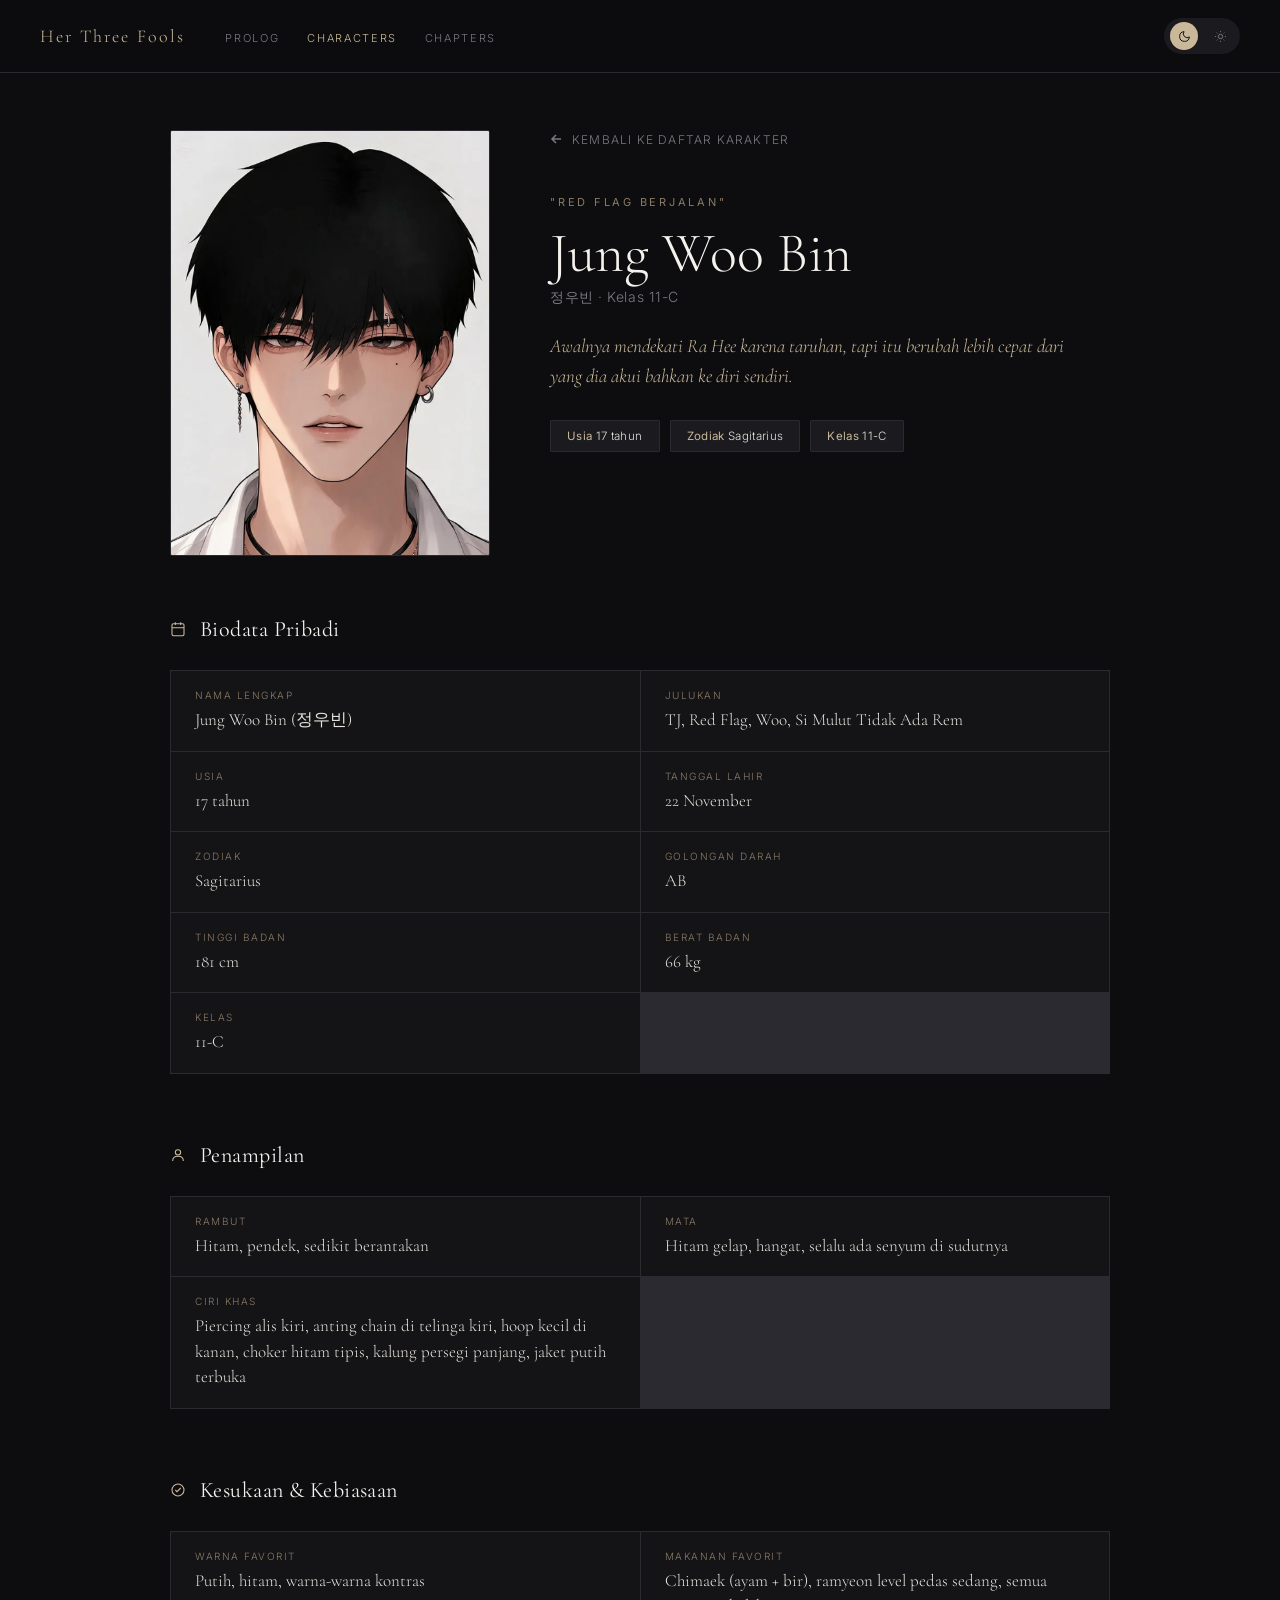
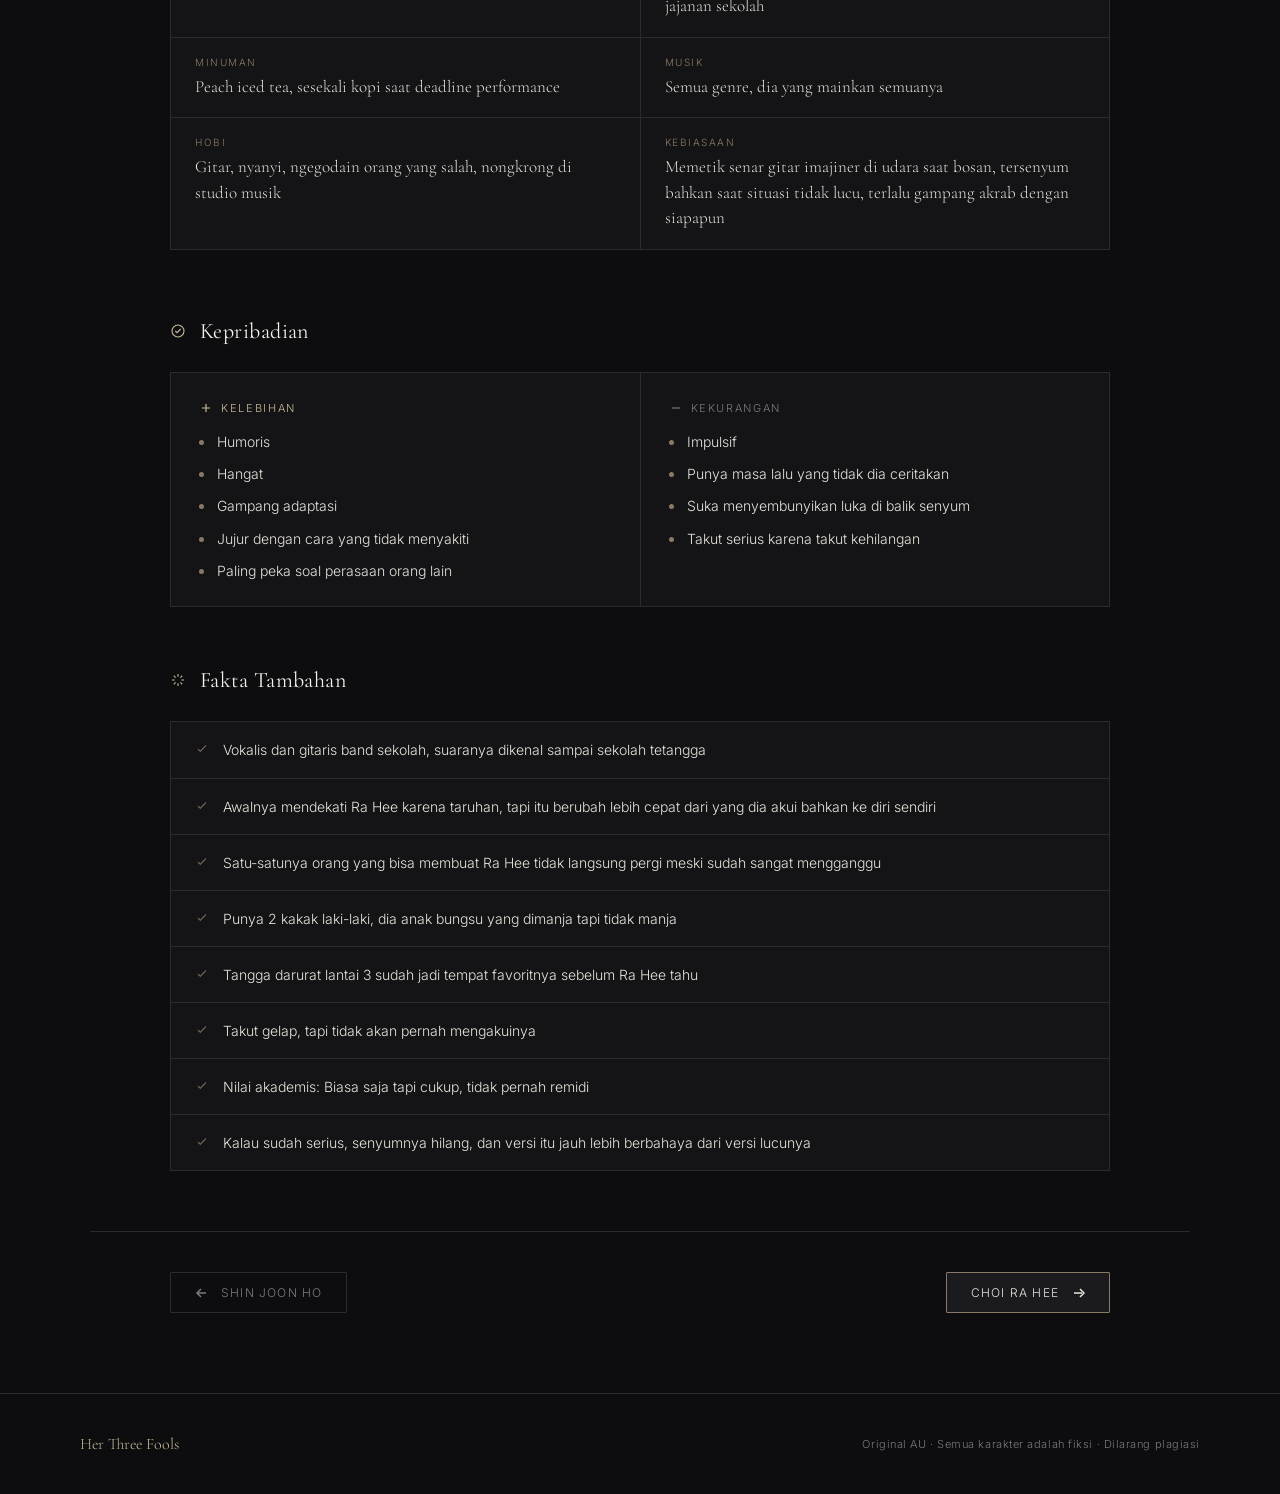
<file: characters/jung-woo-bin.html>
<!DOCTYPE html>
<html lang="id" data-theme="dark">

<head>
    <meta charset="UTF-8" />
    <meta name="viewport" content="width=device-width, initial-scale=1.0" />
    <title>Jung Woo Bin | Her Three Fools</title>
    <link
        href="https://fonts.googleapis.com/css2?family=Cormorant+Garamond:ital,wght@0,300;0,400;0,600;1,300;1,400&family=Inter:wght@300;400;500&display=swap"
        rel="stylesheet" />
    <link rel="stylesheet" href="../assets/style.css" />
</head>

<body>

    <nav>
        <div class="nav-left">
            <a class="nav-logo" href="../index.html">Her Three Fools</a>
            <ul class="nav-links">
                <li><a href="../index.html#prolog">Prolog</a></li>
                <li><a href="../index.html#characters" class="current">Characters</a></li>
                <li><a href="../index.html#chapters">Chapters</a></li>
            </ul>
        </div>
        <div class="nav-right">
            <button class="theme-toggle" onclick="toggleTheme()" title="Ganti tema"
                style="cursor:pointer;border:none;font-family:'Inter',sans-serif;">
                <div class="toggle-icon" id="icon-dark">
                    <svg width="13" height="13" viewBox="0 0 24 24" fill="none" stroke="currentColor"
                        stroke-width="1.8">
                        <path d="M21 12.79A9 9 0 1111.21 3 7 7 0 0021 12.79z" /></svg>
                </div>
                <div class="toggle-icon" id="icon-light">
                    <svg width="13" height="13" viewBox="0 0 24 24" fill="none" stroke="currentColor"
                        stroke-width="1.8">
                        <circle cx="12" cy="12" r="4" />
                        <path
                            d="M12 2v2M12 20v2M4.93 4.93l1.41 1.41M17.66 17.66l1.41 1.41M2 12h2M20 12h2M6.34 17.66l-1.41 1.41M19.07 4.93l-1.41 1.41" />
                        </svg>
                </div>
            </button>
            <button class="hamburger-btn" onclick="openMobileMenu()" aria-label="Menu">
                <svg width="16" height="16" viewBox="0 0 24 24" fill="none" stroke="currentColor" stroke-width="1.8">
                    <path d="M3 6h18M3 12h18M3 18h18" /></svg>
            </button>
        </div>
    </nav>

    <div class="menu-overlay" id="menu-overlay" onclick="closeMobileMenu()"></div>
    <div class="mobile-menu" id="mobile-menu">
        <button class="mobile-close" onclick="closeMobileMenu()" aria-label="Tutup menu">
            <svg width="14" height="14" viewBox="0 0 24 24" fill="none" stroke="currentColor" stroke-width="1.8">
                <path d="M6 6l12 12M18 6L6 18" /></svg>
        </button>
        <a href="../index.html#prolog">Prolog</a>
        <a href="../index.html#characters" class="current">Characters</a>
        <a href="../index.html#chapters">Chapters</a>
    </div>

    <div class="char-hero">
        <div class="char-hero-photo">
            <img src="../assets/images/jung-woo-bin.jpg" alt="Jung Woo Bin" />
        </div>
        <div class="char-hero-info">
            <a class="reader-back" href="../index.html#characters"><svg width="14" height="14" viewBox="0 0 14 14"
                    fill="none" stroke="currentColor" stroke-width="1.5">
                    <path d="M11 7H3M6 3L2 7l4 4" /></svg> Kembali ke Daftar Karakter</a>
            <div class="hero-eyebrow">"Red Flag Berjalan"</div>
            <h1 class="reader-title">Jung Woo Bin</h1>
            <div class="char-hero-name-kr">정우빈 · Kelas 11-C</div>
            <p class="char-hero-tagline">Awalnya mendekati Ra Hee karena taruhan, tapi itu berubah lebih cepat dari yang
                dia akui bahkan ke diri sendiri.</p>
            <div class="char-stat-row">
                <div class="char-stat-chip"><b>Usia</b> 17 tahun</div>
                <div class="char-stat-chip"><b>Zodiak</b> Sagitarius</div>
                <div class="char-stat-chip"><b>Kelas</b> 11-C</div>

            </div>
        </div>
    </div>

    <section class="bio-section">
        <div class="bio-section-title"><svg width="16" height="16" viewBox="0 0 24 24" fill="none" stroke="currentColor"
                stroke-width="1.6">
                <rect x="3" y="4" width="18" height="18" rx="2" />
                <path d="M16 2v4M8 2v4M3 10h18" /></svg>
            <h2>Biodata Pribadi</h2>
        </div>
        <div class="bio-grid">
            <div class="bio-row">
                <div class="bio-label">Nama Lengkap</div>
                <div class="bio-value">Jung Woo Bin (정우빈)</div>
            </div>
            <div class="bio-row">
                <div class="bio-label">Julukan</div>
                <div class="bio-value">TJ, Red Flag, Woo, Si Mulut Tidak Ada Rem</div>
            </div>
            <div class="bio-row">
                <div class="bio-label">Usia</div>
                <div class="bio-value">17 tahun</div>
            </div>
            <div class="bio-row">
                <div class="bio-label">Tanggal Lahir</div>
                <div class="bio-value">22 November</div>
            </div>
            <div class="bio-row">
                <div class="bio-label">Zodiak</div>
                <div class="bio-value">Sagitarius</div>
            </div>
            <div class="bio-row">
                <div class="bio-label">Golongan Darah</div>
                <div class="bio-value">AB</div>
            </div>
            <div class="bio-row">
                <div class="bio-label">Tinggi Badan</div>
                <div class="bio-value">181 cm</div>
            </div>
            <div class="bio-row">
                <div class="bio-label">Berat Badan</div>
                <div class="bio-value">66 kg</div>
            </div>
            <div class="bio-row">
                <div class="bio-label">Kelas</div>
                <div class="bio-value">11-C</div>
            </div>
        </div>
    </section>

    <section class="bio-section">
        <div class="bio-section-title"><svg width="16" height="16" viewBox="0 0 24 24" fill="none" stroke="currentColor"
                stroke-width="1.6">
                <circle cx="12" cy="8" r="4" />
                <path d="M4 21c0-4.4 3.6-7 8-7s8 2.6 8 7" /></svg>
            <h2>Penampilan</h2>
        </div>
        <div class="bio-grid">
            <div class="bio-row">
                <div class="bio-label">Rambut</div>
                <div class="bio-value">Hitam, pendek, sedikit berantakan</div>
            </div>
            <div class="bio-row">
                <div class="bio-label">Mata</div>
                <div class="bio-value">Hitam gelap, hangat, selalu ada senyum di sudutnya</div>
            </div>
            <div class="bio-row">
                <div class="bio-label">Ciri Khas</div>
                <div class="bio-value">Piercing alis kiri, anting chain di telinga kiri, hoop kecil di kanan, choker
                    hitam tipis, kalung persegi panjang, jaket putih terbuka</div>
            </div>
        </div>
    </section>

    <section class="bio-section">
        <div class="bio-section-title"><svg width="16" height="16" viewBox="0 0 24 24" fill="none" stroke="currentColor"
                stroke-width="1.6">
                <circle cx="12" cy="12" r="9" />
                <path d="M8 12l2.5 2.5L16 9" /></svg>
            <h2>Kesukaan &amp; Kebiasaan</h2>
        </div>
        <div class="bio-grid">
            <div class="bio-row">
                <div class="bio-label">Warna Favorit</div>
                <div class="bio-value">Putih, hitam, warna-warna kontras</div>
            </div>
            <div class="bio-row">
                <div class="bio-label">Makanan Favorit</div>
                <div class="bio-value">Chimaek (ayam + bir), ramyeon level pedas sedang, semua jajanan sekolah</div>
            </div>
            <div class="bio-row">
                <div class="bio-label">Minuman</div>
                <div class="bio-value">Peach iced tea, sesekali kopi saat deadline performance</div>
            </div>
            <div class="bio-row">
                <div class="bio-label">Musik</div>
                <div class="bio-value">Semua genre, dia yang mainkan semuanya</div>
            </div>
            <div class="bio-row">
                <div class="bio-label">Hobi</div>
                <div class="bio-value">Gitar, nyanyi, ngegodain orang yang salah, nongkrong di studio musik</div>
            </div>
            <div class="bio-row">
                <div class="bio-label">Kebiasaan</div>
                <div class="bio-value">Memetik senar gitar imajiner di udara saat bosan, tersenyum bahkan saat situasi
                    tidak lucu, terlalu gampang akrab dengan siapapun</div>
            </div>
        </div>
    </section>

    <section class="bio-section">
        <div class="bio-section-title"><svg width="16" height="16" viewBox="0 0 24 24" fill="none" stroke="currentColor"
                stroke-width="1.6">
                <circle cx="12" cy="12" r="9" />
                <path d="M8 12l2.5 2.5L16 9" /></svg>
            <h2>Kepribadian</h2>
        </div>
        <div class="trait-columns">
            <div class="trait-col">
                <div class="trait-col-label positive"><svg width="14" height="14" viewBox="0 0 24 24" fill="none"
                        stroke="currentColor" stroke-width="2">
                        <path d="M12 5v14M5 12h14" /></svg> Kelebihan</div>
                <ul class="trait-list">
                    <li>Humoris</li>
                    <li>Hangat</li>
                    <li>Gampang adaptasi</li>
                    <li>Jujur dengan cara yang tidak menyakiti</li>
                    <li>Paling peka soal perasaan orang lain</li>
                </ul>
            </div>
            <div class="trait-col">
                <div class="trait-col-label negative"><svg width="14" height="14" viewBox="0 0 24 24" fill="none"
                        stroke="currentColor" stroke-width="2">
                        <path d="M5 12h14" /></svg> Kekurangan</div>
                <ul class="trait-list">
                    <li>Impulsif</li>
                    <li>Punya masa lalu yang tidak dia ceritakan</li>
                    <li>Suka menyembunyikan luka di balik senyum</li>
                    <li>Takut serius karena takut kehilangan</li>
                </ul>
            </div>
        </div>
    </section>

    <section class="bio-section">
        <div class="bio-section-title"><svg width="16" height="16" viewBox="0 0 24 24" fill="none" stroke="currentColor"
                stroke-width="1.6">
                <path
                    d="M12 3v4M12 17v4M3 12h4M17 12h4M5.6 5.6l2.8 2.8M15.6 15.6l2.8 2.8M5.6 18.4l2.8-2.8M15.6 8.4l2.8-2.8" />
                </svg>
            <h2>Fakta Tambahan</h2>
        </div>
        <ul class="facts-list">
            <li><svg width="14" height="14" viewBox="0 0 24 24" fill="none" stroke="currentColor" stroke-width="1.8">
                    <path d="M5 12l4 4L19 6" /></svg><span>Vokalis dan gitaris band sekolah, suaranya dikenal sampai
                    sekolah tetangga</span></li>
            <li><svg width="14" height="14" viewBox="0 0 24 24" fill="none" stroke="currentColor" stroke-width="1.8">
                    <path d="M5 12l4 4L19 6" /></svg><span>Awalnya mendekati Ra Hee karena taruhan, tapi itu berubah
                    lebih cepat dari yang dia akui bahkan ke diri sendiri</span></li>
            <li><svg width="14" height="14" viewBox="0 0 24 24" fill="none" stroke="currentColor" stroke-width="1.8">
                    <path d="M5 12l4 4L19 6" /></svg><span>Satu-satunya orang yang bisa membuat Ra Hee tidak langsung
                    pergi meski sudah sangat mengganggu</span></li>
            <li><svg width="14" height="14" viewBox="0 0 24 24" fill="none" stroke="currentColor" stroke-width="1.8">
                    <path d="M5 12l4 4L19 6" /></svg><span>Punya 2 kakak laki-laki, dia anak bungsu yang dimanja tapi
                    tidak manja</span></li>
            <li><svg width="14" height="14" viewBox="0 0 24 24" fill="none" stroke="currentColor" stroke-width="1.8">
                    <path d="M5 12l4 4L19 6" /></svg><span>Tangga darurat lantai 3 sudah jadi tempat favoritnya sebelum
                    Ra Hee tahu</span></li>
            <li><svg width="14" height="14" viewBox="0 0 24 24" fill="none" stroke="currentColor" stroke-width="1.8">
                    <path d="M5 12l4 4L19 6" /></svg><span>Takut gelap, tapi tidak akan pernah mengakuinya</span></li>
            <li><svg width="14" height="14" viewBox="0 0 24 24" fill="none" stroke="currentColor" stroke-width="1.8">
                    <path d="M5 12l4 4L19 6" /></svg><span>Nilai akademis: Biasa saja tapi cukup, tidak pernah
                    remidi</span></li>
            <li><svg width="14" height="14" viewBox="0 0 24 24" fill="none" stroke="currentColor" stroke-width="1.8">
                    <path d="M5 12l4 4L19 6" /></svg><span>Kalau sudah serius, senyumnya hilang, dan versi itu jauh
                    lebih berbahaya dari versi lucunya</span></li>
        </ul>
    </section>


    <div class="char-nav-footer">
        <a class="nav-chapter-btn" href="shin-joon-ho.html"><svg width="14" height="14" viewBox="0 0 14 14" fill="none"
                stroke="currentColor" stroke-width="1.5">
                <path d="M11 7H3M6 3L2 7l4 4" /></svg><span class="btn-text">Shin Joon Ho</span></a>
        <a class="nav-chapter-btn primary" href="choi-ra-hee.html"><span class="btn-text">Choi Ra Hee</span><svg
                width="14" height="14" viewBox="0 0 14 14" fill="none" stroke="currentColor" stroke-width="1.5">
                <path d="M3 7h8M9 3l4 4-4 4" /></svg></a>
    </div>

    <footer>
        <div class="footer-title">Her Three Fools</div>
        <div class="footer-note">Original AU &middot; Semua karakter adalah fiksi &middot; Dilarang plagiasi</div>
    </footer>

    <script src="../assets/site.js"></script>
</body>

</html>
</file>
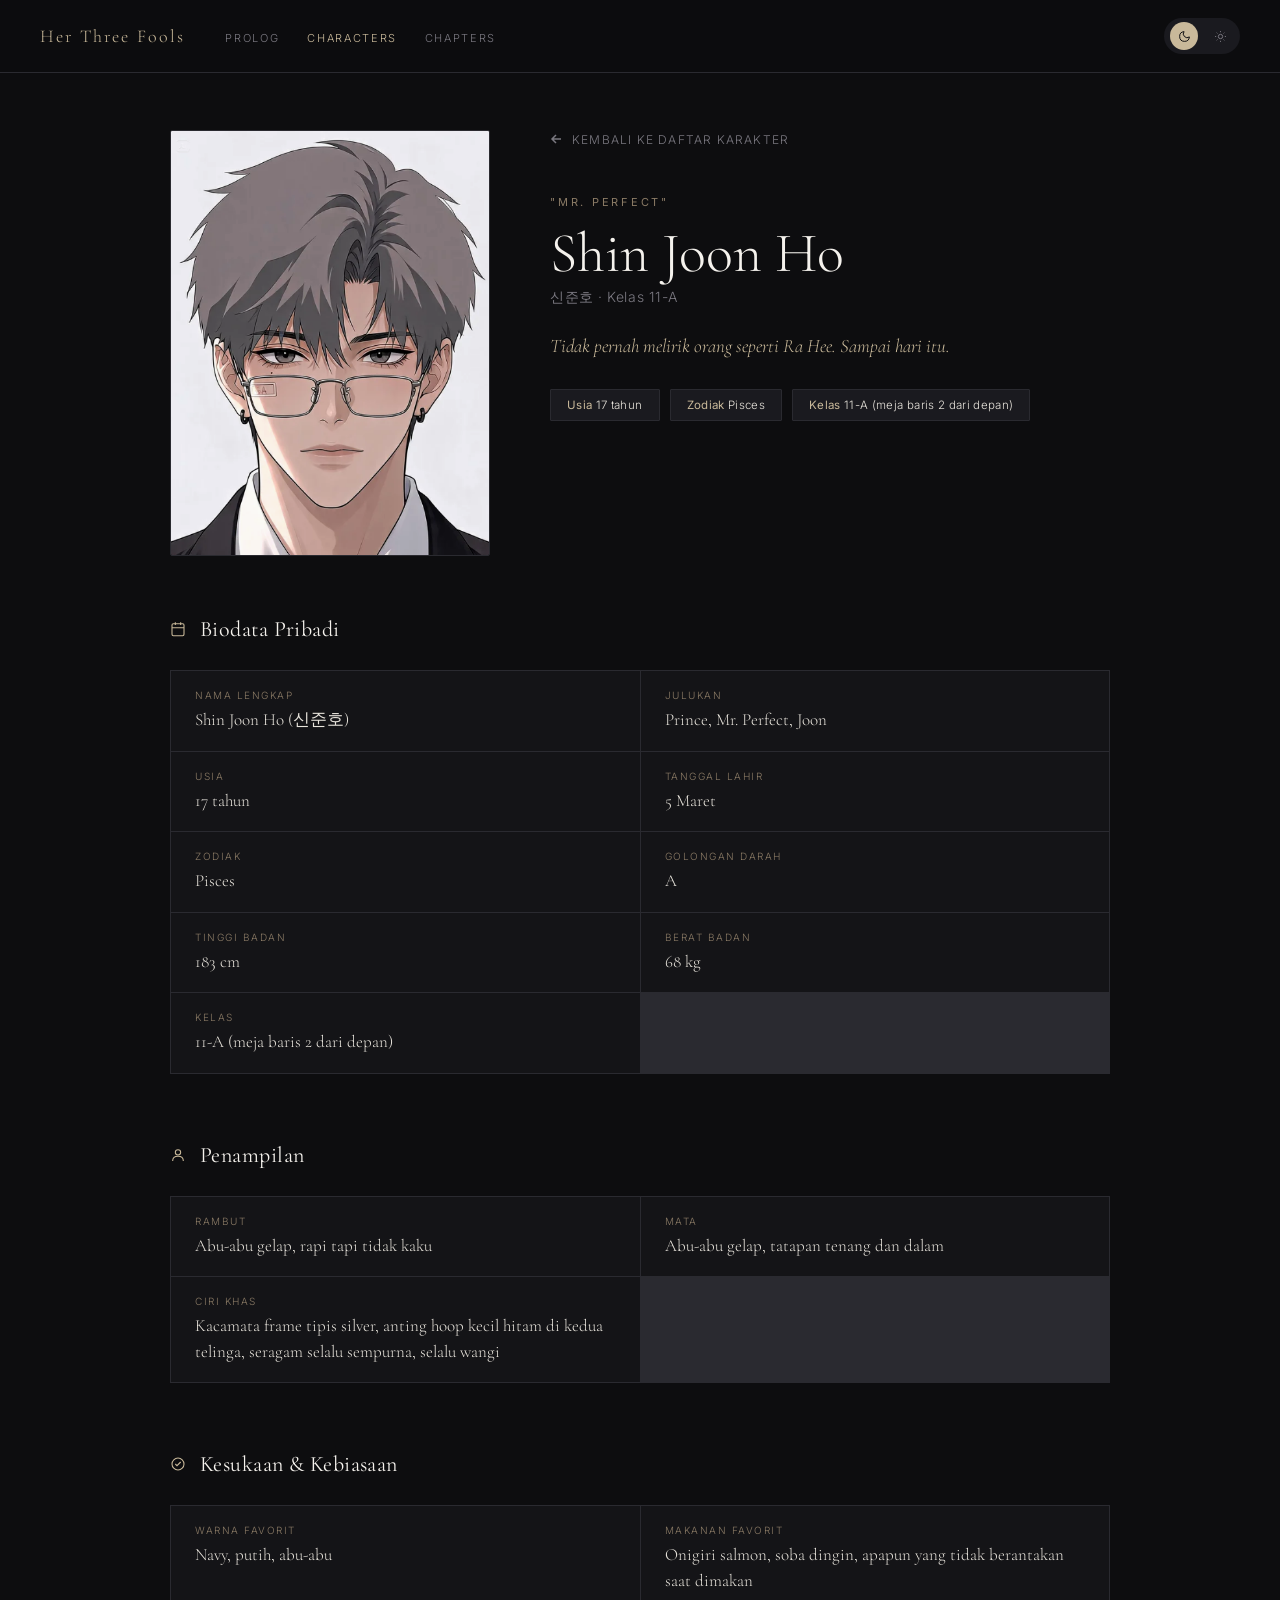
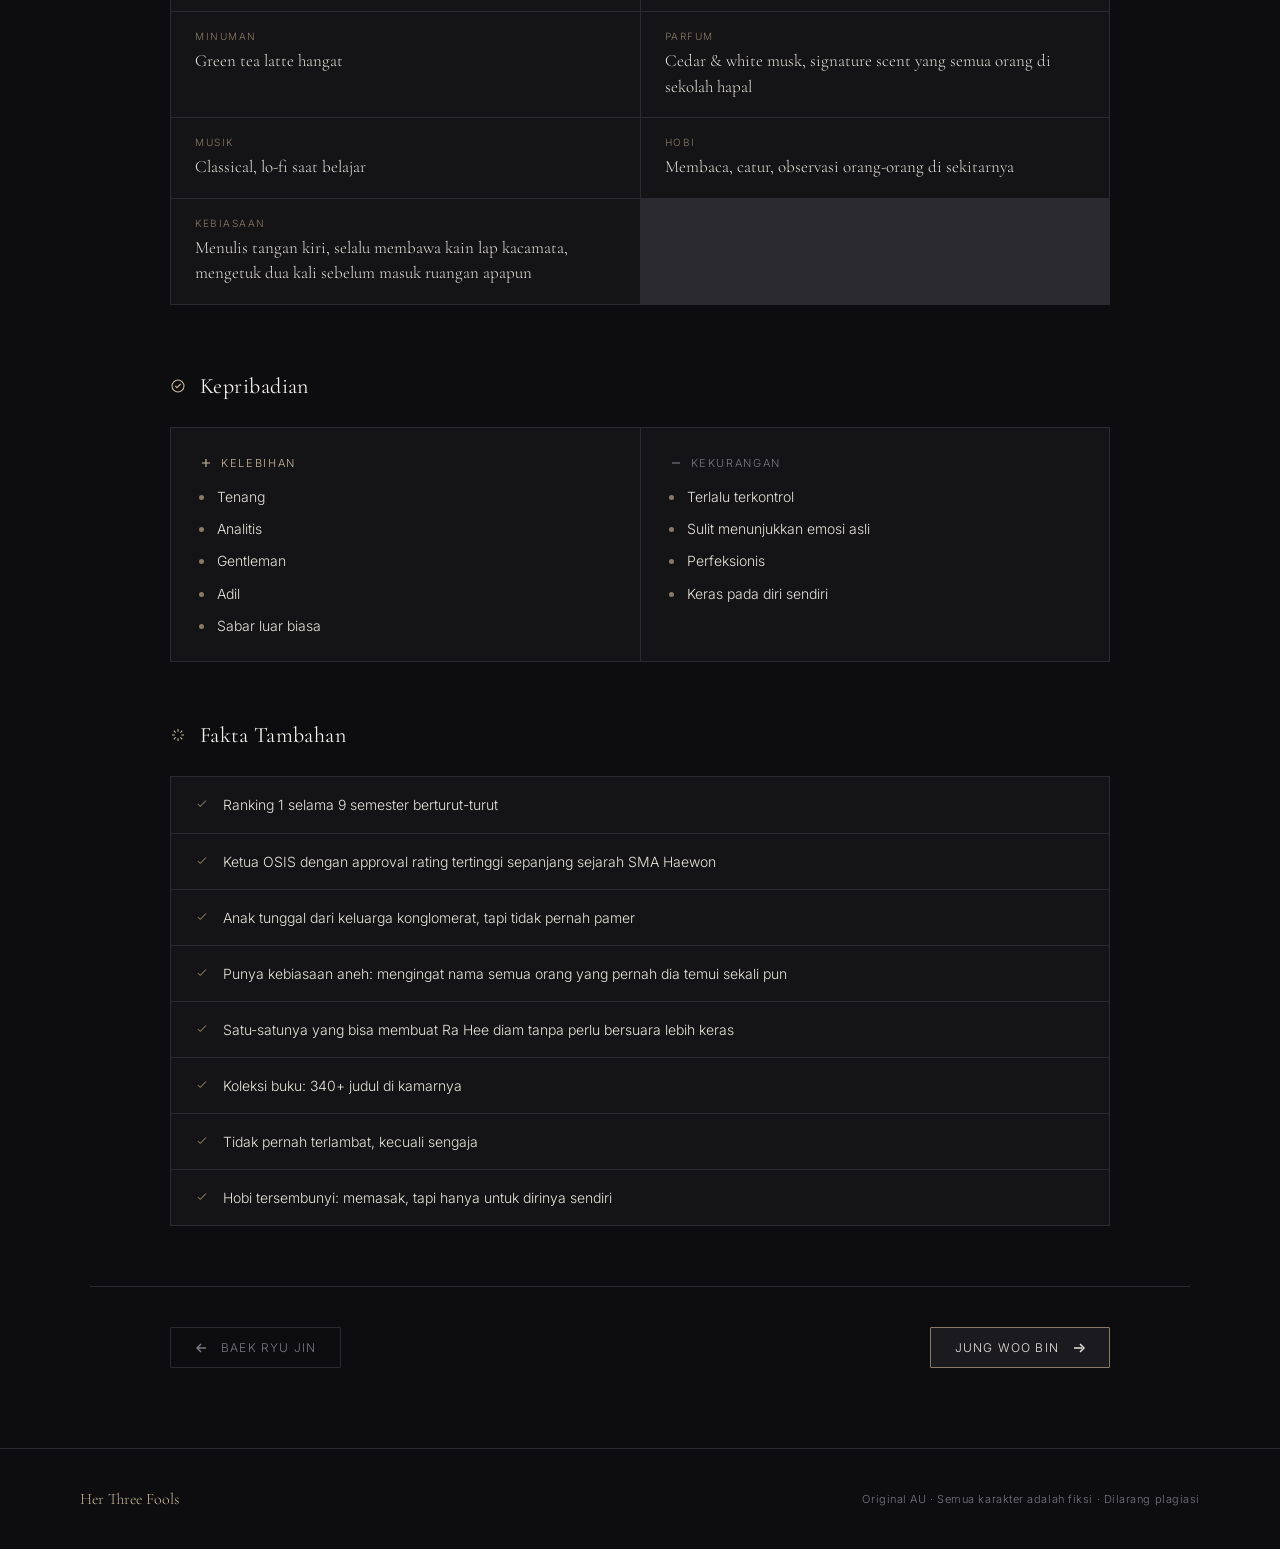
<file: characters/shin-joon-ho.html>
<!DOCTYPE html>
<html lang="id" data-theme="dark">

<head>
    <meta charset="UTF-8" />
    <meta name="viewport" content="width=device-width, initial-scale=1.0" />
    <title>Shin Joon Ho | Her Three Fools</title>
    <link
        href="https://fonts.googleapis.com/css2?family=Cormorant+Garamond:ital,wght@0,300;0,400;0,600;1,300;1,400&family=Inter:wght@300;400;500&display=swap"
        rel="stylesheet" />
    <link rel="stylesheet" href="../assets/style.css" />
</head>

<body>

    <nav>
        <div class="nav-left">
            <a class="nav-logo" href="../index.html">Her Three Fools</a>
            <ul class="nav-links">
                <li><a href="../index.html#prolog">Prolog</a></li>
                <li><a href="../index.html#characters" class="current">Characters</a></li>
                <li><a href="../index.html#chapters">Chapters</a></li>
            </ul>
        </div>
        <div class="nav-right">
            <button class="theme-toggle" onclick="toggleTheme()" title="Ganti tema" style="cursor:pointer;border:none;font-family:'Inter',sans-serif;">
                <div class="toggle-icon" id="icon-dark">
                    <svg width="13" height="13" viewBox="0 0 24 24" fill="none" stroke="currentColor" stroke-width="1.8"><path d="M21 12.79A9 9 0 1111.21 3 7 7 0 0021 12.79z"/></svg>
                </div>
                <div class="toggle-icon" id="icon-light">
                    <svg width="13" height="13" viewBox="0 0 24 24" fill="none" stroke="currentColor" stroke-width="1.8"><circle cx="12" cy="12" r="4"/><path d="M12 2v2M12 20v2M4.93 4.93l1.41 1.41M17.66 17.66l1.41 1.41M2 12h2M20 12h2M6.34 17.66l-1.41 1.41M19.07 4.93l-1.41 1.41"/></svg>
                </div>
            </button>
            <button class="hamburger-btn" onclick="openMobileMenu()" aria-label="Menu">
                <svg width="16" height="16" viewBox="0 0 24 24" fill="none" stroke="currentColor" stroke-width="1.8"><path d="M3 6h18M3 12h18M3 18h18"/></svg>
            </button>
        </div>
    </nav>

    <div class="menu-overlay" id="menu-overlay" onclick="closeMobileMenu()"></div>
    <div class="mobile-menu" id="mobile-menu">
        <button class="mobile-close" onclick="closeMobileMenu()" aria-label="Tutup menu">
            <svg width="14" height="14" viewBox="0 0 24 24" fill="none" stroke="currentColor" stroke-width="1.8"><path d="M6 6l12 12M18 6L6 18"/></svg>
        </button>
        <a href="../index.html#prolog">Prolog</a>
        <a href="../index.html#characters" class="current">Characters</a>
        <a href="../index.html#chapters">Chapters</a>
    </div>

    <div class="char-hero">
        <div class="char-hero-photo">
            <img src="../assets/images/shin-joon-ho.jpg" alt="Shin Joon Ho" />
        </div>
        <div class="char-hero-info">
            <a class="reader-back" href="../index.html#characters"><svg width="14" height="14" viewBox="0 0 14 14" fill="none" stroke="currentColor" stroke-width="1.5"><path d="M11 7H3M6 3L2 7l4 4"/></svg> Kembali ke Daftar Karakter</a>
            <div class="hero-eyebrow">"Mr. Perfect"</div>
            <h1 class="reader-title">Shin Joon Ho</h1>
            <div class="char-hero-name-kr">신준호 · Kelas 11-A</div>
            <p class="char-hero-tagline">Tidak pernah melirik orang seperti Ra Hee. Sampai hari itu.</p>
            <div class="char-stat-row">
                <div class="char-stat-chip"><b>Usia</b> 17 tahun</div>
                <div class="char-stat-chip"><b>Zodiak</b> Pisces</div>
                <div class="char-stat-chip"><b>Kelas</b> 11-A (meja baris 2 dari depan)</div>
                
            </div>
        </div>
    </div>

    <section class="bio-section">
        <div class="bio-section-title"><svg width="16" height="16" viewBox="0 0 24 24" fill="none" stroke="currentColor" stroke-width="1.6"><rect x="3" y="4" width="18" height="18" rx="2"/><path d="M16 2v4M8 2v4M3 10h18"/></svg><h2>Biodata Pribadi</h2></div>
        <div class="bio-grid">
            <div class="bio-row">
                <div class="bio-label">Nama Lengkap</div>
                <div class="bio-value">Shin Joon Ho (신준호)</div>
            </div>
            <div class="bio-row">
                <div class="bio-label">Julukan</div>
                <div class="bio-value">Prince, Mr. Perfect, Joon</div>
            </div>
            <div class="bio-row">
                <div class="bio-label">Usia</div>
                <div class="bio-value">17 tahun</div>
            </div>
            <div class="bio-row">
                <div class="bio-label">Tanggal Lahir</div>
                <div class="bio-value">5 Maret</div>
            </div>
            <div class="bio-row">
                <div class="bio-label">Zodiak</div>
                <div class="bio-value">Pisces</div>
            </div>
            <div class="bio-row">
                <div class="bio-label">Golongan Darah</div>
                <div class="bio-value">A</div>
            </div>
            <div class="bio-row">
                <div class="bio-label">Tinggi Badan</div>
                <div class="bio-value">183 cm</div>
            </div>
            <div class="bio-row">
                <div class="bio-label">Berat Badan</div>
                <div class="bio-value">68 kg</div>
            </div>
            <div class="bio-row">
                <div class="bio-label">Kelas</div>
                <div class="bio-value">11-A (meja baris 2 dari depan)</div>
            </div>
        </div>
    </section>

    <section class="bio-section">
        <div class="bio-section-title"><svg width="16" height="16" viewBox="0 0 24 24" fill="none" stroke="currentColor" stroke-width="1.6"><circle cx="12" cy="8" r="4"/><path d="M4 21c0-4.4 3.6-7 8-7s8 2.6 8 7"/></svg><h2>Penampilan</h2></div>
        <div class="bio-grid">
            <div class="bio-row">
                <div class="bio-label">Rambut</div>
                <div class="bio-value">Abu-abu gelap, rapi tapi tidak kaku</div>
            </div>
            <div class="bio-row">
                <div class="bio-label">Mata</div>
                <div class="bio-value">Abu-abu gelap, tatapan tenang dan dalam</div>
            </div>
            <div class="bio-row">
                <div class="bio-label">Ciri Khas</div>
                <div class="bio-value">Kacamata frame tipis silver, anting hoop kecil hitam di kedua telinga, seragam selalu sempurna, selalu wangi</div>
            </div>
        </div>
    </section>

    <section class="bio-section">
        <div class="bio-section-title"><svg width="16" height="16" viewBox="0 0 24 24" fill="none" stroke="currentColor" stroke-width="1.6"><circle cx="12" cy="12" r="9"/><path d="M8 12l2.5 2.5L16 9"/></svg><h2>Kesukaan &amp; Kebiasaan</h2></div>
        <div class="bio-grid">
            <div class="bio-row">
                <div class="bio-label">Warna Favorit</div>
                <div class="bio-value">Navy, putih, abu-abu</div>
            </div>
            <div class="bio-row">
                <div class="bio-label">Makanan Favorit</div>
                <div class="bio-value">Onigiri salmon, soba dingin, apapun yang tidak berantakan saat dimakan</div>
            </div>
            <div class="bio-row">
                <div class="bio-label">Minuman</div>
                <div class="bio-value">Green tea latte hangat</div>
            </div>
            <div class="bio-row">
                <div class="bio-label">Parfum</div>
                <div class="bio-value">Cedar &amp; white musk, signature scent yang semua orang di sekolah hapal</div>
            </div>
            <div class="bio-row">
                <div class="bio-label">Musik</div>
                <div class="bio-value">Classical, lo-fi saat belajar</div>
            </div>
            <div class="bio-row">
                <div class="bio-label">Hobi</div>
                <div class="bio-value">Membaca, catur, observasi orang-orang di sekitarnya</div>
            </div>
            <div class="bio-row">
                <div class="bio-label">Kebiasaan</div>
                <div class="bio-value">Menulis tangan kiri, selalu membawa kain lap kacamata, mengetuk dua kali sebelum masuk ruangan apapun</div>
            </div>
        </div>
    </section>

    <section class="bio-section">
        <div class="bio-section-title"><svg width="16" height="16" viewBox="0 0 24 24" fill="none" stroke="currentColor" stroke-width="1.6"><circle cx="12" cy="12" r="9"/><path d="M8 12l2.5 2.5L16 9"/></svg><h2>Kepribadian</h2></div>
        <div class="trait-columns">
            <div class="trait-col">
                <div class="trait-col-label positive"><svg width="14" height="14" viewBox="0 0 24 24" fill="none" stroke="currentColor" stroke-width="2"><path d="M12 5v14M5 12h14"/></svg> Kelebihan</div>
                <ul class="trait-list">
                    <li>Tenang</li>
                    <li>Analitis</li>
                    <li>Gentleman</li>
                    <li>Adil</li>
                    <li>Sabar luar biasa</li>
                </ul>
            </div>
            <div class="trait-col">
                <div class="trait-col-label negative"><svg width="14" height="14" viewBox="0 0 24 24" fill="none" stroke="currentColor" stroke-width="2"><path d="M5 12h14"/></svg> Kekurangan</div>
                <ul class="trait-list">
                    <li>Terlalu terkontrol</li>
                    <li>Sulit menunjukkan emosi asli</li>
                    <li>Perfeksionis</li>
                    <li>Keras pada diri sendiri</li>
                </ul>
            </div>
        </div>
    </section>

    <section class="bio-section">
        <div class="bio-section-title"><svg width="16" height="16" viewBox="0 0 24 24" fill="none" stroke="currentColor" stroke-width="1.6"><path d="M12 3v4M12 17v4M3 12h4M17 12h4M5.6 5.6l2.8 2.8M15.6 15.6l2.8 2.8M5.6 18.4l2.8-2.8M15.6 8.4l2.8-2.8"/></svg><h2>Fakta Tambahan</h2></div>
        <ul class="facts-list">
            <li><svg width="14" height="14" viewBox="0 0 24 24" fill="none" stroke="currentColor" stroke-width="1.8"><path d="M5 12l4 4L19 6"/></svg><span>Ranking 1 selama 9 semester berturut-turut</span></li>
            <li><svg width="14" height="14" viewBox="0 0 24 24" fill="none" stroke="currentColor" stroke-width="1.8"><path d="M5 12l4 4L19 6"/></svg><span>Ketua OSIS dengan approval rating tertinggi sepanjang sejarah SMA Haewon</span></li>
            <li><svg width="14" height="14" viewBox="0 0 24 24" fill="none" stroke="currentColor" stroke-width="1.8"><path d="M5 12l4 4L19 6"/></svg><span>Anak tunggal dari keluarga konglomerat, tapi tidak pernah pamer</span></li>
            <li><svg width="14" height="14" viewBox="0 0 24 24" fill="none" stroke="currentColor" stroke-width="1.8"><path d="M5 12l4 4L19 6"/></svg><span>Punya kebiasaan aneh: mengingat nama semua orang yang pernah dia temui sekali pun</span></li>
            <li><svg width="14" height="14" viewBox="0 0 24 24" fill="none" stroke="currentColor" stroke-width="1.8"><path d="M5 12l4 4L19 6"/></svg><span>Satu-satunya yang bisa membuat Ra Hee diam tanpa perlu bersuara lebih keras</span></li>
            <li><svg width="14" height="14" viewBox="0 0 24 24" fill="none" stroke="currentColor" stroke-width="1.8"><path d="M5 12l4 4L19 6"/></svg><span>Koleksi buku: 340+ judul di kamarnya</span></li>
            <li><svg width="14" height="14" viewBox="0 0 24 24" fill="none" stroke="currentColor" stroke-width="1.8"><path d="M5 12l4 4L19 6"/></svg><span>Tidak pernah terlambat, kecuali sengaja</span></li>
            <li><svg width="14" height="14" viewBox="0 0 24 24" fill="none" stroke="currentColor" stroke-width="1.8"><path d="M5 12l4 4L19 6"/></svg><span>Hobi tersembunyi: memasak, tapi hanya untuk dirinya sendiri</span></li>
        </ul>
    </section>


    <div class="char-nav-footer">
        <a class="nav-chapter-btn" href="baek-ryu-jin.html"><svg width="14" height="14" viewBox="0 0 14 14" fill="none" stroke="currentColor" stroke-width="1.5"><path d="M11 7H3M6 3L2 7l4 4"/></svg><span class="btn-text">Baek Ryu Jin</span></a>
        <a class="nav-chapter-btn primary" href="jung-woo-bin.html"><span class="btn-text">Jung Woo Bin</span><svg width="14" height="14" viewBox="0 0 14 14" fill="none" stroke="currentColor" stroke-width="1.5"><path d="M3 7h8M9 3l4 4-4 4"/></svg></a>
    </div>

    <footer>
        <div class="footer-title">Her Three Fools</div>
        <div class="footer-note">Original AU &middot; Semua karakter adalah fiksi &middot; Dilarang plagiasi</div>
    </footer>

    <script src="../assets/site.js"></script>
</body>

</html>
</file>
<file: assets/style.css>
@import url('https://fonts.googleapis.com/css2?family=Cormorant+Garamond:ital,wght@0,300;0,400;0,600;1,300;1,400&family=Inter:wght@300;400;500&display=swap');

*,
*::before,
*::after {
    box-sizing: border-box;
    margin: 0;
    padding: 0;
}

/* ── DARK THEME ── */
:root,
[data-theme="dark"] {
    --bg: #0d0d0f;
    --surface: #141417;
    --surface2: #1a1a1f;
    --border: #2a2a30;
    --text: #e8e4dc;
    --muted: #7a7880;
    --accent: #c9b99a;
    --accent-dim: #8a7a65;
    --white: #f5f2ed;
    --nav-bg: rgba(13, 13, 15, 0.96);
    --poster-grad: rgba(13, 13, 15, 0.6);
    --hero-fade: #0d0d0f;
    --quote-col: #1a1a1f;
}

/* ── LIGHT THEME ── */
[data-theme="light"] {
    --bg: #f7f4ef;
    --surface: #ffffff;
    --surface2: #f0ece5;
    --border: #e0d9cf;
    --text: #2a2520;
    --muted: #9a8f82;
    --accent: #8a6a45;
    --accent-dim: #b08d6a;
    --white: #1a1510;
    --nav-bg: rgba(247, 244, 239, 0.96);
    --poster-grad: rgba(247, 244, 239, 0.5);
    --hero-fade: #f7f4ef;
    --quote-col: #ede8e0;
}

html {
    scroll-behavior: smooth;
}

body {
    background: var(--bg);
    color: var(--text);
    font-family: 'Inter', sans-serif;
    font-weight: 300;
    min-height: 100vh;
    overflow-x: hidden;
    transition: background 0.35s ease, color 0.35s ease;
}

/* ── NAV ── */
nav {
    position: fixed;
    top: 0;
    left: 0;
    right: 0;
    z-index: 200;
    padding: 18px 40px;
    display: flex;
    align-items: center;
    justify-content: space-between;
    background: var(--nav-bg);
    backdrop-filter: blur(12px);
    border-bottom: 1px solid var(--border);
    transition: background 0.35s, border-color 0.35s;
}

.nav-left {
    display: flex;
    align-items: center;
    gap: 40px;
}

.nav-logo {
    font-family: 'Cormorant Garamond', serif;
    font-size: 18px;
    font-weight: 300;
    letter-spacing: 0.12em;
    color: var(--accent);
    text-decoration: none;
    cursor: pointer;
}

.nav-links {
    display: flex;
    gap: 28px;
    list-style: none;
}

.nav-links a {
    color: var(--muted);
    text-decoration: none;
    font-size: 11px;
    letter-spacing: 0.15em;
    text-transform: uppercase;
    transition: color 0.2s;
}

.nav-links a:hover,
.nav-links a.current {
    color: var(--accent);
}

.nav-right {
    display: flex;
    align-items: center;
    gap: 14px;
}

/* ── THEME TOGGLE ── */
.theme-toggle {
    display: flex;
    align-items: center;
    gap: 8px;
    background: var(--surface2);
    border: 1px solid var(--border);
    border-radius: 999px;
    padding: 4px 6px;
    cursor: pointer;
    transition: background 0.3s, border-color 0.3s;
}

.theme-toggle:hover {
    border-color: var(--accent);
}

.toggle-icon {
    width: 28px;
    height: 28px;
    border-radius: 50%;
    display: flex;
    align-items: center;
    justify-content: center;
    transition: background 0.25s, color 0.25s;
}

.toggle-icon.active {
    background: var(--accent);
    color: var(--bg);
}

.toggle-icon:not(.active) {
    color: var(--muted);
}

/* ── HAMBURGER (mobile nav) ── */
.hamburger-btn {
    display: none;
    width: 36px;
    height: 36px;
    border-radius: 50%;
    align-items: center;
    justify-content: center;
    background: var(--surface2);
    border: 1px solid var(--border);
    color: var(--text);
    cursor: pointer;
}

.mobile-menu {
    display: none;
    position: fixed;
    top: 0;
    right: 0;
    bottom: 0;
    width: 78%;
    max-width: 320px;
    background: var(--nav-bg);
    backdrop-filter: blur(16px);
    border-left: 1px solid var(--border);
    z-index: 300;
    padding: 90px 32px 40px;
    transform: translateX(100%);
    transition: transform 0.3s ease;
    flex-direction: column;
    gap: 4px;
}

.mobile-menu.open {
    transform: translateX(0);
}

.mobile-menu a {
    display: block;
    color: var(--text);
    text-decoration: none;
    font-family: 'Cormorant Garamond', serif;
    font-size: 22px;
    padding: 16px 0;
    border-bottom: 1px solid var(--border);
}

.mobile-menu a.current {
    color: var(--accent);
}

.menu-overlay {
    display: none;
    position: fixed;
    inset: 0;
    background: rgba(0, 0, 0, 0.5);
    z-index: 290;
    opacity: 0;
    transition: opacity 0.3s ease;
}

.menu-overlay.open {
    display: block;
    opacity: 1;
}

.mobile-close {
    position: absolute;
    top: 20px;
    right: 24px;
    width: 32px;
    height: 32px;
    display: flex;
    align-items: center;
    justify-content: center;
    background: none;
    border: 1px solid var(--border);
    border-radius: 50%;
    color: var(--text);
    cursor: pointer;
}

@media (max-width: 900px) {
    .nav-links {
        display: none;
    }

    .hamburger-btn {
        display: flex;
    }

    .mobile-menu {
        display: flex;
    }
}

/* ── HERO ── */
.hero {
    min-height: 100vh;
    display: grid;
    grid-template-columns: 1fr 1fr;
    align-items: center;
    padding: 80px 80px 0;
    gap: 80px;
    position: relative;
}

.hero::after {
    content: '';
    position: absolute;
    bottom: 0;
    left: 0;
    right: 0;
    height: 180px;
    background: linear-gradient(to bottom, transparent, var(--hero-fade));
    pointer-events: none;
    transition: background 0.35s;
}

.hero-poster {
    display: flex;
    justify-content: center;
    align-items: center;
}

.poster-frame {
    position: relative;
    width: 320px;
}

.poster-frame img {
    width: 100%;
    border-radius: 2px;
    display: block;
    filter: contrast(1.03) brightness(0.97);
}

.poster-overlay {
    position: absolute;
    inset: 0;
    background: linear-gradient(to top, var(--poster-grad) 0%, transparent 55%);
    border-radius: 2px;
    transition: background 0.35s;
}

.poster-label {
    position: absolute;
    bottom: 20px;
    left: 20px;
    right: 20px;
}

.poster-tag {
    font-size: 10px;
    letter-spacing: 0.2em;
    text-transform: uppercase;
    color: var(--accent);
    font-weight: 400;
    margin-bottom: 6px;
}

.poster-chapter-badge {
    display: inline-block;
    background: rgba(201, 185, 154, 0.15);
    border: 1px solid rgba(201, 185, 154, 0.3);
    color: var(--accent);
    font-size: 11px;
    letter-spacing: 0.1em;
    padding: 4px 12px;
    border-radius: 1px;
}

.poster-frame::before,
.poster-frame::after {
    content: '';
    position: absolute;
    width: 20px;
    height: 20px;
    border-color: var(--accent);
    border-style: solid;
    transition: border-color 0.35s;
}

.poster-frame::before {
    top: -6px;
    left: -6px;
    border-width: 1px 0 0 1px;
}

.poster-frame::after {
    bottom: -6px;
    right: -6px;
    border-width: 0 1px 1px 0;
}

.scene-img {
    display: block;
    width: 100%;
    max-width: 700px;
    height: auto;
    margin: 2rem auto;
    border-radius: 4px;
}

/* ── HERO TEXT ── */
.hero-eyebrow {
    font-size: 11px;
    letter-spacing: 0.25em;
    text-transform: uppercase;
    color: var(--accent-dim);
    margin-bottom: 20px;
    font-weight: 400;
}

.hero-title {
    font-family: 'Cormorant Garamond', serif;
    font-size: 72px;
    font-weight: 300;
    line-height: 0.92;
    color: var(--white);
    margin-bottom: 8px;
    transition: color 0.35s;
}

.hero-title em {
    font-style: italic;
    color: var(--accent);
}

.hero-subtitle {
    font-family: 'Cormorant Garamond', serif;
    font-size: 17px;
    font-weight: 300;
    font-style: italic;
    color: var(--muted);
    margin-bottom: 32px;
    letter-spacing: 0.05em;
}

.hero-divider {
    width: 40px;
    height: 1px;
    background: var(--accent-dim);
    margin-bottom: 28px;
    transition: background 0.35s;
}

.hero-desc {
    font-size: 14px;
    line-height: 1.9;
    color: var(--muted);
    max-width: 420px;
    margin-bottom: 40px;
}

.hero-desc strong {
    color: var(--accent);
    font-weight: 400;
}

.cast-row {
    display: flex;
    flex-wrap: wrap;
    gap: 8px;
    margin-bottom: 48px;
}

.cast-chip {
    background: var(--surface2);
    border: 1px solid var(--border);
    padding: 6px 14px;
    border-radius: 1px;
    font-size: 11px;
    letter-spacing: 0.05em;
    color: var(--muted);
    white-space: nowrap;
    transition: background 0.35s, border-color 0.35s;
    display: inline-flex;
    align-items: center;
    gap: 6px;
    text-decoration: none;
}

.cast-chip svg {
    flex-shrink: 0;
    color: var(--accent);
}

.cast-chip span {
    color: var(--text);
}

.btn-read {
    display: inline-flex;
    align-items: center;
    gap: 12px;
    background: var(--accent);
    color: var(--bg);
    font-size: 12px;
    font-weight: 500;
    letter-spacing: 0.15em;
    text-transform: uppercase;
    padding: 14px 32px;
    border-radius: 1px;
    transition: opacity 0.2s, transform 0.2s;
    cursor: pointer;
    border: none;
    font-family: 'Inter', sans-serif;
    text-decoration: none;
}

.btn-read:hover {
    opacity: 0.85;
    transform: translateY(-1px);
}

.btn-read svg {
    transition: transform 0.2s;
}

.btn-read:hover svg {
    transform: translateX(3px);
}

/* ── SECTIONS ── */
.section {
    padding: 100px 80px;
    max-width: 1200px;
    margin: 0 auto;
}

.section-label {
    display: flex;
    align-items: center;
    gap: 16px;
    margin-bottom: 48px;
}

.section-label span {
    font-size: 10px;
    letter-spacing: 0.3em;
    text-transform: uppercase;
    color: var(--accent);
    font-weight: 400;
    white-space: nowrap;
}

.section-label::after {
    content: '';
    flex: 1;
    height: 1px;
    background: var(--border);
    transition: background 0.35s;
}

/* ── PROLOG ── */
.prolog-card {
    background: var(--surface);
    border: 1px solid var(--border);
    padding: 60px;
    position: relative;
    overflow: hidden;
    transition: background 0.35s, border-color 0.35s;
}

.prolog-card::before {
    content: '"';
    font-family: 'Cormorant Garamond', serif;
    font-size: clamp(110px, 22vw, 220px);
    color: var(--quote-col);
    position: absolute;
    top: -0.12em;
    left: 0.06em;
    line-height: 1;
    pointer-events: none;
    user-select: none;
    transition: color 0.35s;
}

.prolog-title {
    font-family: 'Cormorant Garamond', serif;
    font-size: 13px;
    letter-spacing: 0.2em;
    text-transform: uppercase;
    color: var(--accent);
    margin-bottom: 32px;
    font-weight: 400;
    position: relative;
    z-index: 1;
}

.prolog-text {
    font-family: 'Cormorant Garamond', serif;
    font-size: 18px;
    line-height: 1.95;
    color: var(--text);
    font-weight: 300;
    position: relative;
    z-index: 1;
}

.prolog-text p {
    margin-bottom: 20px;
}

.prolog-text p:last-child {
    margin-bottom: 0;
}

.prolog-text .highlight {
    font-style: italic;
    color: var(--accent);
}

/* ── CHAPTERS GRID ── */
.chapters-grid {
    display: grid;
    grid-template-columns: repeat(auto-fill, minmax(280px, 1fr));
    gap: 1px;
    background: var(--border);
    border: 1px solid var(--border);
    transition: background 0.35s, border-color 0.35s;
}

.chapter-card {
    background: var(--surface);
    padding: 36px 32px;
    cursor: pointer;
    transition: background 0.2s;
    text-decoration: none;
    display: block;
    position: relative;
}

.chapter-card:hover:not(.locked) {
    background: var(--surface2);
}

.chapter-card.locked {
    cursor: default;
}

.chapter-num {
    font-family: 'Cormorant Garamond', serif;
    font-size: 48px;
    font-weight: 300;
    color: var(--border);
    line-height: 1;
    margin-bottom: 16px;
    transition: color 0.2s;
}

.chapter-card:hover:not(.locked) .chapter-num {
    color: var(--accent-dim);
}

.chapter-title {
    font-family: 'Cormorant Garamond', serif;
    font-size: 20px;
    font-weight: 400;
    color: var(--text);
    margin-bottom: 8px;
    line-height: 1.3;
}

.chapter-desc {
    font-size: 12px;
    color: var(--muted);
    line-height: 1.6;
    letter-spacing: 0.02em;
}

.chapter-status {
    position: absolute;
    top: 20px;
    right: 20px;
    font-size: 10px;
    letter-spacing: 0.15em;
    text-transform: uppercase;
    font-weight: 400;
}

.status-available {
    color: var(--accent);
}

.status-soon {
    color: var(--muted);
    display: flex;
    align-items: center;
    gap: 6px;
}

.status-soon::before {
    content: '';
    width: 4px;
    height: 4px;
    border-radius: 50%;
    background: var(--border);
    display: inline-block;
}

/* ── CHARACTERS GRID (index) ── */
.characters-grid {
    display: grid;
    grid-template-columns: repeat(4, 1fr);
    gap: 24px;
}

.char-card {
    background: var(--surface);
    border: 1px solid var(--border);
    transition: background 0.35s, border-color 0.35s, transform 0.2s;
    overflow: hidden;
    text-decoration: none;
    display: block;
    color: inherit;
}

.char-card:hover {
    transform: translateY(-4px);
}

.char-photo-wrap {
    position: relative;
    width: 100%;
    aspect-ratio: 3 / 4;
    overflow: hidden;
    background: var(--surface2);
}

.char-photo-wrap img {
    width: 100%;
    height: 100%;
    object-fit: cover;
    object-position: top center;
    display: block;
    filter: contrast(1.03) brightness(0.98);
}

.char-photo-fade {
    position: absolute;
    inset: 0;
    background: linear-gradient(to top, var(--surface) 0%, transparent 38%);
    transition: background 0.35s;
}

.char-icon-badge {
    position: absolute;
    top: 14px;
    right: 14px;
    width: 30px;
    height: 30px;
    border-radius: 50%;
    background: rgba(13, 13, 15, 0.55);
    backdrop-filter: blur(4px);
    border: 1px solid rgba(245, 242, 237, 0.25);
    display: flex;
    align-items: center;
    justify-content: center;
    color: var(--accent);
}

[data-theme="light"] .char-icon-badge {
    background: rgba(255, 255, 255, 0.6);
    border: 1px solid rgba(20, 15, 10, 0.15);
}

.char-body {
    padding: 22px 22px 26px;
}

.char-alias {
    font-size: 10px;
    letter-spacing: 0.2em;
    text-transform: uppercase;
    color: var(--accent-dim);
    margin-bottom: 8px;
}

.char-name {
    font-family: 'Cormorant Garamond', serif;
    font-size: 24px;
    font-weight: 400;
    color: var(--white);
    margin-bottom: 4px;
    line-height: 1.2;
    transition: color 0.35s;
}

.char-name-kr {
    font-size: 12px;
    color: var(--muted);
    margin-bottom: 16px;
    letter-spacing: 0.04em;
}

.char-tagline {
    font-family: 'Cormorant Garamond', serif;
    font-style: italic;
    font-size: 14px;
    color: var(--accent);
    margin-bottom: 16px;
    line-height: 1.5;
}

.char-meta-list {
    display: flex;
    flex-direction: column;
    gap: 8px;
    padding-top: 14px;
    border-top: 1px solid var(--border);
    transition: border-color 0.35s;
}

.char-meta-row {
    display: flex;
    align-items: flex-start;
    gap: 9px;
    font-size: 11.5px;
    color: var(--muted);
    line-height: 1.5;
}

.char-meta-row svg {
    flex-shrink: 0;
    margin-top: 2px;
    color: var(--accent-dim);
}

.char-meta-row b {
    color: var(--text);
    font-weight: 400;
}

.char-more-link {
    display: flex;
    align-items: center;
    gap: 6px;
    margin-top: 16px;
    font-size: 10.5px;
    letter-spacing: 0.12em;
    text-transform: uppercase;
    color: var(--accent);
}

.char-more-link svg {
    transition: transform 0.2s;
}

.char-card:hover .char-more-link svg {
    transform: translateX(3px);
}

/* ── PAGES (legacy, harmless if unused) ── */
.page {
    display: none;
}

.page.active {
    display: block;
}

/* ── READER ── */
.reader-header {
    padding: 110px 80px 40px;
    max-width: 800px;
    margin: 0 auto;
}

.reader-back {
    display: inline-flex;
    align-items: center;
    gap: 8px;
    color: var(--muted);
    font-size: 12px;
    letter-spacing: 0.1em;
    text-transform: uppercase;
    cursor: pointer;
    border: none;
    background: none;
    padding: 0;
    transition: color 0.2s;
    margin-bottom: 48px;
    font-family: 'Inter', sans-serif;
    text-decoration: none;
}

.reader-back:hover {
    color: var(--accent);
}

.reader-chapter-label {
    font-size: 11px;
    letter-spacing: 0.25em;
    text-transform: uppercase;
    color: var(--accent-dim);
    margin-bottom: 12px;
}

.reader-title {
    font-family: 'Cormorant Garamond', serif;
    font-size: 48px;
    font-weight: 300;
    color: var(--white);
    line-height: 1.1;
    margin-bottom: 32px;
    transition: color 0.35s;
}

.reader-meta {
    display: flex;
    align-items: center;
    gap: 24px;
    flex-wrap: wrap;
    padding-bottom: 32px;
    border-bottom: 1px solid var(--border);
    transition: border-color 0.35s;
}

.reader-meta span {
    font-size: 12px;
    color: var(--muted);
    letter-spacing: 0.05em;
}

.reader-meta span:first-child {
    color: var(--accent);
}

.reader-body {
    max-width: 680px;
    margin: 0 auto;
    padding: 0 80px 80px;
}

.reader-body p {
    font-family: 'Cormorant Garamond', serif;
    font-size: 19px;
    line-height: 2;
    color: var(--text);
    font-weight: 300;
    margin-bottom: 28px;
}

.reader-body .scene-break {
    text-align: center;
    color: var(--accent);
    margin: 40px 0;
    font-size: 18px;
    letter-spacing: 0.3em;
}

.reader-body .pov {
    font-size: 11px;
    letter-spacing: 0.25em;
    text-transform: uppercase;
    color: var(--accent);
    margin-bottom: 24px;
    margin-top: 40px;
    font-family: 'Inter', sans-serif;
    font-weight: 400;
}

.reader-body .dialogue-line {
    font-family: 'Inter', sans-serif;
    font-size: 13.5px;
    line-height: 1.6;
    background: var(--surface);
    border: 1px solid var(--border);
    border-left: 2px solid var(--accent-dim);
    padding: 12px 16px;
    border-radius: 1px;
    color: var(--muted);
    margin: -8px 0 24px;
    transition: background 0.35s, border-color 0.35s;
}

/* ── CHAR INLINE CARD (kartu karakter di tengah chapter) ──
   Layout vertikal: foto besar di atas (seperti poster),
   semua teks (label/nama/alias/link) ditaruh di bawah foto.
   char-inline-text dibuat "display:contents" supaya anak-anaknya
   ikut urutan flex-column dari char-inline-card tanpa perlu ubah HTML. */
.char-inline-card {
    display: flex;
    flex-direction: column;
    align-items: center;
    text-align: center;
    background: var(--surface);
    border: 1px solid var(--border);
    border-left: 2px solid var(--accent-dim);
    padding: 28px 24px 26px;
    border-radius: 1px;
    margin: 8px 0 32px;
    transition: background 0.35s, border-color 0.35s;
}

.char-inline-photo {
    width: 100%;
    max-width: 460px;
    aspect-ratio: 3 / 4;
    border-radius: 4px;
    overflow: hidden;
    background: var(--surface2);
    margin-bottom: 18px;
}

.char-inline-photo img {
    width: 100%;
    height: 100%;
    object-fit: cover;
    object-position: top center;
    display: block;
    filter: contrast(1.03) brightness(0.98);
}

.char-inline-text {
    display: contents;
}

.char-inline-label {
    font-size: 10px;
    letter-spacing: 0.18em;
    text-transform: uppercase;
    color: var(--accent-dim);
    margin-bottom: 8px;
    font-family: 'Inter', sans-serif;
}

.char-inline-name {
    font-family: 'Cormorant Garamond', serif;
    font-size: 26px;
    font-weight: 400;
    color: var(--white);
    line-height: 1.2;
    margin-bottom: 4px;
    transition: color 0.35s;
}

.char-inline-alias {
    font-family: 'Cormorant Garamond', serif;
    font-style: italic;
    font-size: 14.5px;
    color: var(--accent);
    margin-bottom: 16px;
}

.char-inline-link {
    display: inline-flex;
    align-items: center;
    gap: 4px;
    font-size: 10.5px;
    letter-spacing: 0.1em;
    text-transform: uppercase;
    color: var(--muted);
    text-decoration: none;
    font-family: 'Inter', sans-serif;
    transition: color 0.2s;
}

.char-inline-link:hover {
    color: var(--accent);
}

.reader-nav {
    display: flex;
    justify-content: space-between;
    align-items: center;
    max-width: 680px;
    margin: 0 auto;
    padding: 40px 80px 80px;
    border-top: 1px solid var(--border);
    transition: border-color 0.35s;
    gap: 12px;
}

.nav-chapter-btn {
    display: flex;
    align-items: center;
    gap: 12px;
    background: none;
    border: 1px solid var(--border);
    color: var(--muted);
    padding: 12px 24px;
    font-size: 12px;
    letter-spacing: 0.1em;
    text-transform: uppercase;
    cursor: pointer;
    transition: all 0.2s;
    border-radius: 1px;
    font-family: 'Inter', sans-serif;
    text-decoration: none;
}

.nav-chapter-btn:hover:not(.disabled) {
    border-color: var(--accent);
    color: var(--accent);
}

.nav-chapter-btn.disabled {
    opacity: 0.3;
    pointer-events: none;
}

.nav-chapter-btn.primary {
    background: var(--surface2);
    border-color: var(--accent-dim);
    color: var(--text);
}

.progress-dots {
    display: flex;
    gap: 8px;
}

.dot {
    width: 6px;
    height: 6px;
    border-radius: 50%;
    background: var(--border);
    transition: background 0.35s;
}

.dot.active {
    background: var(--accent);
}

/* ── CHARACTER DETAIL PAGE ── */
.char-hero {
    padding: 130px 80px 60px;
    max-width: 1100px;
    margin: 0 auto;
    display: grid;
    grid-template-columns: 320px 1fr;
    gap: 60px;
    align-items: start;
}

.char-hero-photo {
    position: relative;
    border-radius: 2px;
    overflow: hidden;
    border: 1px solid var(--border);
}

.char-hero-photo img {
    width: 100%;
    display: block;
    aspect-ratio: 3 / 4;
    object-fit: cover;
    object-position: top center;
    filter: contrast(1.03) brightness(0.98);
}

.char-hero-photo::before,
.char-hero-photo::after {
    content: '';
    position: absolute;
    width: 20px;
    height: 20px;
    border-color: var(--accent);
    border-style: solid;
    z-index: 2;
    transition: border-color 0.35s;
}

.char-hero-photo::before {
    top: -1px;
    left: -1px;
    border-width: 1px 0 0 1px;
}

.char-hero-photo::after {
    bottom: -1px;
    right: -1px;
    border-width: 0 1px 1px 0;
}

.char-hero-info .hero-eyebrow {
    margin-bottom: 14px;
}

.char-hero-info .reader-title {
    font-size: 56px;
    margin-bottom: 4px;
}

.char-hero-name-kr {
    font-size: 14px;
    color: var(--muted);
    letter-spacing: 0.04em;
    margin-bottom: 24px;
}

.char-hero-tagline {
    font-family: 'Cormorant Garamond', serif;
    font-style: italic;
    font-size: 19px;
    color: var(--accent);
    line-height: 1.6;
    margin-bottom: 28px;
    max-width: 520px;
}

.char-stat-row {
    display: flex;
    flex-wrap: wrap;
    gap: 10px;
}

.char-stat-chip {
    background: var(--surface2);
    border: 1px solid var(--border);
    padding: 8px 16px;
    border-radius: 1px;
    font-size: 11.5px;
    color: var(--text);
    letter-spacing: 0.03em;
    transition: background 0.35s, border-color 0.35s;
}

.char-stat-chip b {
    color: var(--accent);
    font-weight: 400;
}

/* Biodata sections */
.bio-section {
    max-width: 1100px;
    margin: 0 auto;
    padding: 0 80px 60px;
}

.bio-section-title {
    display: flex;
    align-items: center;
    gap: 14px;
    margin-bottom: 28px;
}

.bio-section-title svg {
    color: var(--accent);
    flex-shrink: 0;
}

.bio-section-title h2 {
    font-family: 'Cormorant Garamond', serif;
    font-size: 22px;
    font-weight: 400;
    color: var(--white);
    letter-spacing: 0.02em;
    transition: color 0.35s;
}

.bio-grid {
    display: grid;
    grid-template-columns: repeat(2, 1fr);
    gap: 1px;
    background: var(--border);
    border: 1px solid var(--border);
    margin-bottom: 8px;
    transition: background 0.35s, border-color 0.35s;
}

.bio-row {
    background: var(--surface);
    padding: 18px 24px;
    transition: background 0.35s;
}

.bio-row .bio-label {
    font-size: 10px;
    letter-spacing: 0.15em;
    text-transform: uppercase;
    color: var(--accent-dim);
    margin-bottom: 6px;
}

.bio-row .bio-value {
    font-family: 'Cormorant Garamond', serif;
    font-size: 17px;
    color: var(--text);
    line-height: 1.5;
}

.trait-columns {
    display: grid;
    grid-template-columns: repeat(2, 1fr);
    gap: 1px;
    background: var(--border);
    border: 1px solid var(--border);
    transition: background 0.35s, border-color 0.35s;
}

.trait-col {
    background: var(--surface);
    padding: 28px 28px 24px;
    transition: background 0.35s;
}

.trait-col-label {
    display: flex;
    align-items: center;
    gap: 8px;
    font-size: 11px;
    letter-spacing: 0.15em;
    text-transform: uppercase;
    margin-bottom: 16px;
}

.trait-col-label.positive {
    color: var(--accent);
}

.trait-col-label.negative {
    color: var(--muted);
}

.trait-list {
    list-style: none;
    display: flex;
    flex-direction: column;
    gap: 10px;
}

.trait-list li {
    font-size: 14px;
    color: var(--text);
    line-height: 1.6;
    padding-left: 18px;
    position: relative;
}

.trait-list li::before {
    content: '';
    position: absolute;
    left: 0;
    top: 9px;
    width: 5px;
    height: 5px;
    border-radius: 50%;
    background: var(--accent-dim);
}

.facts-list {
    list-style: none;
    background: var(--surface);
    border: 1px solid var(--border);
    transition: background 0.35s, border-color 0.35s;
}

.facts-list li {
    padding: 16px 24px;
    font-size: 14px;
    line-height: 1.65;
    color: var(--text);
    border-bottom: 1px solid var(--border);
    display: flex;
    gap: 14px;
    transition: border-color 0.35s;
}

.facts-list li:last-child {
    border-bottom: none;
}

.facts-list li svg {
    flex-shrink: 0;
    margin-top: 4px;
    color: var(--accent-dim);
}

.char-nav-footer {
    display: flex;
    justify-content: space-between;
    align-items: center;
    max-width: 1100px;
    margin: 0 auto;
    padding: 40px 80px 80px;
    border-top: 1px solid var(--border);
    transition: border-color 0.35s;
}

/* ── FOOTER ── */
footer {
    border-top: 1px solid var(--border);
    padding: 40px 80px;
    display: flex;
    justify-content: space-between;
    align-items: center;
    transition: border-color 0.35s;
}

.footer-title {
    font-family: 'Cormorant Garamond', serif;
    font-size: 16px;
    color: var(--accent);
}

.footer-note {
    font-size: 11px;
    color: var(--muted);
    letter-spacing: 0.05em;
}

/* ── RESPONSIVE ── */
@media (max-width: 900px) {
    .hero {
        grid-template-columns: 1fr;
        padding: 100px 24px 60px;
        gap: 48px;
        min-height: auto;
    }

    .hero-poster {
        order: -1;
    }

    .poster-frame {
        width: 240px;
    }

    .hero-title {
        font-size: 52px;
    }

    .section {
        padding: 60px 24px;
    }

    .prolog-card {
        padding: 44px 24px 32px;
    }

    .characters-grid {
        grid-template-columns: repeat(2, 1fr);
        gap: 16px;
    }

    .char-body {
        padding: 16px 16px 20px;
    }

    .char-name {
        font-size: 19px;
    }

    .reader-header,
    .reader-body,
    .reader-nav {
        padding-left: 24px;
        padding-right: 24px;
    }

    .char-hero {
        grid-template-columns: 1fr;
        padding: 110px 24px 40px;
        gap: 28px;
    }

    .char-hero-photo {
        max-width: 260px;
        margin: 0 auto;
    }

    .char-hero-info .reader-title {
        font-size: 38px;
    }

    .bio-section {
        padding: 0 24px 48px;
    }

    .bio-grid,
    .trait-columns {
        grid-template-columns: 1fr;
    }

    .char-nav-footer {
        padding: 32px 24px 60px;
    }

    nav {
        padding: 14px 20px;
    }

    footer {
        padding: 32px 24px;
        flex-direction: column;
        gap: 12px;
        text-align: center;
    }
}

@media (max-width: 520px) {
    .characters-grid {
        grid-template-columns: repeat(2, 1fr);
        gap: 12px;
    }

    .char-tagline {
        display: none;
    }

    .char-meta-row {
        font-size: 10.5px;
    }

    .char-stat-row {
        gap: 8px;
    }

    .reader-nav {
        flex-wrap: wrap;
    }

    .nav-chapter-btn span.btn-text {
        display: none;
    }

    .char-inline-card {
        padding: 22px 18px 20px;
    }

    .char-inline-photo {
        max-width: 100%;
    }

    .char-inline-name {
        font-size: 21px;
    }
}
</file>
